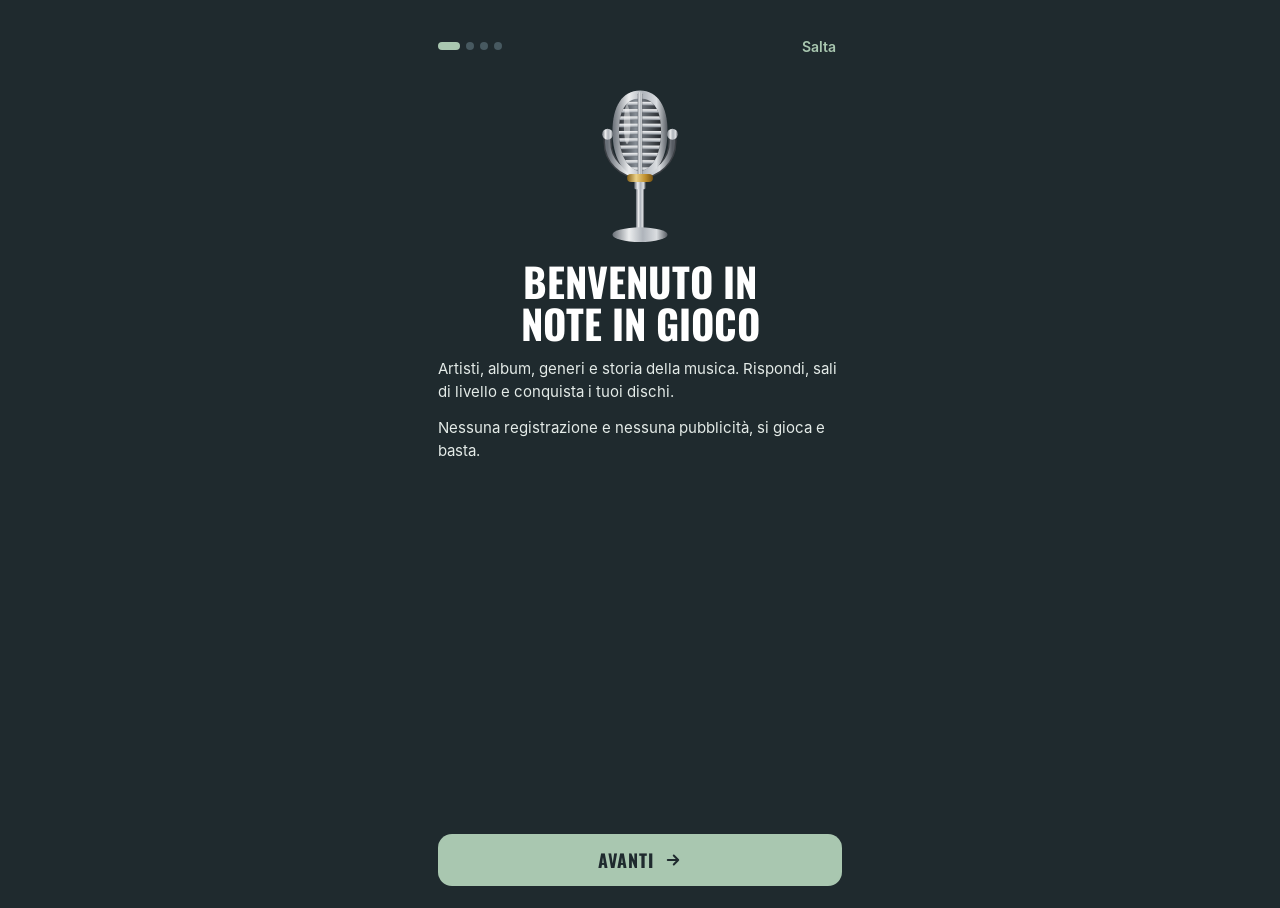
<file: index.html>
<!doctype html>
<html lang="it">
<head>
<meta charset="utf-8">
<title>Note in Gioco</title>
<meta name="viewport" content="width=device-width, initial-scale=1, viewport-fit=cover">
<meta name="description" content="Il quiz di musica gratis, senza pubblicità e senza registrazione.">
<meta name="theme-color" content="#1F2A2E">
<link rel="manifest" href="manifest.webmanifest">
<link rel="icon" href="icons/icon.svg" type="image/svg+xml">
<link rel="apple-touch-icon" href="icons/icon-192.png">
<link rel="stylesheet" href="fonts/fonts.css">
<style>
/* Layout: una colonna da telefono (max 440px) centrata, una schermata per volta */
:root {
  --bg: #1F2A2E; --card: #2A373C; --line: #3A494F; --line2: #475960; --line3: #56686F;
  --fg: #FFFFFF; --muted: #C5D0CF; --track: #33434A; --deep: #151D20;
  --accent: #A9C7B0; --accent-d: #6E8F78; --cool: #8FB8B0; --hot: #D9967E; --err: #E3A58C; --gold: #E8C874;
  --ink: #1F2A2E;
  --display: "Oswald", "Arial Narrow", sans-serif;
  --body: "Inter", system-ui, -apple-system, "Segoe UI", sans-serif;
  color-scheme: dark;
}
html, body { height: 100%; }
body { background: var(--bg); color: var(--fg); font-family: var(--body); font-size: 15px; -webkit-tap-highlight-color: transparent; }
* { box-sizing: border-box; }
button { font: inherit; color: inherit; cursor: pointer; }
button:disabled { cursor: default; }
:focus-visible { outline: 2px solid var(--accent); outline-offset: 2px; }
#app { max-width: 440px; margin: 0 auto; min-height: 100%; display: flex; flex-direction: column; gap: 14px;
  padding-block: 18px 22px; padding-left: max(18px, env(safe-area-inset-left, 0px)); padding-right: max(18px, env(safe-area-inset-right, 0px)); }
.row { display: flex; align-items: center; gap: 12px; }
.between { justify-content: space-between; }
.grow { flex: 1; min-width: 0; }
.eyebrow { font-size: 11px; font-weight: 600; letter-spacing: 2px; text-transform: uppercase; color: var(--accent); }
.disp { font-family: var(--display); font-weight: 700; text-transform: uppercase; line-height: 1.05; text-wrap: balance; }
.muted { color: var(--muted); }
.small { font-size: 12px; }
.card { background: var(--card); border: 1px solid var(--line); border-radius: 18px; }
.iconbtn { width: 44px; height: 44px; flex: none; border-radius: 12px; background: var(--card); border: 1px solid var(--line); display: flex; align-items: center; justify-content: center; }
.btn { height: 52px; border-radius: 14px; border: none; background: var(--accent); color: var(--ink); font-family: var(--display); font-weight: 700; font-size: 18px; letter-spacing: 1px; text-transform: uppercase; display: flex; align-items: center; justify-content: center; gap: 10px; width: 100%; }
.btn.ghost { background: transparent; border: 1px solid var(--line3); color: var(--fg); font-family: var(--body); font-size: 15px; font-weight: 600; letter-spacing: 0; text-transform: none; }
.btn.link { background: transparent; color: var(--accent); height: 44px; font-family: var(--body); font-size: 14px; font-weight: 600; text-transform: none; letter-spacing: 0; }
.btn:active { transform: translateY(1px); }
.grid2 { display: grid; grid-template-columns: repeat(2, minmax(0, 1fr)); gap: 12px; }
.grid3 { display: grid; grid-template-columns: repeat(3, minmax(0, 1fr)); gap: 10px; }
.bar { height: 6px; background: var(--track); border-radius: 999px; overflow: hidden; }
.bar > i { display: block; height: 100%; background: var(--accent); border-radius: 999px; transition: width .5s ease; }
.bar.gold > i { background: linear-gradient(to right, #B8913A, var(--gold)); }
.tab { font-variant-numeric: tabular-nums; }

/* Home */
.hero { position: relative; min-height: 104px; }
.hero .mic { position: absolute; right: -16px; top: -46px; width: 132px; height: 178px; opacity: .85;
  -webkit-mask-image: linear-gradient(to bottom, #000 45%, transparent 92%); mask-image: linear-gradient(to bottom, #000 45%, transparent 92%); pointer-events: none; }
.hero h1 { position: relative; margin: 0; font-size: 38px; padding-top: 8px; text-shadow: 0 2px 12px var(--bg); max-width: 260px; }
.hero p { position: relative; margin: 8px 0 0; font-size: 14px; color: var(--muted); }
.scalata { position: relative; overflow: hidden; padding: 20px 22px 62px; display: flex; flex-direction: column; gap: 11px; }
.scalata .vinyl { position: absolute; top: -44px; right: -74px; width: 190px; height: 190px; }
.scalata .keys { position: absolute; left: 0; bottom: 0; width: 100%; height: 46px; }
.scalata .btn { height: 50px; margin-top: 2px; }
.scalata > *:not(svg) { position: relative; }
.mode { position: relative; overflow: hidden; height: 150px; border-radius: 16px; background: var(--card); border: 1px solid var(--line); padding: 0 12px 14px; text-align: left; display: flex; flex-direction: column; justify-content: flex-end; gap: 4px; }
.mode svg.inst { position: absolute; top: -6px; right: -44px; width: 190px; height: 131px;
  -webkit-mask-image: linear-gradient(to right, transparent 8%, #000 55%); mask-image: linear-gradient(to right, transparent 8%, #000 55%); }
.mode .fade { position: absolute; left: 0; right: 0; bottom: 0; height: 104px; background: linear-gradient(to top, var(--card) 45%, rgba(42,55,60,0)); }
.mode > span:not(.fade) { position: relative; }
.mode .t { font-family: var(--display); font-weight: 600; font-size: min(19px, 4.7vw); letter-spacing: .3px; text-transform: uppercase; white-space: nowrap; }

/* Gioco */
.qcard { position: relative; overflow: hidden; padding: 18px 18px 20px; display: flex; flex-direction: column; gap: 12px; min-height: 124px; }
.qcard .vin { position: absolute; right: -104px; top: 50%; margin-top: -105px; width: 210px; height: 210px; opacity: .85;
  -webkit-mask-image: linear-gradient(to left, #000 45%, transparent 100%); mask-image: linear-gradient(to left, #000 45%, transparent 100%); }
.qcard > *:not(svg) { position: relative; }
.chip { align-self: flex-start; font-size: 10px; font-weight: 600; letter-spacing: 1.5px; text-transform: uppercase; color: var(--ink); background: var(--accent); border-radius: 999px; padding: 5px 10px; }
.qtext { font-size: 20px; font-weight: 700; line-height: 1.3; max-width: 268px; text-wrap: pretty; }
.answers { display: flex; flex-direction: column; gap: 9px; }
.ans { min-height: 52px; border-radius: 14px; border: 1px solid var(--line); background: var(--card); font-size: 16px; font-weight: 600; display: flex; align-items: center; gap: 14px; padding: 8px 14px; text-align: left; transition: background .15s, border-color .15s, opacity .2s; }
.ans .l { width: 30px; height: 30px; border-radius: 999px; flex: none; display: flex; align-items: center; justify-content: center; font-family: var(--display); font-size: 15px; background: var(--track); }
.ans .tag { margin-left: auto; font-size: 11px; font-weight: 600; letter-spacing: 1px; text-transform: uppercase; }
.ans.off { opacity: .3; text-decoration: line-through; }
.ans.dim { opacity: .45; }
.ans.ok { border: 2px solid var(--accent); background: rgba(169,199,176,.16); box-shadow: 0 0 18px rgba(169,199,176,.3); }
.ans.ok .l { background: var(--accent); color: var(--ink); }
.ans.ok .tag { color: var(--accent); }
.ans.ko { border: 2px solid var(--err); background: rgba(217,150,126,.15); }
.ans.ko .l { background: var(--err); color: var(--ink); }
.ans.ko .tag { color: var(--err); }
.hint { display: flex; gap: 12px; align-items: flex-start; background: rgba(169,199,176,.12); border: 1px solid var(--accent-d); border-radius: 14px; padding: 12px 14px; font-size: 14px; line-height: 1.4; color: #E4EBE8; }
.aids { margin-top: auto; display: grid; grid-template-columns: repeat(3, minmax(0, 1fr)); gap: 8px; padding-top: 4px; }
.aid { background: transparent; border: none; display: flex; flex-direction: column; align-items: center; gap: 6px; }
.aid .c { width: 64px; height: 64px; border-radius: 999px; background: radial-gradient(circle at 35% 30%, #3E5158, var(--card) 70%); border: 1px solid var(--line3); box-shadow: 0 6px 16px rgba(0,0,0,.35); display: flex; align-items: center; justify-content: center; overflow: hidden; }
.aid span.n { font-size: 12px; font-weight: 600; line-height: 1.25; text-align: center; }
.aid:disabled { opacity: .35; }
.panel { margin-top: auto; padding: 18px; display: flex; flex-direction: column; gap: 14px; border-radius: 20px; background: var(--card); border: 1px solid var(--line2); box-shadow: 0 -10px 30px rgba(0,0,0,.3); animation: up .3s ease; }
.panel.good { border-top: 3px solid var(--accent); }
.panel.bad { border-top: 3px solid var(--err); }
.fact { display: flex; gap: 10px; background: var(--bg); border-radius: 12px; padding: 12px; font-size: 13px; line-height: 1.45; color: #E4EBE8; }
.pts { display: flex; flex-direction: column; align-items: flex-end; }
.pts b { font-family: var(--display); font-size: 22px; color: var(--accent); }
.pts small { font-size: 11px; color: var(--muted); text-transform: uppercase; letter-spacing: 1px; }
.staff { width: 100%; height: auto; display: block; }
.dots { display: flex; justify-content: space-between; gap: 4px; }
.dots i { width: 26px; height: 26px; border-radius: 999px; display: flex; align-items: center; justify-content: center; }
.dots i b { width: 6px; height: 6px; border-radius: 999px; }
.exitbar { display: flex; align-items: center; gap: 10px; background: var(--card); border: 1px solid var(--line2); border-radius: 14px; padding: 10px 12px; font-size: 13px; }
.exitbar button { height: 40px; padding: 0 14px; border-radius: 10px; border: 1px solid var(--line3); background: transparent; font-size: 13px; font-weight: 600; }
.exitbar button.yes { background: var(--err); color: var(--ink); border: none; }
.timer { width: 44px; height: 44px; flex: none; position: relative; display: flex; align-items: center; justify-content: center; }
.timer svg { position: absolute; inset: 0; transform: rotate(-90deg); }
.timer b { position: relative; font-family: var(--display); font-weight: 700; font-size: 16px; font-variant-numeric: tabular-nums; }
.timer.low b { color: var(--err); }
.timer.low { animation: pulse 1s ease-in-out infinite; }
@keyframes pulse { 50% { transform: scale(1.08); } }
.btn.shine { position: relative; overflow: hidden; border-color: var(--gold); color: var(--gold); font-weight: 700; }
.btn.shine::after, .shinecard::after { content: ""; position: absolute; top: 0; bottom: 0; width: 45%; left: -60%; background: linear-gradient(100deg, transparent, rgba(232,200,116,.35), transparent); animation: sweep 2.6s ease-in-out infinite; pointer-events: none; }
.shinecard { position: relative; overflow: hidden; }
@keyframes sweep { 0% { left: -60%; } 60%, 100% { left: 130%; } }
button.medal { color: var(--fg); font: inherit; }
.medal.fresh { position: relative; border-color: var(--gold); background: linear-gradient(160deg, rgba(232,200,116,.14), var(--card) 60%); }
.medal.fresh b { color: var(--gold); }
.medal .newtag { position: absolute; top: 6px; right: 6px; font-size: 9px; font-weight: 700; letter-spacing: 1px; text-transform: uppercase; color: var(--ink); background: var(--gold); border-radius: 999px; padding: 2px 6px; }
.reveal .rbox { display: flex; flex-direction: column; align-items: center; gap: 18px; text-align: center; animation: up .25s ease; }
.reveal .stage { position: relative; width: 240px; height: 210px; display: flex; align-items: center; justify-content: center; }
.reveal .bigmedal { position: relative; z-index: 2; filter: drop-shadow(0 10px 22px rgba(0,0,0,.5)); }
.reveal.fresh .bigmedal { animation: medalout 1.5s cubic-bezier(.2,.8,.2,1) both; animation-delay: .35s; z-index: 1; }
.reveal .sleeve { position: absolute; z-index: 2; animation: sleeveaway 1.3s ease both; animation-delay: .35s; }
.reveal .rtext { display: flex; flex-direction: column; align-items: center; gap: 6px; max-width: 300px; }
.reveal.fresh .rtext { animation: fade .5s ease both; animation-delay: 1.5s; }
.fnote { position: absolute; bottom: 30px; margin-left: -10px; z-index: 3; font-weight: 700; opacity: 0; animation: noteup 1.7s ease-out both; pointer-events: none; text-shadow: 0 0 10px rgba(232,200,116,.4); }
.reveal.closing { animation: fadeout .3s ease both; }
.reveal.closing .bigmedal { animation: shrink .3s ease both; }
@keyframes medalout { 0% { transform: translateY(10px) scale(.5); opacity: 0; } 25% { transform: translateY(-40px) scale(.55); opacity: 1; } 65% { transform: translateY(-6px) scale(1.12); } 100% { transform: none; opacity: 1; } }
@keyframes sleeveaway { 0%, 25% { transform: none; opacity: 1; } 70% { transform: translateY(70px) rotate(-6deg); opacity: 0; } 100% { transform: translateY(80px); opacity: 0; } }
@keyframes noteup { 0% { transform: translateY(0) scale(.6); opacity: 0; } 20% { opacity: 1; } 100% { transform: translateY(-170px) scale(1.1) rotate(12deg); opacity: 0; } }
@keyframes fadeout { to { opacity: 0; } }
@keyframes shrink { to { transform: scale(.3); opacity: 0; } }
.sfida { position: relative; overflow: hidden; padding: 16px 16px 14px; display: flex; flex-direction: column; gap: 8px; border-color: rgba(232,200,116,.55); background: linear-gradient(160deg, rgba(232,200,116,.10), var(--card) 55%); }
.sfida .btn { height: 46px; }
.btn.gold { background: var(--gold); color: var(--ink); }
.mnote.on { animation: bump .45s ease; }
@keyframes bump { 40% { transform: scale(1.45); } }
.switch { width: 46px; height: 28px; border-radius: 999px; background: var(--track); border: 1px solid var(--line2); position: relative; flex: none; transition: background .2s; }
.switch i { position: absolute; top: 3px; left: 3px; width: 20px; height: 20px; border-radius: 999px; background: var(--muted); transition: transform .2s, background .2s; }
.switch.on { background: var(--accent-d); border-color: var(--accent); }
.switch.on i { transform: translateX(18px); background: #FFFFFF; }
.ibtn { width: 32px; height: 32px; flex: none; border-radius: 999px; background: rgba(21,29,32,.8); border: 1px solid var(--line3); color: var(--fg); font-family: Georgia, "Times New Roman", serif; font-style: italic; font-weight: 700; font-size: 16px; display: inline-flex; align-items: center; justify-content: center; padding: 0; }
.ibtn.sm { width: 26px; height: 26px; font-size: 14px; }
.ibtn.abs { position: absolute; top: 10px; right: 10px; z-index: 3; }
.ibtn.abs.left { left: 10px; right: auto; }
.mwrap { position: relative; min-width: 0; }
.nbadge { min-width: 22px; height: 22px; padding: 0 6px; border-radius: 999px; background: var(--gold); color: var(--ink); font-size: 12px; font-weight: 800; display: inline-flex; align-items: center; justify-content: center; }
.mwrap .mode { width: 100%; }
.rules { margin: 4px 0 0; padding-left: 18px; display: flex; flex-direction: column; gap: 8px; font-size: 14px; line-height: 1.45; color: #E4EBE8; }
.introp { margin: 0; font-size: 15px; line-height: 1.5; color: #E4EBE8; }
.ilist { display: flex; flex-direction: column; gap: 10px; }
.ilist > div { background: var(--card); border: 1px solid var(--line); border-radius: 14px; padding: 12px 14px; display: flex; flex-direction: column; gap: 3px; }
.ilist b { font-family: var(--display); font-size: 17px; text-transform: uppercase; letter-spacing: .5px; }
.ilist span { font-size: 13px; color: var(--muted); line-height: 1.4; }
.duelcard { width: 100%; min-height: 96px; border-radius: 16px; background: var(--card); border: 1px solid var(--line); padding: 14px 14px 14px 16px; display: flex; align-items: center; gap: 12px; color: var(--fg); }
.duelcard .t { font-family: var(--display); font-weight: 600; font-size: 21px; letter-spacing: .5px; text-transform: uppercase; }
.vsart { position: relative; display: flex; align-items: center; flex: none; margin-right: 30px; }
.vsart b { position: absolute; left: 50%; top: 50%; transform: translate(-50%, -50%); font-family: var(--display); font-size: 18px; color: var(--fg); background: var(--bg); border: 1px solid var(--line3); border-radius: 999px; width: 34px; height: 34px; display: flex; align-items: center; justify-content: center; }
.avatar { width: 44px; height: 44px; flex: none; border-radius: 999px; background: var(--bg); border: 2px solid var(--accent); color: var(--accent); display: inline-flex; align-items: center; justify-content: center; font-family: var(--display); font-weight: 700; font-size: 18px; }
.vsline { display: flex; align-items: center; gap: 10px; color: var(--muted); font-family: var(--display); font-size: 14px; letter-spacing: 2px; }
.vsline::before, .vsline::after { content: ""; flex: 1; height: 1px; background: var(--line2); }
.pill { height: 38px; padding: 0 14px; border-radius: 999px; background: var(--bg); border: 1px solid var(--line3); color: var(--fg); font-size: 14px; font-weight: 600; }
.namelink { background: none; border: none; padding: 0; color: var(--fg); font-weight: 700; text-decoration: underline; text-decoration-color: var(--line3); text-underline-offset: 3px; font-size: inherit; }
.still, .still * { animation: none !important; }
.pstag { align-self: flex-start; display: inline-flex; align-items: center; height: 24px; padding: 0 10px; border-radius: 999px; background: var(--gold); color: var(--ink); font-size: 11px; font-weight: 800; letter-spacing: .3px; }
.pstag.abs { position: absolute; top: 12px; right: 12px; z-index: 2; height: 22px; padding: 0 8px; }
.mode > .pstag.abs { position: absolute; }
.radio { width: 18px; height: 18px; flex: none; border-radius: 999px; border: 2px solid var(--line3); }
.radio.on { border-color: var(--accent); box-shadow: inset 0 0 0 4px var(--card); background: var(--accent); }
.modal { position: fixed; inset: 0; z-index: 50; display: flex; align-items: center; justify-content: center; padding: 24px max(20px, env(safe-area-inset-right, 0px)) 24px max(20px, env(safe-area-inset-left, 0px)); background: rgba(12,17,19,.72); backdrop-filter: blur(3px); animation: fade .2s ease; }
.modal .box { width: 100%; max-width: 360px; background: var(--card); border: 1px solid var(--line2); border-radius: 22px; padding: 24px 20px 20px; display: flex; flex-direction: column; align-items: center; gap: 12px; text-align: center; box-shadow: 0 20px 50px rgba(0,0,0,.5); animation: up .25s ease; }
.modal .box p { margin: 0; font-size: 15px; line-height: 1.45; color: var(--muted); }
@keyframes fade { from { opacity: 0; } to { opacity: 1; } }
@keyframes up { from { transform: translateY(16px); opacity: 0; } to { transform: none; opacity: 1; } }
@media (prefers-reduced-motion: reduce) { .panel, .modal, .modal .box, .timer.low, .btn.shine::after, .shinecard::after, .reveal .rbox, .reveal.fresh .bigmedal, .reveal .sleeve, .reveal.fresh .rtext, .reveal.closing, .reveal.closing .bigmedal, .mnote.on { animation: none; } .reveal .sleeve, .fnote { display: none; } .bar > i { transition: none; } }

/* Tema, bacheca, classifica */
.genre { position: relative; overflow: hidden; height: 112px; border-radius: 16px; background: var(--card); border: 1px solid var(--line); text-align: left; padding: 12px 12px 12px 14px; display: flex; flex-direction: column; justify-content: flex-end; gap: 4px; }
.genre.sel { background: rgba(169,199,176,.16); border: 2px solid var(--accent); }
.genre .rec { position: absolute; top: -18px; right: -18px; width: 76px; height: 76px; border-radius: 999px; background: var(--deep); box-shadow: inset 0 0 0 6px #1B2528, inset 0 0 0 12px var(--deep), inset 0 0 0 13px #2E3C41, inset 0 0 0 20px var(--deep), inset 0 0 0 21px #2E3C41; }
.genre .lab { position: absolute; top: 4px; right: 4px; width: 32px; height: 32px; border-radius: 999px; display: flex; align-items: center; justify-content: center; font-family: var(--display); font-weight: 700; font-size: 12px; color: var(--ink); }
.genre .nm { position: relative; font-family: var(--display); font-weight: 600; font-size: 17px; text-transform: uppercase; line-height: 1.1; padding-right: 30px; }
.genre > span.s { position: relative; }
.medal { background: var(--card); border: 1px solid var(--line); border-radius: 14px; padding: 10px 6px; display: flex; flex-direction: column; align-items: center; gap: 4px; text-align: center; }
.medal.lock { opacity: .55; }
.medal b { font-size: 12px; line-height: 1.2; }
.medal small { font-size: 10px; color: var(--muted); line-height: 1.3; }
.seg { display: grid; grid-template-columns: repeat(4, minmax(0, 1fr)); gap: 6px; background: var(--card); border: 1px solid var(--line); border-radius: 14px; padding: 4px; }
.seg button { height: 40px; border: none; border-radius: 10px; background: transparent; color: var(--muted); font-size: 13px; font-weight: 700; }
.seg button.on { background: var(--accent); color: var(--ink); }
.lrow { min-height: 52px; border-radius: 14px; background: var(--card); border: 1px solid var(--line); display: flex; align-items: center; gap: 12px; padding: 6px 14px; }
.lrow.me { background: rgba(169,199,176,.14); border-color: var(--accent); }
.lrow .p { width: 22px; font-family: var(--display); font-weight: 700; font-size: 16px; color: var(--muted); }
.lrow .v { font-family: var(--display); font-weight: 600; font-size: 16px; }
.podium { display: flex; align-items: flex-end; justify-content: center; gap: 10px; min-height: 170px; }
.podium > div { flex: 1; display: flex; flex-direction: column; align-items: center; gap: 6px; min-width: 0; }
.podium .av { border-radius: 999px; background: var(--card); border: 2px solid; display: flex; align-items: center; justify-content: center; font-family: var(--display); font-weight: 700; font-size: 18px; }
.podium .st { width: 100%; border-radius: 10px 10px 0 0; display: flex; justify-content: center; padding-top: 6px; font-family: var(--display); font-weight: 700; font-size: 20px; color: var(--ink); }
.podium .nm { font-size: 13px; font-weight: 700; max-width: 100%; overflow: hidden; text-overflow: ellipsis; white-space: nowrap; }
.field { display: flex; flex-direction: column; gap: 6px; }
.field input { height: 50px; border-radius: 12px; border: 1px solid var(--line2); background: var(--card); color: var(--fg); padding: 0 14px; font: inherit; font-size: 16px; }
.empty { padding: 22px 16px; text-align: center; color: var(--muted); font-size: 14px; line-height: 1.5; border: 1px dashed var(--line2); border-radius: 14px; }
.info p { margin: 0; font-size: 14px; line-height: 1.55; color: #E4EBE8; }
.info h2 { margin: 6px 0 0; font-family: var(--display); font-size: 18px; text-transform: uppercase; letter-spacing: .5px; }
.center { align-items: center; text-align: center; }
.toast { position: fixed; left: 50%; bottom: calc(18px + env(safe-area-inset-bottom, 0px)); transform: translateX(-50%); background: var(--accent); color: var(--ink); font-weight: 700; font-size: 14px; padding: 10px 16px; border-radius: 999px; box-shadow: 0 8px 20px rgba(0,0,0,.4); }
</style>
</head>
<body>

<svg width="0" height="0" style="position:absolute" aria-hidden="true">
  <defs>
    <linearGradient id="gChrome" x1="0" y1="0" x2="1" y2="0"><stop offset="0" stop-color="#6E747C"/><stop offset=".3" stop-color="#F7F8F9"/><stop offset=".55" stop-color="#B7BCC3"/><stop offset=".8" stop-color="#E4E7EA"/><stop offset="1" stop-color="#5A5F66"/></linearGradient>
    <linearGradient id="gMesh" x1="0" y1="0" x2="1" y2="0"><stop offset="0" stop-color="#2C3035"/><stop offset=".4" stop-color="#8C939B"/><stop offset="1" stop-color="#25282C"/></linearGradient>
    <linearGradient id="gRib" x1="0" y1="0" x2="0" y2="1"><stop offset="0" stop-color="#FFFFFF"/><stop offset=".6" stop-color="#C9CDD2"/><stop offset="1" stop-color="#7C828A"/></linearGradient>
    <linearGradient id="gGold" x1="0" y1="0" x2="1" y2="0"><stop offset="0" stop-color="#8A6214"/><stop offset=".35" stop-color="#F6DA8C"/><stop offset=".7" stop-color="#C9962E"/><stop offset="1" stop-color="#7A5410"/></linearGradient>
    <clipPath id="micClip"><path d="M37 9 C46 9 50 17 50 29 C50 42 46 52 37 54 C28 52 24 42 24 29 C24 17 28 9 37 9 Z"/></clipPath>
    <radialGradient id="gHead" cx=".4" cy=".4" r=".7"><stop offset="0" stop-color="#FFFFFF"/><stop offset="1" stop-color="#DDD6C8"/></radialGradient>
    <linearGradient id="gLacquer" x1="0" y1="0" x2="1" y2="0"><stop offset="0" stop-color="#3A0F05"/><stop offset=".22" stop-color="#9C3B17"/><stop offset=".38" stop-color="#E08A4C"/><stop offset=".55" stop-color="#A8441B"/><stop offset=".85" stop-color="#6E2510"/><stop offset="1" stop-color="#2E0C04"/></linearGradient>
    <radialGradient id="gBurst" cx=".5" cy=".62" r=".62"><stop offset="0" stop-color="#F8D899"/><stop offset=".42" stop-color="#E2A24F"/><stop offset=".78" stop-color="#99501B"/><stop offset="1" stop-color="#3A1806"/></radialGradient>
    <linearGradient id="gNeck" x1="0" y1="0" x2="1" y2="0"><stop offset="0" stop-color="#22130A"/><stop offset=".5" stop-color="#4E2D17"/><stop offset="1" stop-color="#22130A"/></linearGradient>
    <linearGradient id="gStick" x1="0" y1="0" x2="0" y2="1"><stop offset="0" stop-color="#F7DFB4"/><stop offset=".5" stop-color="#D9A866"/><stop offset="1" stop-color="#9C6A33"/></linearGradient>
    <linearGradient id="gKey" x1="0" y1="0" x2="0" y2="1"><stop offset="0" stop-color="#CFCAC0"/><stop offset=".15" stop-color="#FBFAF6"/><stop offset=".85" stop-color="#EEEAE2"/><stop offset="1" stop-color="#C8C2B6"/></linearGradient>
    <linearGradient id="gBlack" x1="0" y1="0" x2="1" y2="0"><stop offset="0" stop-color="#050505"/><stop offset=".5" stop-color="#3A3A3C"/><stop offset="1" stop-color="#0A0A0A"/></linearGradient>
    <linearGradient id="gBlackTop" x1="0" y1="0" x2="0" y2="1"><stop offset="0" stop-color="#1C1C1E"/><stop offset=".7" stop-color="#3C3C40"/><stop offset="1" stop-color="#55555A"/></linearGradient>
    <linearGradient id="gWood" x1="0" y1="0" x2="0" y2="1"><stop offset="0" stop-color="#4A2C18"/><stop offset="1" stop-color="#1A0E07"/></linearGradient>
    <linearGradient id="gSheen" x1="0" y1="0" x2="1" y2="1"><stop offset="0" stop-color="#FFFFFF" stop-opacity="0"/><stop offset=".5" stop-color="#FFFFFF" stop-opacity=".18"/><stop offset="1" stop-color="#FFFFFF" stop-opacity="0"/></linearGradient>
    <radialGradient id="gDisc" cx=".5" cy=".5" r=".5"><stop offset=".3" stop-color="#101618"/><stop offset=".96" stop-color="#182226"/><stop offset="1" stop-color="#2C3A3F"/></radialGradient>
    <radialGradient id="gLabel" cx=".4" cy=".35" r=".7"><stop offset="0" stop-color="#C6DDD0"/><stop offset="1" stop-color="#8FB09A"/></radialGradient>
    <linearGradient id="gFrame" x1="0" y1="0" x2="1" y2="1"><stop offset="0" stop-color="#5A3820"/><stop offset=".5" stop-color="#2E1B0E"/><stop offset="1" stop-color="#4A2D18"/></linearGradient>
    <linearGradient id="gOro" x1="0" y1="0" x2="1" y2="1"><stop offset="0" stop-color="#8A6214"/><stop offset=".25" stop-color="#F6DA8C"/><stop offset=".45" stop-color="#C9962E"/><stop offset=".6" stop-color="#FFF1C2"/><stop offset=".8" stop-color="#B8862A"/><stop offset="1" stop-color="#7A5410"/></linearGradient>
    <linearGradient id="gPlatino" x1="0" y1="0" x2="1" y2="1"><stop offset="0" stop-color="#6E747C"/><stop offset=".25" stop-color="#F7F8F9"/><stop offset=".45" stop-color="#B7BCC3"/><stop offset=".6" stop-color="#FFFFFF"/><stop offset=".8" stop-color="#A9AFB6"/><stop offset="1" stop-color="#5A5F66"/></linearGradient>
    <linearGradient id="gDiamante" x1="0" y1="0" x2="1" y2="1"><stop offset="0" stop-color="#4E6F79"/><stop offset=".25" stop-color="#E6F7FA"/><stop offset=".45" stop-color="#9CC9D3"/><stop offset=".6" stop-color="#FFFFFF"/><stop offset=".8" stop-color="#8DB8C2"/><stop offset="1" stop-color="#4E6F79"/></linearGradient>
    <linearGradient id="gPlaque" x1="0" y1="0" x2="0" y2="1"><stop offset="0" stop-color="#F3DC9A"/><stop offset=".5" stop-color="#D2AC52"/><stop offset="1" stop-color="#A9802C"/></linearGradient>
    <radialGradient id="gCoin" cx=".35" cy=".3" r=".8"><stop offset="0" stop-color="#FFF1C2"/><stop offset=".45" stop-color="#E8C874"/><stop offset="1" stop-color="#B8913A"/></radialGradient>
    <linearGradient id="gSleeve" x1="0" y1="0" x2="1" y2="1"><stop offset="0" stop-color="#C6DDD0"/><stop offset=".55" stop-color="#A9C7B0"/><stop offset="1" stop-color="#6E8F78"/></linearGradient>
    <linearGradient id="gShine" x1="0" y1="0" x2="1" y2="1"><stop offset="0" stop-color="#FFFFFF" stop-opacity="0"/><stop offset=".5" stop-color="#FFFFFF" stop-opacity=".45"/><stop offset="1" stop-color="#FFFFFF" stop-opacity="0"/></linearGradient>
  </defs>
</svg>

<div id="app" aria-live="polite"></div>

<script>
const BUILTIN_QUESTIONS = [{"id": 1, "q": "In che anno è uscito l'album Abbey Road dei Beatles?", "ok": "1969", "w": ["1967", "1968", "1970"], "g": "Rock", "a": "Album", "d": 3, "h": "È l'ultimo album che i Beatles hanno registrato insieme.", "s": "La foto di copertina fu scattata sulle strisce pedonali davanti agli studi di Abbey Road, a Londra."}, {"id": 2, "q": "Quale strumento suonava principalmente Jimi Hendrix?", "ok": "Chitarra elettrica", "w": ["Tastiere", "Batteria", "Basso"], "g": "Rock", "a": "Strumenti", "d": 1, "h": "La sua esibizione a Woodstock nel 1969 è rimasta nella storia.", "s": "Era mancino e suonava spesso una chitarra per destri girata al contrario."}, {"id": 3, "q": "Chi ha cantato Nel blu dipinto di blu al Festival di Sanremo del 1958?", "ok": "Domenico Modugno", "w": ["Gino Paoli", "Claudio Villa", "Adriano Celentano"], "g": "Musica italiana", "a": "Festival e premi", "d": 2, "h": "Era anche attore, e il brano lo ha scritto lui con Franco Migliacci.", "s": "Nel mondo il brano è conosciuto anche come Volare."}, {"id": 4, "q": "Quale membro dei Queen ha scritto il brano Another One Bites the Dust?", "ok": "John Deacon", "w": ["Roger Taylor", "Brian May", "Freddie Mercury"], "g": "Rock", "a": "Brani", "d": 3, "h": "Era il bassista della band e ha composto anche altri grandi successi dei Queen.", "s": "Il brano è caratterizzato da una linea di basso particolarmente riconoscibile, diventata uno dei suoi elementi distintivi."}, {"id": 5, "q": "Chi vinse la prima edizione del Festival di Sanremo, nel 1951?", "ok": "Nilla Pizzi", "w": ["Mina", "Claudio Villa", "Domenico Modugno"], "g": "Musica italiana", "a": "Festival e premi", "d": 2, "h": "Vinse con una canzone il cui titolo contiene un riferimento ai fiori", "s": "La canzone vincitrice si intitolava Grazie dei fiori. La prima edizione si svolse al Casinò di Sanremo."}, {"id": 6, "q": "Quale artista dei Daft Punk si nascondeva dietro il casco argentato?", "ok": "Thomas Bangalter", "w": ["David Guetta", "Guy-Manuel de Homem-Christo", "Jean-Michel Jarre"], "g": "Elettronica e dance", "a": "Artisti e band", "d": 4, "h": "Il duo francese era composto da due musicisti, uno con casco argentato e uno con casco dorato.", "s": "I Daft Punk hanno utilizzato i caschi robotici per costruire un'identità visiva misteriosa, evitando di mostrare frequentemente i propri volti."}, {"id": 7, "q": "Quale album dei Pink Floyd presenta sulla copertina un prisma attraversato da un fascio di luce che si scompone nei colori dell'arcobaleno?", "ok": "The Dark Side of the Moon", "w": ["Animals", "Wish You Were Here", "The Wall"], "g": "Anni '60 e '70", "a": "Album", "d": 1, "h": "È uno degli album più venduti e conosciuti della storia del rock, pubblicato nel 1973.", "s": "La copertina fu progettata dallo studio Hipgnosis, con il contributo grafico di George Hardie."}, {"id": 8, "q": "In quale anno è stato pubblicato l'album Master of Puppets dei Metallica?", "ok": "1986", "w": ["1995", "1984", "1988"], "g": "Metal", "a": "Album", "d": 2, "h": "È il terzo album in studio della band e contiene anche il brano Orion.", "s": "Fu l'ultimo album dei Metallica registrato con Cliff Burton al basso, prima della sua morte nel settembre 1986."}, {"id": 9, "q": "Chi produsse l'album Like a Virgin di Madonna?", "ok": "Nile Rodgers", "w": ["Giorgio Moroder", "Quincy Jones", "Trevor Horn"], "g": "Pop", "a": "Album", "d": 4, "h": "È anche il fondatore e chitarrista di una celebre band disco-funk chiamata Chic.", "s": "L'album, pubblicato nel novembre 1984, contiene anche successi come Material Girl e Dress You Up."}, {"id": 10, "q": "In quali città è stato registrato l'album Random Access Memories?", "ok": "Los Angeles, New York e Parigi", "w": ["Londra, Berlino e Tokyo", "Parigi, Roma e Madrid", "New York, Londra e Amsterdam"], "g": "Elettronica e dance", "a": "Album", "d": 5, "h": "Due città si trovano negli Stati Uniti, mentre la terza è la capitale francese.", "s": "L'album fu registrato tra il 2008 e il 2012."}, {"id": 11, "q": "Quale canzone dei Daft Punk, contenuta nell'album Random Access Memories, vede la partecipazione di Pharrell Williams e Nile Rodgers?", "ok": "Get Lucky", "w": ["One More Time", "Lose Yourself to Dance", "Instant Crush"], "g": "Elettronica e dance", "a": "Brani", "d": 2, "h": "Il titolo contiene una parola inglese che significa fortuna.", "s": "Il brano vinse il Grammy Award per la registrazione dell'anno nel 2014."}, {"id": 12, "q": "Con quale canzone i Måneskin hanno vinto l'Eurovision Song Contest nel 2021?", "ok": "Zitti e buoni", "w": ["Torna a casa", "Coraline", "Morirò da re"], "g": "Anni 2000 e oggi", "a": "Festival e premi", "d": 1, "h": "È la canzone che aveva permesso alla band di vincere il Festival di Sanremo nello stesso anno.", "s": "Con questa vittoria, l'Italia tornò a vincere l'Eurovision dopo 31 anni. L'ultima vittoria precedente era stata quella di Toto Cutugno nel 1990."}, {"id": 13, "q": "Quale brano apre l'album Nevermind dei Nirvana?", "ok": "Smells Like Teen Spirit", "w": ["Polly", "Come As You Are", "In Bloom"], "g": "Anni '90", "a": "Brani", "d": 2, "h": "È uno dei riff di chitarra più riconoscibili della storia del rock.", "s": "Il brano uscì come singolo prima dell'album e contribuì in maniera decisiva alla diffusione mondiale del grunge."}, {"id": 14, "q": "In quale momento della giornata Jimi Hendrix si esibì al Festival di Woodstock nel 1969?", "ok": "Lunedì mattina, intorno alle 9", "w": ["Venerdì sera a mezzanotte", "Domenica pomeriggio alle 15", "Sabato sera alle 22"], "g": "Rock", "a": "Festival e premi", "d": 4, "h": "La sua esibizione era prevista per la domenica, ma i ritardi accumulati cambiarono il programma.", "s": "Durante il concerto eseguì una celebre versione strumentale dell'inno nazionale statunitense, The Star-Spangled Banner."}, {"id": 15, "q": "Da quale lingua deriva il nome Måneskin e che cosa significa?", "ok": "Dal danese, significa chiaro di luna", "w": ["Dallo svedese, significa stella cadente", "Dal norvegese, significa notte senza fine", "Dall'islandese, significa luce del sole"], "g": "Anni 2000 e oggi", "a": "Curiosità", "d": 3, "h": "Il nome è un omaggio alle origini familiari della bassista Victoria De Angelis.", "s": "Victoria De Angelis ha origini danesi e fu proprio lei a proporre il nome alla band."}, {"id": 16, "q": "In quale giorno fu pubblicato ufficialmente l'album Nevermind dei Nirvana?", "ok": "24 settembre 1991", "w": ["14 febbraio 1992", "10 ottobre 1991", "21 settembre 1993"], "g": "Anni '90", "a": "Album", "d": 4, "h": "Fu pubblicato pochi giorni prima della fine di settembre del 1991.", "s": "Nel gennaio 1992 Nevermind raggiunse il primo posto della classifica Billboard 200, superando Dangerous di Michael Jackson."}, {"id": 17, "q": "In quale città si trovavano gli Sweet Silence Studios, dove i Metallica registrarono Master of Puppets?", "ok": "Copenaghen", "w": ["Los Angeles", "Londra", "Stoccolma"], "g": "Metal", "a": "Curiosità", "d": 5, "h": "Lo studio si trovava nella capitale di un Paese scandinavo famoso per la sua bandiera rossa con una croce bianca.", "s": "L'album fu registrato tra settembre e dicembre 1985 e prodotto dai Metallica insieme a Flemming Rasmussen."}, {"id": 18, "q": "Chi ha scritto la canzone We Are the Champions dei Queen?", "ok": "Freddie Mercury", "w": ["John Deacon", "Brian May", "Roger Taylor"], "g": "Rock", "a": "Brani", "d": 2, "h": "Il brano è diventato un vero inno sportivo ed è spesso cantato durante le celebrazioni delle vittorie.", "s": "La canzone fu pubblicata nel 1977 nell'album News of the World, insieme a un altro famosissimo brano della band: We Will Rock You."}, {"id": 19, "q": "Con quale canzone gli ABBA vinsero l'Eurovision Song Contest nel 1974?", "ok": "Waterloo", "w": ["Dancing Queen", "Mamma Mia", "Fernando"], "g": "Anni '60 e '70", "a": "Festival e premi", "d": 1, "h": "Il titolo richiama una famosa battaglia napoleonica.", "s": "La vittoria avvenne a Brighton, nel Regno Unito, e rappresentò il primo successo della Svezia nella storia dell'Eurovision."}, {"id": 20, "q": "Quale fu il primo grande successo di Stevie Wonder nelle classifiche americane, quando aveva appena 13 anni?", "ok": "Fingertips", "w": ["Isn't She Lovely", "Superstition", "My Cherie Amour"], "g": "Soul, funk e R&B", "a": "Brani", "d": 4, "h": "Il titolo inglese richiama le dita delle mani.", "s": "Quando iniziò a ottenere successo, Stevie Wonder veniva presentato con il soprannome di Little Stevie Wonder. Firmò con la Motown quando aveva appena 11 anni."}];
let QUESTIONS = BUILTIN_QUESTIONS;
const APP_NAME = "Note in Gioco";
const KEY = "quizmusicale.v1";
const TEST_MODE = false; /* false nella versione pubblicata */
const APP_LINK = "https://noteingioco.github.io/"; /* il link pubblico dell'app, quando ci sarà */
/* Come le certificazioni FIMI: oro, platino, multiplatino fino a 9, diamante = 10 platini. Più la demo iniziale. */
const BAR_ORO = "linear-gradient(to right,#B8913A,#E8C874)", BAR_PLAT = "linear-gradient(to right,#9EA7AD,#E9EEF0)", BAR_DIA = "linear-gradient(to right,#7FAAB4,#E6F7FA)";
const DISCS = [
  { id: "demo", nome: "Prima demo", verso: "Verso la prima demo", soglia: 1000, kind: "demo", bar: "linear-gradient(to right,#C9675B,#E3A58C)" },
  { id: "oro", nome: "Disco d'oro", verso: "Verso il disco d'oro", soglia: 15000, grad: "gOro", bar: BAR_ORO },
  { id: "platino", nome: "Disco di platino", verso: "Verso il disco di platino", soglia: 30000, grad: "gPlatino", bar: BAR_PLAT }
];
[2, 3, 4, 5, 6, 7, 8, 9].forEach(n => {
  const nome = n === 2 ? "Doppio platino" : n === 3 ? "Triplo platino" : n + " dischi di platino";
  DISCS.push({ id: "platino" + n, nome, verso: n <= 3 ? "Verso il " + nome.toLowerCase() : "Verso i " + nome, soglia: 30000 * n, grad: "gPlatino", bar: BAR_PLAT, x: n });
});
DISCS.push({ id: "diamante", nome: "Disco di diamante", verso: "Verso il disco di diamante", soglia: 300000, grad: "gDiamante", bar: BAR_DIA });
/* Dopo il diamante non c'è un tetto: un disco di diamante in più ogni 300.000 ascolti */
for (let n = 2; n <= 50; n++) {
  const nome = n === 2 ? "Doppio diamante" : n === 3 ? "Triplo diamante" : n + " dischi di diamante";
  DISCS.push({ id: "diamante" + n, nome, verso: n <= 3 ? "Verso il " + nome.toLowerCase() : "Verso i " + nome, soglia: 300000 * n, grad: "gDiamante", bar: BAR_DIA, x: n });
}
const MEDALS = [
  { id: "prima", nome: "Prima nota", desc: "La prima risposta giusta", sym: "♪" },
  { id: "cima", nome: "In cima", desc: "Completa una scalata", sym: "15" },
  { id: "senza", nome: "Senza maestro", desc: "Scalata completa senza aiuti", sym: "M" },
  { id: "pieno", nome: "Pieno", desc: "Tutte giuste in partita veloce", sym: "10" },
  { id: "special", nome: "Specialista", desc: "Tutte giuste in un quiz a tema", sym: "S" },
  { id: "eclettico", nome: "Eclettico", desc: "Gioca 3 generi diversi", sym: "3" },
  { id: "dieci", nome: "Dieci partite", desc: "Gioca 10 partite", sym: "x10" },
  { id: "tour7", nome: "Tour di 7 giorni", desc: "7 giorni di fila", sym: "7" },
  { id: "tour30", nome: "Tour mondiale", desc: "30 giorni di fila", sym: "30" },
  { id: "sfida1", nome: "Prima sfida", desc: "Gioca la sfida del giorno", sym: "S1" },
  { id: "cinque", nome: "Cinque su cinque", desc: "Sfida del giorno perfetta", sym: "5" },
  { id: "settimana", nome: "Settimana di sfide", desc: "7 sfide del giorno di fila", sym: "7S" },
  { id: "obiettivo1", nome: "Primo obiettivo", desc: "Completa un obiettivo della settimana", sym: "1" },
  { id: "piena", nome: "Settimana piena", desc: "Tutti e 3 gli obiettivi in una settimana", sym: "3/3" },
  { id: "mese", nome: "Mese perfetto", desc: "Settimana piena per 4 settimane di fila", sym: "4" },
  { id: "collez", nome: "Collezionista", desc: "25 obiettivi completati in tutto", sym: "25" },
  { id: "duello1", nome: "Primo duello", desc: "Gioca un duello con un amico", sym: "VS" },
  { id: "imbatt", nome: "Imbattibile", desc: "Vinci 5 duelli", sym: "5V" },
  { id: "orecchio", nome: "Orecchio assoluto", desc: "20 risposte giuste di fila", sym: "20" },
  { id: "ultimo", nome: "All'ultimo secondo", desc: "Risposta giusta con 1 secondo rimasto", sym: "1s" },
  { id: "tuttologo", nome: "Tuttologo", desc: "Almeno il 70% di giuste in 5 generi", sym: "70" },
  { id: "serata", nome: "Pieno di doppi", desc: "Tutte e 5 le partite doppie in un giorno", sym: "×2" },
  { id: "studioso", nome: "Studioso", desc: "Recupera 20 stonate", sym: "S" },
  { id: "fedele", nome: "Fedelissimo", desc: "Gioca in 100 giorni diversi", sym: "100" }
];
const GENRE_COLORS = ["#D9967E", "#A9C7B0", "#D4B98C", "#C6DDD8", "#DDAEA7", "#8FB8B0", "#E3C9A0", "#B7C4D6", "#E3A58C"];
const LEVELS = [
  ["Ascoltatore", 0], ["Appassionato", 300], ["Canticchiatore", 1000], ["Strimpellatore", 3000], ["Musicista di strada", 6000], ["Turnista", 12000],
  ["Solista", 24000], ["Band emergente", 42000], ["Gruppo spalla", 66000], ["Headliner", 102000], ["Star", 156000], ["Leggenda", 240000]
];

/* ---------- Salvataggio sul telefono ---------- */
function blankPlayer(name) {
  return { name, ascolti: 0, bestNote: 0, bestVeloce: 0, games: 0, medals: [], genres: [], lastDay: null, streak: 0, discs: [] };
}
function load() {
  try {
    const raw = localStorage.getItem(KEY);
    if (raw) { const d = JSON.parse(raw); if (d && d.players) return d; }
  } catch (e) {}
  return { current: "Giocatore 1", players: { "Giocatore 1": blankPlayer("Giocatore 1") }, history: [] };
}
function save() {
  try {
    if (typeof S !== "undefined" && S.game) {
      if (S.game.done) DB.saved = null;
      else if (S.view === "game" || S.view === "handoff") DB.saved = { player: DB.current, view: S.view, g: Object.assign({}, S.game, { used: Array.from(S.game.used || []) }) };
    }
    localStorage.setItem(KEY, JSON.stringify(DB));
  } catch (e) {}
}
let DB = load();
function P() { if (!DB.players[DB.current]) DB.players[DB.current] = blankPlayer(DB.current); return DB.players[DB.current]; }

/* ---------- Suoni e vibrazione ---------- */
function settings() { DB.settings = DB.settings || { sound: true, vibe: true }; return DB.settings; }
let AC = null;
function ac() {
  if (!settings().sound) return null;
  try { if (!AC) AC = new (window.AudioContext || window.webkitAudioContext)(); if (AC.state === "suspended") AC.resume(); } catch (e) { AC = null; }
  return AC;
}
function tone(freq, at, dur, opt) {
  const c = ac(); if (!c) return;
  opt = opt || {};
  const t0 = c.currentTime + (at || 0), vol = opt.vol || 0.22;
  const g = c.createGain(); g.connect(c.destination);
  g.gain.setValueAtTime(0.0001, t0); g.gain.exponentialRampToValueAtTime(vol, t0 + 0.012); g.gain.exponentialRampToValueAtTime(0.0001, t0 + dur);
  (opt.waves || ["triangle", "sine"]).forEach((w, i) => {
    const o = c.createOscillator(); o.type = w; o.frequency.setValueAtTime(freq * (i === 1 ? 2 : 1), t0);
    if (opt.detune) o.detune.setValueAtTime(opt.detune * (i ? -1 : 1), t0);
    const og = c.createGain(); og.gain.value = i ? 0.25 : 1; o.connect(og); og.connect(g);
    o.start(t0); o.stop(t0 + dur + 0.05);
  });
}
const NOTE = { C4: 261.63, D4: 293.66, E4: 329.63, G4: 392.0, A4: 440.0, C5: 523.25, D5: 587.33, E5: 659.25, G5: 783.99, A5: 880.0, C6: 1046.5 };
function vibe(p) { if (!settings().vibe) return; try { navigator.vibrate && navigator.vibrate(p); } catch (e) {} }
const SFX = {
  ok() { tone(NOTE.C5, 0, .35); tone(NOTE.E5, .07, .35); tone(NOTE.G5, .14, .5); vibe(30); },
  ko() { tone(196, 0, .35, { waves: ["sawtooth"], vol: .08, detune: 30 }); tone(185, .16, .5, { waves: ["sawtooth"], vol: .08, detune: 30 }); vibe([80, 60, 80]); },
  tick() { tone(1318, 0, .06, { waves: ["sine"], vol: .12 }); },
  timeout() { tone(220, 0, .25, { waves: ["square"], vol: .06 }); tone(165, .18, .6, { waves: ["square"], vol: .06 }); vibe(220); },
  medal() { [NOTE.G5, NOTE.C6, NOTE.E5, NOTE.G5, NOTE.C6].forEach((f, i) => tone(f, i * .09, .5, { vol: .14 })); vibe([40, 40, 40]); },
  disc() { [NOTE.C5, NOTE.E5, NOTE.G5].forEach((f, i) => tone(f, i * .14, .3)); tone(NOTE.C6, .42, 1.1); tone(NOTE.G5, .42, 1.1, { vol: .1 }); tone(NOTE.E5, .42, 1.1, { vol: .1 }); vibe([60, 40, 120]); }
};

/* ---------- Sfida del giorno ---------- */
const DAILY_TIME = 15;
const WEEKDAYS = ["domenica", "lunedì", "martedì", "mercoledì", "giovedì", "venerdì", "sabato"];
const MONTHS = ["gennaio", "febbraio", "marzo", "aprile", "maggio", "giugno", "luglio", "agosto", "settembre", "ottobre", "novembre", "dicembre"];
function dayNum(s) { const [Y, M, D] = s.split("-").map(Number); return Math.floor(Date.UTC(Y, M - 1, D) / 86400000); }
function prettyDay(s, withWeekday) { const [Y, M, D] = s.split("-").map(Number); const w = WEEKDAYS[new Date(Y, M - 1, D).getDay()]; return (withWeekday ? w.charAt(0).toUpperCase() + w.slice(1) + " " : "") + D + " " + MONTHS[M - 1]; }
function seeded(n) { let a = (n * 2654435761) >>> 0; return () => { a |= 0; a = a + 0x6D2B79F5 | 0; let t = Math.imul(a ^ a >>> 15, 1 | a); t = t + Math.imul(t ^ t >>> 7, 61 | t) ^ t; return ((t ^ t >>> 14) >>> 0) / 4294967296; }; }
function dailyQuestions(s) {
  const planned = QUESTIONS.filter(q => q.sd === s).sort((a, b) => a.d - b.d);
  if (planned.length >= 5) return planned.slice(0, 5);
  const n = dayNum(s), chosen = planned.slice(), used = new Set(chosen.map(q => q.id));
  const pool = QUESTIONS.filter(q => !q.sd);
  const want = [1, 2, 3, 4, 5].slice(chosen.length);
  want.forEach((d, k) => {
    for (const dd of [d, d - 1, d + 1, d - 2, d + 2, d - 3, d + 3, d - 4, d + 4]) {
      const list = pool.filter(q => q.d === dd && !used.has(q.id)).sort((a, b) => a.id - b.id);
      if (list.length) { const q = list[(n + k * 3) % list.length]; chosen.push(q); used.add(q.id); return; }
    }
  });
  return chosen.sort((a, b) => a.d - b.d);
}
function dailyMelody(s) {
  const r = seeded(dayNum(s) + 7), scale = [NOTE.C4, NOTE.D4, NOTE.E4, NOTE.G4, NOTE.A4, NOTE.C5, NOTE.D5, NOTE.E5];
  let i = 2 + Math.floor(r() * 3); const out = [];
  for (let k = 0; k < 4; k++) { out.push(i); i = Math.max(0, Math.min(scale.length - 1, i + [-2, -1, 1, 2, 3][Math.floor(r() * 5)])); }
  out.push(r() < .5 ? 0 : 5);
  return out.map(x => ({ f: scale[x], step: x }));
}
function playMelody(s, res) {
  const mel = dailyMelody(s), beat = .42;
  mel.forEach((n, k) => { if (res[k]) tone(n.f, k * beat, k === 4 ? 1.1 : .55, { vol: .24 }); });
  return mel.length * beat + .8;
}
function dailyTitle(r) { return ["Domani si riprova", "Qualche pausa di troppo", "Qualche pausa di troppo", "Bella melodia", "Quasi perfetta", "Melodia perfetta"][r]; }
function melodySymbols(res) { const g = ["♪", "♫", "♩", "♬", "♪"]; return res.map((x, k) => x ? g[k] : "–").join(" "); }
function melodyStaff(s, res, opt) {
  opt = opt || {};
  const mel = dailyMelody(s), W = 300, H = 92; let out = "";
  for (let y = 26; y <= 58; y += 8) out += `<line x1="8" x2="${W - 8}" y1="${y}" y2="${y}" stroke="#475960" stroke-width="1"/>`;
  mel.forEach((n, k) => {
    const x = 40 + k * 56, y = 74 - n.step * 4, state = res[k];
    const playing = opt.playing === k;
    if (state === false) { out += `<rect x="${x - 7}" y="38" width="14" height="5" rx="1" fill="#E3A58C"/><line x1="${x - 11}" x2="${x + 11}" y1="38" y2="38" stroke="#E3A58C" stroke-width="1.4"/>`; return; }
    const col = state ? (k === 4 ? "#E8C874" : "#A9C7B0") : "#56686F";
    if (y >= 66) out += `<line x1="${x - 11}" x2="${x + 11}" y1="66" y2="66" stroke="#475960"/>`;
    if (y >= 74) out += `<line x1="${x - 11}" x2="${x + 11}" y1="74" y2="74" stroke="#475960"/>`;
    out += `<g class="mnote${playing ? " on" : ""}" data-k="${k}" style="transform-origin:${x}px ${y}px"><line x1="${x + 6}" x2="${x + 6}" y1="${y}" y2="${y - 26}" stroke="${col}" stroke-width="2"/><ellipse cx="${x}" cy="${y}" rx="7.2" ry="5.2" transform="rotate(-20 ${x} ${y})" fill="${state ? col : "none"}" stroke="${col}" stroke-width="2"/></g>`;
  });
  return `<svg viewBox="0 14 ${W} 70" style="width:100%;max-width:${opt.max || 320}px;height:auto;display:block;margin:0 auto" role="img" aria-label="Melodia del giorno, ${res.filter(Boolean).length} note su 5">${out}</svg>`;
}
function animateMelody(res) {
  const beat = 420;
  res.forEach((ok, k) => { if (!ok) return; setTimeout(() => { document.querySelectorAll(`.mnote[data-k="${k}"]`).forEach(el => { el.classList.remove("on"); void el.getBBox(); el.classList.add("on"); }); }, k * beat); });
}
function untilTomorrow() { const n = new Date(), m = new Date(n); m.setHours(24, 0, 0, 0); const min = Math.max(1, Math.round((m - n) / 60000)); const h = Math.floor(min / 60), mm = min % 60; return h ? `${h} ${h === 1 ? "ora" : "ore"} e ${mm} min` : `${mm} min`; }
function shareText(s, res) {
  const r = res.filter(Boolean).length;
  const link = APP_LINK ? `${APP_LINK}#m-${s.replace(/-/g, "")}-${res.map(x => x ? 1 : 0).join("")}` : "";
  return `${APP_NAME}, sfida del ${prettyDay(s)}\n${melodySymbols(res)}   ${r} su 5\nAscolta la mia melodia e prova anche tu${link ? ", " + link : "!"}`;
}
function parseShared(h) { const m = /^#m-(\d{8})-([01]{5})$/.exec(h || ""); if (!m) return null; const s = m[1].slice(0, 4) + "-" + m[1].slice(4, 6) + "-" + m[1].slice(6); return { date: s, res: m[2].split("").map(x => x === "1") }; }
function copyText(txt) {
  const done = () => toast("Copiato, ora incollalo dove vuoi");
  try { navigator.clipboard.writeText(txt).then(done, () => { S.copyFallback = txt; render(); }); }
  catch (e) { S.copyFallback = txt; render(); }
}

/* ---------- Regole delle modalità ---------- */
const RULES = {
  sfida: { t: "Sfida del giorno", items: [
    "5 domande uguali per tutti, dalla più facile alla più difficile.",
    "Si gioca una volta al giorno. Hai 15 secondi per ogni domanda e nessun aiuto.",
    "Ogni risposta giusta vale 50 ascolti, con 100 in più se le indovini tutte e 5. Non conta tra le 5 partite doppie del giorno.",
    "Ogni risposta giusta suona una nota della melodia di oggi, ogni errore è una pausa. Alla fine puoi mandare la tua melodia agli amici."] },
  scalata: { t: "La Scalata", items: [
    "15 domande, una per nota, sempre più difficili.",
    "Hai 15 secondi per le prime 5 note, 20 per le note da 6 a 10 e 30 per le ultime 5.",
    "Nelle prime 5 partite del giorno la prima nota vale 5 ascolti e ogni nota 5 in più della precedente, fino a 75. Se arrivi in cima ricevi 300 ascolti di premio. Dopo le prime 5 partite i valori sono la metà.",
    "Un errore o il tempo scaduto chiudono la partita, ma gli ascolti guadagnati restano tuoi.",
    "Hai tre aiuti, uno per tipo. Togli una stonata elimina una risposta sbagliata, il Suggerimento del maestro dà un indizio e 10 secondi in più, il Bis cambia domanda."] },
  veloce: { t: "Partita veloce", items: [
    "10 domande a caso, di tutti i generi e di tutte le difficoltà.",
    "Non c'è tempo e arrivi sempre alla fine, anche se sbagli.",
    "Ogni risposta giusta vale 20 ascolti nelle prime 5 partite del giorno, 10 dopo.",
    "Hai gli stessi tre aiuti della scalata, uno per tipo."] },
  duello: { t: "Duello", items: [
    "Due giocatori sullo stesso telefono rispondono alle stesse 10 domande.",
    "Prima gioca chi ha l'app, poi si passa il telefono allo sfidante. Le risposte dell'altro restano nascoste fino alla fine.",
    "Non ci sono tempo né aiuti, così è una sfida alla pari.",
    "Vince chi indovina più risposte. Nelle prime 5 partite del giorno guadagni 20 ascolti per ogni risposta giusta e 50 in più se vinci, dopo la metà."] },
  tema: { t: "Quiz a tema", items: [
    "Scegli un genere e rispondi a un massimo di 10 domande su quel genere.",
    "Non c'è tempo e arrivi sempre alla fine, anche se sbagli.",
    "Ogni risposta giusta vale 20 ascolti nelle prime 5 partite del giorno, 10 dopo. Hai gli stessi tre aiuti della scalata."] }
};
const RULES_FOOT = "Le prime 5 partite di ogni giorno valgono il doppio degli ascolti. Gli ascolti ti fanno salire di livello e conquistare i dischi, dalla prima demo al diamante. Se giochi tre giorni di fila guadagni il 10% in più, e una volta a settimana puoi saltare un giorno senza perdere la serie.";
function ibtn(m, extra) { return `<button class="ibtn ${extra || ""}" data-act="rules" data-m="${m}" aria-label="Come si gioca, ${esc(RULES[m].t)}">i</button>`; }
function rulesModal() {
  if (!S.rules) return "";
  const r = RULES[S.rules];
  return `<div class="modal" data-act="closerules" role="dialog" aria-modal="true" aria-labelledby="rulesTitle"><div class="box" data-stop="1" style="text-align:left;align-items:stretch">
    <span class="eyebrow">Come si gioca</span><span id="rulesTitle" class="disp" style="font-size:26px">${esc(r.t)}</span>
    <ul class="rules">${r.items.map(x => `<li>${esc(x)}</li>`).join("")}</ul>
    <p class="small" style="font-size:13px">${esc(RULES_FOOT)}</p>
    <button class="btn" data-act="closerules" style="margin-top:4px">Ho capito</button></div></div>`;
}

/* ---------- Primo avvio ---------- */
function vIntro() {
  const k = S.introStep || 0, total = S.introReplay ? 3 : 4;
  const dots = Array.from({ length: total }, (_, i) => `<i style="width:${i === k ? 22 : 8}px;height:8px;border-radius:999px;background:${i === k ? "var(--accent)" : "var(--line2)"};display:block;transition:width .2s"></i>`).join("");
  let body;
  if (k === 0) body = `<div style="width:120px;height:162px;margin:4px auto 0;opacity:.95">${micSvg().replace('class="mic"', 'style="width:100%;height:100%"')}</div><h1 class="disp" style="font-size:40px;margin:0;text-align:center">Benvenuto in Note in Gioco</h1>
    <p class="introp">Artisti, album, generi e storia della musica. Rispondi, sali di livello e conquista i tuoi dischi.</p>
    <p class="introp">Nessuna registrazione e nessuna pubblicità, si gioca e basta.</p>`;
  else if (k === 1) body = `<span class="eyebrow">Quattro modi di giocare</span><span class="disp" style="font-size:32px">Scegli come sfidarti</span>
    <div class="ilist">
      <div><b style="color:var(--gold)">Sfida del giorno</b><span>5 domande uguali per tutti, una volta al giorno. Ogni risposta giusta suona una nota della melodia di oggi.</span></div>
      <div><b>La Scalata</b><span>15 note sempre più difficili, con il tempo che corre. Al primo errore la partita finisce.</span></div>
      <div><b>Partita veloce</b><span>10 domande a caso, senza tempo.</span></div>
      <div><b>Quiz a tema</b><span>Un genere alla volta, dal rock ai cantautori.</span></div>
    </div>
    <p class="introp">Nella scalata e nelle partite libere hai tre aiuti, togli una stonata, il suggerimento del maestro e il bis.</p>`;
  else if (k === 2) body = `<span class="eyebrow">Ascolti, dischi e medaglie</span><span class="disp" style="font-size:32px">Diventa una star</span>
    <div style="display:flex;justify-content:center;gap:10px;padding:6px 0">${["demo", "oro", "platino", "diamante"].map(id => { const d = DISCS.find(x => x.id === id); return `<svg viewBox="0 0 60 60" width="62" height="62" aria-hidden="true">${d.kind === "demo" ? cassetteSvg(2, 11, 56) : `<circle cx="30" cy="30" r="29" fill="url(#${d.grad})"/><circle cx="30" cy="30" r="20" fill="none" stroke="#000" stroke-opacity=".2"/><circle cx="30" cy="30" r="9" fill="#1F2A2E"/>`}</svg>`; }).join("")}</div>
    <p class="introp">Ogni risposta giusta ti fa guadagnare ascolti. Le prime 5 partite di ogni giorno valgono il doppio. Con gli ascolti sali di livello e conquisti i dischi, proprio come gli artisti veri, dalla prima demo al disco di diamante.</p>
    <p class="introp">Lungo la strada sblocchi medaglie da scartare nella tua bacheca. Torna ogni giorno, dal terzo giorno di fila guadagni il 10% in più.</p>
    <p class="introp small muted">Se hai un dubbio, tocca la <span class="ibtn" style="display:inline-flex;width:22px;height:22px;font-size:13px;vertical-align:middle">i</span> su ogni modalità.</p>`;
  else body = `<span class="eyebrow">Ultima cosa</span><span class="disp" style="font-size:32px">Come ti chiami?</span>
    <p class="introp">Il nome compare nella classifica e sui tuoi dischi. Resta solo su questo telefono.</p>
    <form class="field" data-form="intro"><label for="introName" class="small muted" style="font-weight:600">Il tuo nome</label><input id="introName" name="introName" maxlength="18" autocomplete="given-name" placeholder="Il tuo nome"></form>`;
  const last = k === total - 1;
  return `<div class="row between"><div class="row" style="gap:6px">${dots}</div>${last ? "" : S.introReplay ? `<button class="btn link" style="width:auto;height:40px" data-act="introclose">Chiudi</button>` : `<button class="btn link" style="width:auto;height:40px" data-act="introskip">Salta</button>`}</div>
  <div style="display:flex;flex-direction:column;gap:14px;flex:1">${body}</div>
  <div class="grid2" style="${k ? "" : "grid-template-columns:1fr"}">${k ? `<button class="btn ghost" data-act="introback">Indietro</button>` : ""}${last ? (S.introReplay ? `<button class="btn" data-act="introclose">Ho capito</button>` : `<button class="btn" data-act="introdone">Inizia a giocare</button>`) : `<button class="btn" data-act="intronext">Avanti${ICON.arrow}</button>`}</div>`;
}
function finishIntro(name) {
  name = (name || "").trim();
  if (name && name !== DB.current && !DB.players[name]) {
    const old = DB.current, p = DB.players[old];
    if (p && !p.ascolti && !p.games) { p.name = name; DB.players[name] = p; delete DB.players[old]; DB.history.forEach(h => { if (h.player === old) h.player = name; }); }
    else DB.players[name] = blankPlayer(name);
    DB.current = name;
  } else if (name && DB.players[name]) DB.current = name;
  DB.onboarded = true; save(); S.view = "home"; S.introStep = 0; render(); window.scrollTo(0, 0);
}

/* ---------- Le tue stonate ---------- */
function addWrong(id) { const p = P(); p.wrong = (p.wrong || []).filter(w => w.id !== id); p.wrong.unshift({ id, date: dayStr(new Date()) }); p.wrong = p.wrong.slice(0, 60); }
function removeWrong(id) {
  const p = P(); const before = (p.wrong || []).length; p.wrong = (p.wrong || []).filter(w => w.id !== id);
  const ok = p.wrong.length < before; if (ok) { p.recovered = (p.recovered || 0) + 1; if (p.recovered >= 20) giveMedal("studioso"); }
  return ok;
}
function wrongList() { return (P().wrong || []).map(w => ({ q: QUESTIONS.find(q => q.id === w.id), date: w.date })).filter(x => x.q); }
function noteBrokenIcon(sz) { return AID_ICON.stonata.replace('width="38" height="38"', `width="${sz}" height="${sz}"`); }
function vStonate() {
  const list = wrongList();
  const cards = list.map(x => `<div class="card" style="padding:14px 16px;display:flex;flex-direction:column;gap:8px;border-radius:16px">
      <div class="row between"><span class="chip" style="font-size:9px;padding:4px 8px">${esc(x.q.g)}</span><span class="small muted">sbagliata il ${esc(prettyDay(x.date))}</span></div>
      <div style="font-size:15px;font-weight:700;line-height:1.35">${esc(x.q.q)}</div>
      <div class="row" style="gap:8px;font-size:14px"><span style="width:22px;height:22px;border-radius:999px;background:var(--accent);display:flex;align-items:center;justify-content:center;flex:none">${ICON.check("#1F2A2E")}</span><span style="font-weight:600;color:var(--accent)">${esc(x.q.ok)}</span></div>
      ${x.q.s ? `<div class="small muted" style="line-height:1.45"><strong style="color:var(--cool)">Lo sapevi?</strong> ${esc(x.q.s)}</div>` : ""}
    </div>`).join("");
  return `${head(list.length ? `${list.length} ${list.length === 1 ? "domanda" : "domande"} da ripassare` : "Niente da ripassare", "Le tue stonate")}
  <div class="muted" style="font-size:14px;line-height:1.45">Qui finiscono le domande che hai sbagliato. Quando le indovini, anche giocando normalmente, spariscono dalla lista.</div>
  ${list.length ? `<button class="btn" data-act="start" data-mode="ripasso">${ICON.play}Ripassale giocando</button>${cards}` : `<div class="empty">Per ora nessuna stonata. Quando sbagli una risposta la ritrovi qui, con la risposta giusta e la curiosità.</div>`}`;
}

/* ---------- Obiettivi della settimana ---------- */
const GOALS = [
  { k: "nota", t: "Arriva alla nota 8 della scalata", goal: 8, max: true },
  { k: "sfide", t: "Gioca 3 sfide del giorno", goal: 3 },
  { k: "generi", t: "Gioca quiz a tema di 2 generi diversi", goal: 2, set: true },
  { k: "stonate", t: "Recupera 5 stonate", goal: 5 },
  { k: "giuste", t: "Indovina 40 risposte", goal: 40 },
  { k: "veloce8", t: "Fai almeno 8 su 10 in una partita veloce", goal: 1 },
  { k: "giorni", t: "Gioca in 4 giorni diversi", goal: 4 },
  { k: "sfida5", t: "Fai 5 su 5 in una sfida del giorno", goal: 1 }
];
const GOAL_PRIZE = 300;
function weekGoals() {
  const w = weekId(dayStr(new Date())), r = seeded(w * 31 + 5);
  const idx = GOALS.map((_, i) => i).sort(() => r() - .5);
  let pick = idx.slice(0, 3);
  if (pick.includes(1) && pick.includes(7)) pick = pick.filter(i => i !== 7).concat(idx.find(i => !pick.includes(i) && i !== 7));
  return pick.map(i => GOALS[i]);
}
function weekState() {
  const p = P(), w = weekId(dayStr(new Date()));
  if (!p.week || p.week.id !== w) p.week = { id: w, prog: {}, sets: {}, done: [] };
  return p.week;
}
function track(k, v) {
  const ws = weekState(), goals = weekGoals(), g = goals.find(x => x.k === k);
  if (!g || ws.done.includes(k)) return;
  if (g.set) { ws.sets[k] = ws.sets[k] || []; if (!ws.sets[k].includes(v)) ws.sets[k].push(v); ws.prog[k] = ws.sets[k].length; }
  else if (g.max) ws.prog[k] = Math.max(ws.prog[k] || 0, v);
  else ws.prog[k] = (ws.prog[k] || 0) + v;
  if (ws.prog[k] >= g.goal) {
    ws.done.push(k); addAscolti(GOAL_PRIZE);
    const p = P(); p.goalsTotal = (p.goalsTotal || 0) + 1;
    giveMedal("obiettivo1"); if (p.goalsTotal >= 25) giveMedal("collez");
    if (ws.done.length >= 3) {
      giveMedal("piena"); p.fullWeeks = (p.fullWeeks || []).filter(w => w !== ws.id).concat(ws.id);
      if ([0, 1, 2, 3].every(i => p.fullWeeks.includes(ws.id - i))) giveMedal("mese");
    }
    S.goalToast = `Obiettivo completato, +${GOAL_PRIZE} ascolti`;
  }
}
function daysLeftWeek() { const d = new Date().getDay(); return d === 0 ? 1 : 8 - d; }
function goalsRow() {
  const ws = weekState(), n = ws.done.length;
  return `<button class="btn ghost" data-act="go" data-view="obiettivi" style="justify-content:flex-start;padding:0 14px"><svg width="26" height="26" viewBox="0 0 24 24" aria-hidden="true"><circle cx="12" cy="12" r="10" fill="none" stroke="#475960" stroke-width="2"/><circle cx="12" cy="12" r="6" fill="none" stroke="#A9C7B0" stroke-width="2"/><circle cx="12" cy="12" r="2.2" fill="#E8C874"/></svg><span class="grow" style="text-align:left">Obiettivi della settimana</span><span class="small ${n === 3 ? "" : "muted"}" style="${n === 3 ? "color:var(--accent);font-weight:700" : ""}">${n} su 3</span></button>`;
}
function vObiettivi() {
  const ws = weekState(), goals = weekGoals(), left = daysLeftWeek();
  const rows = goals.map(g => {
    const v = Math.min(g.goal, ws.prog[g.k] || 0), ok = ws.done.includes(g.k);
    return `<div class="card" style="padding:14px 16px;border-radius:16px;display:flex;flex-direction:column;gap:10px;${ok ? "border-color:var(--accent);background:rgba(169,199,176,.10)" : ""}">
      <div class="row" style="align-items:flex-start"><span style="width:30px;height:30px;border-radius:999px;flex:none;display:flex;align-items:center;justify-content:center;background:${ok ? "var(--accent)" : "var(--track)"}">${ok ? ICON.check("#1F2A2E") : ""}</span><span class="grow" style="font-size:15px;font-weight:700;line-height:1.35;padding-top:4px">${esc(g.t)}</span><span class="small" style="color:var(--gold);font-weight:700;padding-top:6px;white-space:nowrap">+${GOAL_PRIZE}</span></div>
      <div style="display:flex;flex-direction:column;gap:6px"><div class="bar"><i style="width:${v / g.goal * 100}%"></i></div><div class="small muted tab">${ok ? "Completato" : `${v} su ${g.goal}`}</div></div>
    </div>`;
  }).join("");
  return `${head(left === 1 ? "Ultimo giorno" : `Ancora ${left} giorni`, "Obiettivi della settimana")}
  <div class="muted" style="font-size:14px;line-height:1.45">Tre missioni che cambiano ogni lunedì. Ognuna vale ${GOAL_PRIZE} ascolti, che arrivano appena la completi.</div>
  ${rows}`;
}

/* ---------- Nuovo livello ---------- */
function levelModal() {
  if (!S.levelShow) return "";
  const l = S.levelShow, nx = LEVELS[l];
  const notes = Array.from({ length: 10 }, (_, k) => { const x = Math.round((k / 9 - .5) * 220); const glyph = ["♪", "♫", "♩", "♬"][k % 4]; const col = ["#A9C7B0", "#E8C874", "#8FB8B0", "#D9967E"][k % 4]; return `<span class="fnote" style="left:calc(50% + ${x}px);color:${col};animation-delay:${(0.1 + (k % 5) * 0.12).toFixed(2)}s;font-size:${18 + (k % 3) * 6}px">${glyph}</span>`; }).join("");
  return `<div class="modal reveal ${S.levelAnimated ? "still" : ""}" data-act="closelevel" role="dialog" aria-modal="true" aria-label="Nuovo livello"><div class="rbox">
    <div class="stage" style="height:200px">${notes}<div class="bigmedal" style="animation:medalout 1s cubic-bezier(.2,.8,.2,1) both">${vinylSvg("", "url(#gLabel)").replace('<svg class=""', '<svg style="width:170px;height:170px"')}<span class="disp" style="position:absolute;inset:0;display:flex;align-items:center;justify-content:center;font-size:30px;color:var(--ink)">${l}</span></div></div>
    <div class="rtext"><span class="eyebrow" style="color:var(--gold);letter-spacing:3px">Nuovo livello</span><span class="disp" style="font-size:32px">${esc(levelName(l))}</span><span class="muted" style="font-size:15px">${nx ? `Il prossimo è ${esc(nx[0])}, a ${fmt(nx[1])} ascolti` : "Sei arrivato in cima, sei una leggenda della musica"}</span><span class="small" style="color:var(--accent);margin-top:10px">Tocca per continuare</span></div>
  </div></div>`;
}

/* ---------- Duello ---------- */
function vDuelloSetup() {
  const p = P(), rivals = (p.rivals || []).filter(n => n !== DB.current).slice(0, 6);
  return `${head("Con un amico, sullo stesso telefono", "Duello")}
  <div class="card" style="padding:16px;border-radius:18px;display:flex;flex-direction:column;gap:14px">
    <div class="row"><span class="avatar">${esc(DB.current.charAt(0).toUpperCase())}</span><span class="grow" style="display:flex;flex-direction:column"><span class="small muted">Gioca per primo</span><span style="font-size:17px;font-weight:700">${esc(DB.current)}</span></span></div>
    <div class="vsline"><span>VS</span></div>
    <form class="field" data-form="duel"><label for="rivalName" class="small muted">Come si chiama lo sfidante?</label><input id="rivalName" name="rivalName" maxlength="18" autocomplete="off" placeholder="Nome dell'amico" value="${esc(S.rival || "")}"></form>
    ${rivals.length ? `<div style="display:flex;flex-direction:column;gap:8px"><span class="small muted">Sfidanti recenti</span><div style="display:flex;flex-wrap:wrap;gap:8px">${rivals.map(n => `<button class="pill" data-act="rival" data-n="${esc(n)}">${esc(n)}</button>`).join("")}</div></div>` : ""}
  </div>
  <div class="muted" style="font-size:14px;line-height:1.45">Rispondete alle stesse 10 domande, prima tu e poi lo sfidante. Niente tempo e niente aiuti. Alla fine vedete chi ha vinto.</div>
  <button class="btn" style="margin-top:auto" data-act="duelstart">${ICON.play}Inizia il duello</button>`;
}
function startDuel(rival) {
  rival = (rival || "").trim();
  if (!rival) { toast("Scrivi il nome dello sfidante"); return; }
  if (rival.toLowerCase() === DB.current.toLowerCase()) { toast("Lo sfidante deve avere un nome diverso dal tuo"); return; }
  const p = P(); p.rivals = [rival].concat((p.rivals || []).filter(n => n !== rival)).slice(0, 8); S.rival = rival;
  S.pendingDuel = { names: [DB.current, rival], res: [[], []], turn: 0 };
  start("duello");
}
function vHandoff() {
  const g = S.game, d = g.duel;
  return `<div style="flex:1;display:flex;flex-direction:column;align-items:center;justify-content:center;gap:16px;text-align:center">
    <svg width="96" height="96" viewBox="0 0 24 24" fill="none" stroke="#A9C7B0" stroke-width="1.4" stroke-linecap="round" stroke-linejoin="round" aria-hidden="true"><rect x="7" y="2.5" width="10" height="19" rx="2.2"/><path d="M11 18.5h2"/><path d="M2.5 9.5c1-1.2 2.3-1.8 3.5-1.8M2.5 14.5c1 1.2 2.3 1.8 3.5 1.8M21.5 9.5c-1-1.2-2.3-1.8-3.5-1.8M21.5 14.5c-1 1.2-2.3 1.8-3.5 1.8" stroke="#E8C874"/></svg>
    <span class="eyebrow">${esc(d.names[0])} ha finito il suo turno</span>
    <span class="disp" style="font-size:36px">Passa il telefono a ${esc(d.names[1])}</span>
    <span class="muted" style="font-size:15px;line-height:1.45;max-width:300px">${esc(d.names[1])}, ora tocca a te. Rispondi alle stesse 10 domande. Il risultato di ${esc(d.names[0])} resta nascosto fino alla fine.</span>
  </div>
  <button class="btn gold" data-act="duelturn">Sono ${esc(d.names[1])}, inizia</button>`;
}
function vDuelRes() {
  const g = S.game, d = g.duel, a = d.res[0].filter(Boolean).length, b = d.res[1].filter(Boolean).length;
  const title = a === b ? "Pareggio!" : `Vince ${a > b ? d.names[0] : d.names[1]}!`;
  const col = i => { const s = d.res[i].filter(Boolean).length, win = (i === 0 ? a > b : b > a); return `<div class="card" style="padding:16px 10px;border-radius:18px;display:flex;flex-direction:column;align-items:center;gap:6px;${win ? "border-color:var(--gold);background:linear-gradient(160deg,rgba(232,200,116,.14),var(--card) 60%)" : ""}"><span class="avatar" style="${win ? "border-color:var(--gold);color:var(--gold)" : ""}">${esc(d.names[i].charAt(0).toUpperCase())}</span><span style="font-size:15px;font-weight:700;max-width:100%;overflow:hidden;text-overflow:ellipsis;white-space:nowrap">${esc(d.names[i])}</span><span class="disp tab" style="font-size:40px;${win ? "color:var(--gold)" : ""}">${s}<span style="font-size:18px;color:var(--muted)">/${g.total}</span></span>${win ? '<span class="small" style="color:var(--gold);font-weight:700">Vincitore</span>' : ""}</div>`; };
  const dotsRow = i => `<div class="row" style="gap:10px"><span class="small" style="width:70px;overflow:hidden;text-overflow:ellipsis;white-space:nowrap;font-weight:600">${esc(d.names[i])}</span><div class="dots grow" style="gap:3px">${d.res[i].map(x => `<i style="width:18px;height:18px;background:${x ? "var(--accent)" : "var(--err)"}"><b style="width:4px;height:4px;background:var(--ink)"></b></i>`).join("")}</div></div>`;
  return `
  <div class="row center" style="flex-direction:column;gap:4px;padding-top:6px"><span class="eyebrow" style="letter-spacing:3px">Duello</span><span class="disp" style="font-size:38px">${esc(title)}</span></div>
  <div class="grid2">${col(0)}${col(1)}</div>
  <div class="card" style="padding:14px;border-radius:16px;display:flex;flex-direction:column;gap:10px"><span class="small muted">Domanda per domanda</span>${dotsRow(0)}${dotsRow(1)}</div>
  ${psBox()}
  <div class="card row" style="padding:12px 14px;border-radius:14px"><span class="disp tab" style="font-size:22px;color:var(--accent)">+${fmt(g.gained)}</span><span class="small muted">ascolti per ${esc(d.names[0])}${a > b ? ", compreso il premio per la vittoria" : ""}</span></div>
  ${newMedalsBox()}
  <div class="grid2" style="margin-top:auto"><button class="btn ghost" data-act="home">Torna al menu</button><button class="btn" data-act="rematch">${ICON.retry}Rivincita</button></div>`;
}

/* ---------- Il tuo profilo ---------- */
function statAdd(q, ok) {
  const p = P(); p.stats = p.stats || { ans: 0, right: 0, byG: {} };
  p.stats.ans++; if (ok) p.stats.right++;
  const g = p.stats.byG[q.g] = p.stats.byG[q.g] || [0, 0]; g[0]++; if (ok) g[1]++;
  p.run = ok ? (p.run || 0) + 1 : 0; if (p.run >= 20) giveMedal("orecchio");
  if (Object.values(p.stats.byG).filter(v => v[0] >= 5 && v[1] / v[0] >= 0.7).length >= 5) giveMedal("tuttologo");
}
function vProfilo() {
  const p = P(), st = p.stats || { ans: 0, right: 0, byG: {} }, lv = level(p.ascolti);
  const pct = (r, a) => a ? Math.round(r / a * 100) : 0;
  const gs = Object.entries(st.byG).map(([g, v]) => ({ g, a: v[0], r: v[1], p: pct(v[1], v[0]) })).sort((x, y) => y.p - x.p || y.a - x.a);
  const solid = gs.filter(x => x.a >= 3);
  const best = solid[0], worst = solid.length > 1 ? solid[solid.length - 1] : null;
  const temaBest = {}; DB.history.filter(h => h.mode === "tema" && h.player === DB.current).forEach(h => { temaBest[h.genre] = Math.max(temaBest[h.genre] || 0, h.v); });
  const sfide = DB.history.filter(h => h.mode === "sfida" && h.player === DB.current);
  const tile = (v, l) => `<div class="card" style="padding:12px 8px;display:flex;flex-direction:column;align-items:center;gap:2px;border-radius:14px"><span class="disp tab" style="font-size:24px">${v}</span><span class="small muted" style="text-transform:uppercase;letter-spacing:1px;font-size:10px;text-align:center">${l}</span></div>`;
  const rec = (l, v) => `<div class="row between" style="padding:10px 0;border-bottom:1px solid var(--line)"><span style="font-size:14px">${l}</span><span class="disp tab" style="font-size:17px;text-transform:none">${v}</span></div>`;
  const lab = s => `<span class="small muted" style="font-weight:600;letter-spacing:1.5px;text-transform:uppercase;margin-top:6px">${s}</span>`;
  return `${head(`Liv. ${lv}, ${esc(levelName(lv))}`, esc(p.name))}
  <div class="grid3">${tile(p.games || 0, "partite")}${tile(st.ans, "risposte")}${tile(pct(st.right, st.ans) + "%", "giuste")}</div>
  <div class="grid3">${tile(fmt(p.ascolti), "ascolti")}${tile(p.discs.length, "dischi")}${tile(p.medals.length, "medaglie")}</div>
  ${best || worst ? `<div class="grid2">${best ? `<div class="card" style="padding:12px 14px;border-radius:14px;border-color:var(--accent)"><span class="small muted">Il tuo genere più forte</span><div style="font-size:15px;font-weight:700;margin-top:2px">${esc(best.g)}</div><span class="small" style="color:var(--accent)">${best.p}% di risposte giuste</span></div>` : ""}${worst ? `<div class="card" style="padding:12px 14px;border-radius:14px;border-color:var(--err)"><span class="small muted">Da ripassare</span><div style="font-size:15px;font-weight:700;margin-top:2px">${esc(worst.g)}</div><span class="small" style="color:var(--err)">${worst.p}% di risposte giuste</span></div>` : ""}</div>` : ""}
  ${lab("Risposte giuste per genere")}
  ${gs.length ? `<div style="display:flex;flex-direction:column;gap:10px">${gs.map(x => `<div style="display:flex;flex-direction:column;gap:5px"><div class="row between small"><span style="font-weight:600">${esc(x.g)}</span><span class="muted tab">${x.p}%, ${x.r} su ${x.a}</span></div><div class="bar"><i style="width:${x.p}%"></i></div></div>`).join("")}</div>` : `<div class="empty">Gioca qualche partita e qui vedrai come vai in ogni genere.</div>`}
  ${lab("I tuoi record")}
  <div>${rec("Nota più alta nella scalata", `${p.bestNote || 0}/15`)}${rec("Miglior partita veloce", `${p.bestVeloce || 0}/10`)}${rec("Sfide del giorno giocate", sfide.length)}${rec("Sfide perfette, 5 su 5", sfide.filter(h => h.v === 5).length)}${rec("Duelli vinti", `${p.duelWins || 0} su ${p.duels || 0}`)}${rec("Serie più lunga di giorni", p.maxStreak || p.streak || 0)}${rec("Obiettivi completati", p.goalsTotal || 0)}</div>
  ${(p.wrong || []).length ? `<button class="btn ghost" data-act="go" data-view="stonate">${noteBrokenIcon(24)}Le tue stonate, ${p.wrong.length} da ripassare</button>` : ""}`;
}

/* ---------- Domande dal foglio Google pubblicato ---------- */
const SHEET_URL = "https://docs.google.com/spreadsheets/d/e/2PACX-1vSVls4diXtmoNxpkaeskLQMQK6LlO0xKPae-Anbnz3ufr63fQDJacEjUjBTPrRjWu9ST_jiIEpynjRp/pub?gid=971741918&single=true&output=csv";
const QKEY = "noteingioco.domande";
const MIN_SHEET_Q = 10;
function parseCSV(text) {
  const rows = []; let row = [], cell = "", q = false;
  for (let i = 0; i < text.length; i++) {
    const c = text[i];
    if (q) { if (c === '"') { if (text[i + 1] === '"') { cell += '"'; i++; } else q = false; } else cell += c; }
    else if (c === '"') q = true;
    else if (c === ",") { row.push(cell); cell = ""; }
    else if (c === "\n" || c === "\r") { if (c === "\r" && text[i + 1] === "\n") i++; row.push(cell); rows.push(row); row = []; cell = ""; }
    else cell += c;
  }
  if (cell !== "" || row.length) { row.push(cell); rows.push(row); }
  return rows;
}
function sheetToQuestions(text) {
  const rows = parseCSV(text.replace(/^﻿/, ""));
  if (rows.length < 2) return [];
  const norm = s => String(s || "").trim().toLowerCase().normalize("NFD").replace(/[̀-ͯ]/g, "");
  const head = rows[0].map(norm), col = name => head.indexOf(norm(name));
  const C = { id: col("ID"), q: col("Domanda"), ok: col("Risposta giusta"), w1: col("Sbagliata 1"), w2: col("Sbagliata 2"), w3: col("Sbagliata 3"), g: col("Genere"), a: col("Argomento"), d: col("Difficoltà"), h: col("Suggerimento del maestro"), s: col("Lo sapevi?"), v: col("Verificata"), sd: col("Sfida del giorno") };
  if ([C.q, C.ok, C.w1, C.w2, C.w3, C.g, C.d].some(x => x < 0)) return [];
  const cleanAns = v => { const s = String(v || "").trim(); return s.endsWith(".") ? s.slice(0, -1) : s; };
  const day = v => {
    const s = String(v || "").trim(); let m;
    if ((m = s.match(/^(\d{4})-(\d{1,2})-(\d{1,2})/))) return `${m[1]}-${m[2].padStart(2, "0")}-${m[3].padStart(2, "0")}`;
    if ((m = s.match(/^(\d{1,2})[\/.-](\d{1,2})[\/.-](\d{4})/))) return `${m[3]}-${m[2].padStart(2, "0")}-${m[1].padStart(2, "0")}`;
    return "";
  };
  const out = [], seen = new Set(); let n = 0;
  for (const r of rows.slice(1)) {
    const get = i => i >= 0 ? String(r[i] || "").trim() : "";
    if (!get(C.q)) continue;
    n++;
    if (C.v >= 0 && !/^s/i.test(get(C.v))) continue;
    const ok = cleanAns(get(C.ok)), w = [cleanAns(get(C.w1)), cleanAns(get(C.w2)), cleanAns(get(C.w3))];
    const d = parseInt(get(C.d), 10);
    if (!ok || w.some(x => !x) || !(d >= 1 && d <= 5)) continue;
    if (new Set([ok, ...w].map(x => x.toLowerCase())).size < 4) continue;
    let id = parseInt(get(C.id), 10); if (!(id > 0) || seen.has(id)) id = n; if (seen.has(id)) continue; seen.add(id);
    const item = { id, q: get(C.q), ok, w, g: get(C.g) || "Varie", a: get(C.a), d, h: get(C.h), s: get(C.s) };
    const sd = day(get(C.sd)); if (sd) item.sd = sd;
    out.push(item);
  }
  return out;
}
function useQuestions(list) { if (Array.isArray(list) && list.length >= MIN_SHEET_Q) { QUESTIONS = list; return true; } return false; }
function loadSheetQuestions() {
  try { const c = JSON.parse(localStorage.getItem(QKEY) || "null"); if (c) useQuestions(c.list); } catch (e) {}
  if (!SHEET_URL || typeof fetch !== "function") return;
  const ctl = typeof AbortController === "function" ? new AbortController() : null;
  const timer = setTimeout(() => ctl && ctl.abort(), 10000);
  fetch(SHEET_URL + "&t=" + Date.now(), { cache: "no-store", signal: ctl ? ctl.signal : undefined })
    .then(r => { if (!r.ok) throw new Error(r.status); return r.text(); })
    .then(text => {
      const list = sheetToQuestions(text);
      if (useQuestions(list)) {
        try { localStorage.setItem(QKEY, JSON.stringify({ at: Date.now(), list })); } catch (e) {}
        if (!S.game && (S.view === "home" || S.view === "info")) render();
      }
    })
    .catch(() => {})
    .finally(() => clearTimeout(timer));
}

/* ---------- Partita in sospeso ---------- */
const MODE_NAMES = { scalata: "La Scalata", veloce: "Partita veloce", tema: "Quiz a tema", sfida: "Sfida del giorno", ripasso: "Ripasso delle stonate", duello: "Duello" };
function checkSaved() {
  const s = DB.saved; if (!s) return;
  if (!s.g || !DB.players[s.player] || (s.g.mode === "sfida" && s.g.day !== dayStr(new Date()))) { dropSaved(); }
}
function dropSaved() {
  const s = DB.saved; DB.saved = null;
  if (s && s.g && s.g.mode === "sfida" && DB.players[s.player]) { const p = DB.players[s.player]; p.daily = p.daily || {}; p.daily[s.g.day] = { res: s.g.results.concat(Array(Math.max(0, 5 - s.g.results.length)).fill(false)).slice(0, 5), done: true }; }
  save();
}
function resumeGame() {
  const s = DB.saved; if (!s) return;
  DB.current = s.player; S.game = Object.assign({}, s.g, { used: new Set(s.g.used || []) }); S.view = s.view; S.exitAsk = false;
  lastTick = performance.now(); render(); window.scrollTo(0, 0);
}
function resumeModal() {
  const s = DB.saved;
  if (!s || S.game || S.view !== "home" || S.whoMenu) return "";
  const g = s.g, label = g.mode === "scalata" ? `nota ${g.idx + 1} di 15` : `domanda ${Math.min(g.idx + 1, g.total)} di ${g.total}`;
  const who = s.player !== DB.current ? ` di ${esc(s.player)}` : "";
  return `<div class="modal" role="dialog" aria-modal="true" aria-labelledby="resTitle"><div class="box">
    <span style="width:64px;height:64px;border-radius:999px;background:var(--bg);border:1px solid var(--line3);display:flex;align-items:center;justify-content:center"><svg width="30" height="30" viewBox="0 0 24 24" aria-hidden="true"><rect x="6" y="5" width="4" height="14" rx="1.2" fill="#A9C7B0"/><rect x="14" y="5" width="4" height="14" rx="1.2" fill="#A9C7B0"/></svg></span>
    <span id="resTitle" class="disp" style="font-size:26px">Hai una partita in sospeso</span>
    <p>${esc(MODE_NAMES[g.mode] || "Partita")}${g.mode === "tema" ? ", " + esc(g.genre) : ""}${who}, eri alla ${label}.${g.tMax && g.phase === "ask" ? ` Il tempo riparte da ${Math.max(1, Math.ceil(g.tLeft / 1000))} secondi.` : ""}${g.mode === "sfida" ? " Se lasci perdere, la sfida di oggi finisce qui." : ""}</p>
    <div style="display:flex;flex-direction:column;gap:8px;width:100%;margin-top:6px"><button class="btn" data-act="resume">${ICON.play}Continua la partita</button><button class="btn ghost" data-act="dropsaved">Lascia perdere</button></div>
  </div></div>`;
}

/* ---------- Chi gioca ---------- */
function playerRow(n, act) {
  const p = DB.players[n], lv = level(p.ascolti);
  return `<button class="lrow ${n === DB.current ? "me" : ""}" data-act="${act}" data-n="${esc(n)}" style="color:var(--fg);text-align:left;width:100%;min-height:66px"><span class="avatar">${esc(n.charAt(0).toUpperCase())}</span><span class="grow" style="display:flex;flex-direction:column;min-width:0"><span style="font-size:16px;font-weight:700">${esc(n)}</span><span class="small muted">Liv. ${lv}, ${esc(levelName(lv))}${p.streak >= 2 && p.lastDay ? ` · ${p.streak} giorni di fila` : ""}</span></span>${n === DB.current ? `<span class="small" style="color:var(--accent);font-weight:700">${act === "chi" ? "Ultimo" : "In gioco"}</span>` : ""}</button>`;
}
function vChi() {
  const names = Object.keys(DB.players).sort((a, b) => (a === DB.current ? -1 : b === DB.current ? 1 : a.localeCompare(b)));
  return `<div class="row center" style="flex-direction:column;gap:6px;padding-top:24px"><span class="disp" style="font-size:20px;letter-spacing:1px">${esc(APP_NAME)}</span><span class="disp" style="font-size:40px;margin-top:18px">Chi gioca?</span><span class="muted" style="font-size:14px">Tocca il tuo nome per entrare</span></div>
  <div style="display:flex;flex-direction:column;gap:10px;margin-top:10px">${names.map(n => playerRow(n, "chi")).join("")}</div>
  <button class="btn ghost" style="margin-top:auto" data-act="go" data-view="giocatori">${ICON.people}Aggiungi giocatore</button>`;
}
function whoMenu() {
  if (!S.whoMenu) return "";
  const names = Object.keys(DB.players);
  return `<div class="modal" data-act="closewho" role="dialog" aria-modal="true" aria-labelledby="whoTitle"><div class="box" data-stop="1" style="align-items:stretch;text-align:left">
    <span id="whoTitle" class="disp" style="font-size:24px">Chi gioca adesso?</span>
    <div style="display:flex;flex-direction:column;gap:8px">${names.map(n => playerRow(n, "pickwho")).join("")}</div>
    <button class="btn ghost" data-act="go" data-view="giocatori">${ICON.people}Aggiungi o gestisci giocatori</button>
    <button class="btn link" data-act="closewho">Chiudi</button>
  </div></div>`;
}

/* ---------- Partite doppie (prime 5 del giorno) ---------- */
const PS_GAMES = 5;
function psUsed() { const p = P(), d = dayStr(new Date()); if (!p.ps || p.ps.day !== d) p.ps = { day: d, n: 0 }; return p.ps.n; }
function psLeft() { return Math.max(0, PS_GAMES - psUsed()); }
function psTag(short) { const l = psLeft(); if (!l) return ""; return short ? `<span class="pstag abs">×2</span>` : `<span class="pstag">Ascolti ×2, ancora ${l} ${l === 1 ? "partita" : "partite"} oggi</span>`; }
function val(full) { const g = S.game; return g && g.ps === false ? Math.round(full / 2) : full; }

/* ---------- Segnala un errore ---------- */
const CONTACT_EMAIL = "noteingioco@hotmail.com";
function reportMailto(rep) {
  const subject = `Segnalazione domanda n. ${rep.id}`;
  const body = `Ciao, segnalo un problema in ${APP_NAME}.\n\nDomanda n. ${rep.id}\n${rep.q}\n\nMotivo, ${rep.reason}${rep.note ? "\nNota, " + rep.note : ""}\n`;
  return `mailto:${CONTACT_EMAIL}?subject=${encodeURIComponent(subject)}&body=${encodeURIComponent(body)}`;
}
const REPORT_REASONS = ["La risposta giusta è sbagliata", "La domanda non è chiara", "C'è un errore di battitura", "Altro"];
function reportLink() { return `<button class="btn link" data-act="report" style="height:36px;font-size:13px;color:var(--muted)">Segnala un errore in questa domanda</button>`; }
function reportModal() {
  const r = S.report; if (!r) return "";
  const q = QUESTIONS.find(x => x.id === r.id);
  if (r.sent) return `<div class="modal" data-act="closereport" role="dialog" aria-modal="true"><div class="box" data-stop="1"><span style="width:56px;height:56px;border-radius:999px;background:var(--accent);display:flex;align-items:center;justify-content:center">${ICON.check("#1F2A2E")}</span><span class="disp" style="font-size:24px">Ultimo passo</span><p>Si apre la tua app della posta con il messaggio già scritto. Ti basta premere invia. Grazie, ci aiuti a migliorare le domande.</p><a class="btn" href="${esc(r.href)}" target="_blank" rel="noopener" data-act="mailopened" style="text-decoration:none">Apri la posta e invia</a><button class="btn ghost" data-act="closereport">Lascia perdere</button></div></div>`;
  return `<div class="modal" data-act="closereport" role="dialog" aria-modal="true" aria-labelledby="repTitle"><div class="box" data-stop="1" style="text-align:left;align-items:stretch">
    <span class="eyebrow">Domanda n. ${q.id}</span><span id="repTitle" class="disp" style="font-size:24px">Cosa non va?</span>
    <p style="font-size:13px">${esc(q.q)}</p>
    <div style="display:flex;flex-direction:column;gap:8px">${REPORT_REASONS.map((x, i) => `<button class="lrow ${r.reason === i ? "me" : ""}" data-act="repreason" data-i="${i}" style="color:var(--fg);text-align:left;min-height:46px;font-size:14px;font-weight:600"><span class="radio ${r.reason === i ? "on" : ""}"></span>${esc(x)}</button>`).join("")}</div>
    <label for="repNote" class="small muted">Vuoi aggiungere qualcosa? (facoltativo)</label>
    <textarea id="repNote" maxlength="300" style="min-height:70px;border-radius:12px;border:1px solid var(--line2);background:var(--bg);color:var(--fg);padding:10px;font:inherit;font-size:14px" placeholder="Per esempio, la risposta giusta secondo te">${esc(r.note || "")}</textarea>
    <div class="grid2"><button class="btn ghost" data-act="closereport">Annulla</button><button class="btn" data-act="sendreport" ${r.reason === undefined ? "disabled style=\"opacity:.5\"" : ""}>Invia</button></div>
  </div></div>`;
}
function vSegnalazioni() {
  const list = (DB.reports || []).slice().reverse();
  const txt = list.map(r => `Domanda n. ${r.id} (${r.date}, ${r.player})\n${r.q}\nMotivo, ${r.reason}${r.note ? "\nNota, " + r.note : ""}`).join("\n\n");
  return `${head(list.length ? `${list.length} ${list.length === 1 ? "segnalazione" : "segnalazioni"}` : "Nessuna segnalazione", "Segnalazioni")}
  <div class="muted" style="font-size:14px;line-height:1.45">Chi segnala una domanda te la manda per email a ${CONTACT_EMAIL}. Qui trovi anche quelle fatte da questo telefono, utili per le prove.</div>
  ${list.length ? `<button class="btn" data-act="copyreports">Copia tutte le segnalazioni</button>${list.map(r => `<div class="card" style="padding:14px 16px;border-radius:16px;display:flex;flex-direction:column;gap:6px"><div class="row between"><span class="chip" style="font-size:9px;padding:4px 8px">Domanda n. ${r.id}</span><span class="small muted">${esc(prettyDay(r.date))}, ${esc(r.player)}</span></div><div style="font-size:14px;font-weight:700;line-height:1.35">${esc(r.q)}</div><div class="small" style="color:var(--err);font-weight:600">${esc(r.reason)}</div>${r.note ? `<div class="small muted" style="line-height:1.45">${esc(r.note)}</div>` : ""}</div>`).join("")}` : `<div class="empty">Quando un giocatore segnala un errore in una domanda, lo trovi qui.</div>`}
  <textarea id="reportsAll" hidden>${esc(txt)}</textarea>`;
}

/* ---------- Codice di salvataggio ---------- */
async function makeCode() {
  const json = JSON.stringify(Object.assign({}, DB, { saved: null }));
  try {
    const cs = new CompressionStream("deflate-raw");
    const buf = await new Response(new Blob([json]).stream().pipeThrough(cs)).arrayBuffer();
    let bin = ""; new Uint8Array(buf).forEach(b => bin += String.fromCharCode(b));
    return "QM1Z-" + btoa(bin).replace(/\+/g, "-").replace(/\//g, "_").replace(/=+$/, "");
  } catch (e) {
    return "QM1J-" + btoa(unescape(encodeURIComponent(json))).replace(/\+/g, "-").replace(/\//g, "_").replace(/=+$/, "");
  }
}
async function readCode(code) {
  code = (code || "").trim().replace(/\s+/g, "");
  const m = /^QM1([ZJ])-([A-Za-z0-9_-]+)$/.exec(code); if (!m) throw new Error("formato");
  const b64 = m[2].replace(/-/g, "+").replace(/_/g, "/") + "===".slice((m[2].length + 3) % 4);
  const bin = atob(b64);
  let json;
  if (m[1] === "Z") { const bytes = Uint8Array.from(bin, c => c.charCodeAt(0)); json = await new Response(new Blob([bytes]).stream().pipeThrough(new DecompressionStream("deflate-raw"))).text(); }
  else json = decodeURIComponent(escape(bin));
  const d = JSON.parse(json); if (!d || !d.players || !Object.keys(d.players).length) throw new Error("vuoto");
  return d;
}
function vSalvataggio() {
  const players = Object.keys(DB.players);
  return `${head("Per cambiare telefono", "Salva i progressi")}
  <div class="muted" style="font-size:14px;line-height:1.5">I progressi restano su questo telefono. Per portarli su un altro, crea il codice, copialo e conservalo, per esempio mandandolo a te stesso per messaggio. Sul telefono nuovo incollalo qui sotto in "Carica i progressi".</div>
  <span class="small muted" style="font-weight:600;letter-spacing:1.5px;text-transform:uppercase;margin-top:6px">Crea il codice</span>
  <div class="small muted">Contiene ${players.length === 1 ? "il giocatore " + esc(players[0]) : "tutti i " + players.length + " giocatori di questo telefono"}, con livelli, dischi, medaglie e classifiche.</div>
  ${S.saveCode ? `<textarea id="saveCode" readonly style="min-height:110px;border-radius:12px;border:1px solid var(--line2);background:var(--bg);color:var(--fg);padding:10px;font-family:ui-monospace,Menlo,monospace;font-size:11px;word-break:break-all">${esc(S.saveCode)}</textarea><button class="btn" data-act="copycode">Copia il codice</button>` : `<button class="btn" data-act="makecode">Crea il codice</button>`}
  <span class="small muted" style="font-weight:600;letter-spacing:1.5px;text-transform:uppercase;margin-top:10px">Carica i progressi</span>
  <label for="loadCode" class="small muted">Incolla qui il codice che hai salvato</label>
  <textarea id="loadCode" style="min-height:90px;border-radius:12px;border:1px solid var(--line2);background:var(--card);color:var(--fg);padding:10px;font-family:ui-monospace,Menlo,monospace;font-size:11px;word-break:break-all" placeholder="QM1Z-...">${esc(S.loadDraft || "")}</textarea>
  ${S.loadConfirm ? `<div class="card" style="padding:14px;border-radius:14px;border-color:var(--err);display:flex;flex-direction:column;gap:10px"><span style="font-size:14px;font-weight:700">Sostituire i progressi di questo telefono?</span><span class="small muted">Il codice contiene ${S.loadConfirm.n} ${S.loadConfirm.n === 1 ? "giocatore" : "giocatori"} (${esc(S.loadConfirm.names)}). I progressi attuali di questo telefono verranno sostituiti.</span><div class="grid2"><button class="btn ghost" data-act="loadno">Annulla</button><button class="btn" style="background:var(--err)" data-act="loadyes">Sostituisci</button></div></div>` : `<button class="btn ghost" data-act="loadcode">Carica i progressi</button>`}`;
}

/* ---------- Utilità ---------- */
const $app = document.getElementById("app");
const S = { view: "home", game: null, temaSel: null, clTab: 0, exitAsk: false, discQueue: [], after: "home", confirmReset: false, toast: "" };
function esc(s) { return String(s).replace(/[&<>"']/g, c => ({ "&": "&amp;", "<": "&lt;", ">": "&gt;", '"': "&quot;", "'": "&#39;" }[c])); }
function shuffle(a) { a = a.slice(); for (let i = a.length - 1; i > 0; i--) { const j = Math.floor(Math.random() * (i + 1)); [a[i], a[j]] = [a[j], a[i]]; } return a; }
function rnd(a) { return a[Math.floor(Math.random() * a.length)]; }
function fmt(n) { return String(Math.round(n)).replace(/\B(?=(\d{3})+(?!\d))/g, "."); }
function dayStr(d) { return d.getFullYear() + "-" + String(d.getMonth() + 1).padStart(2, "0") + "-" + String(d.getDate()).padStart(2, "0"); }
function level(a) { let l = 1; LEVELS.forEach((x, i) => { if (a >= x[1]) l = i + 1; }); return l; }
function levelName(l) { return LEVELS[l - 1][0]; }
function nextDisc(a) { return DISCS.find(d => a < d.soglia) || null; }
function genres() {
  const m = {};
  QUESTIONS.forEach(q => { m[q.g] = (m[q.g] || 0) + 1; });
  return Object.keys(m).filter(g => m[g] >= 2).sort((a, b) => m[b] - m[a]).map((g, i) => ({ nome: g, n: m[g], color: GENRE_COLORS[i % GENRE_COLORS.length] }));
}
function sigla(g) { const w = g.replace(/[^A-Za-zÀ-ú0-9' ]/g, " ").split(/\s+/).filter(x => x && !["e", "di", "'"].includes(x.toLowerCase())); if (/\d/.test(g)) return (g.match(/\d+/) || [""])[0]; return (w[0] ? w[0][0] : "?").toUpperCase() + (w[1] ? w[1][0].toUpperCase() : ""); }

/* ---------- Ascolti, dischi, medaglie ---------- */
function weekId(s) { return Math.floor((dayNum(s) + 3) / 7); }
function nextStreak(last, cur, field) {
  const p = P(), today = dayStr(new Date()), y = new Date(); y.setDate(y.getDate() - 1); const y2 = new Date(); y2.setDate(y2.getDate() - 2);
  if (last === dayStr(y)) return cur + 1;
  if (last === dayStr(y2) && cur >= 2) {
    p.rest = p.rest || {};
    if (p.rest[field] !== weekId(today)) { p.rest[field] = weekId(today); S.restUsed = true; return cur + 1; }
  }
  return 1;
}
function touchDay() {
  const p = P(), today = dayStr(new Date());
  if (p.lastDay === today) return;
  p.streak = nextStreak(p.lastDay, p.streak || 0, "streak");
  p.lastDay = today; track("giorni", 1); p.days = (p.days || 0) + 1; if (p.days >= 100) giveMedal("fedele"); p.maxStreak = Math.max(p.maxStreak || 0, p.streak);
  if (p.streak >= 7) giveMedal("tour7");
  if (p.streak >= 30) giveMedal("tour30");
}
function touchDaily(s) {
  const p = P(); p.daily = p.daily || {};
  const y = new Date(); y.setDate(y.getDate() - 1);
  p.dailyStreak = nextStreak(p.lastDaily, p.dailyStreak || 0, "daily"); p.lastDaily = s;
  giveMedal("sfida1"); if (p.dailyStreak >= 7) giveMedal("settimana");
}
function bonus(n) { return P().streak >= 3 ? Math.round(n * 1.1) : n; }
function addAscolti(n) {
  const p = P(), before = level(p.ascolti); p.ascolti += n;
  const after = level(p.ascolti); if (after > before) S.pendingLevel = after;
  DISCS.forEach(d => { if (p.ascolti >= d.soglia && !p.discs.includes(d.id)) { p.discs.push(d.id); S.discQueue.push(d.id); } });
}
function giveMedal(id) { const p = P(); if (!p.medals.includes(id)) { p.medals.push(id); S.medalSound = true; p.medalDates = p.medalDates || {}; p.medalDates[id] = dayStr(new Date()); S.newMedals = (S.newMedals || []).concat(id); } }
function unseenCount() { const p = P(); return p.medals.filter(id => !(p.seen || []).includes(id)).length; }
const MEDAL_COLS = [["#D9967E", "#8FB8B0"], ["#A9C7B0", "#D4B98C"], ["#8FB8B0", "#DDAEA7"]];
function medalSvg(i, ok, w) {
  const m = MEDALS[i], c = MEDAL_COLS[i % 3];
  return `<svg width="${w}" height="${Math.round(w * 52 / 44)}" viewBox="0 0 44 52" aria-hidden="true"><path d="M9 0h11l4 20H13z" fill="${ok ? c[0] : "#475960"}"/><path d="M35 0H24l-4 20h11z" fill="${ok ? c[1] : "#3A494F"}"/><circle cx="22" cy="32" r="18" fill="${ok ? "url(#gCoin)" : "#56686F"}"/><circle cx="22" cy="32" r="14.5" fill="none" stroke="${ok ? "#B8913A" : "#475960"}" stroke-width="1.4"/>${ok ? '<ellipse cx="16" cy="25" rx="5" ry="2.4" fill="#FFFFFF" opacity=".45" transform="rotate(-30 16 25)"/>' : ""}<text x="22" y="37" text-anchor="middle" font-family="Oswald, sans-serif" font-size="${m.sym.length > 2 ? 11 : 15}" font-weight="700" fill="#1F2A2E">${ok ? esc(m.sym) : "?"}</text></svg>`;
}
function sleeveSvg(w) {
  return `<svg width="${w}" height="${Math.round(w * 52 / 60)}" viewBox="0 0 60 52" aria-hidden="true"><circle cx="38" cy="26" r="21" fill="#0C1113"/><circle cx="38" cy="26" r="16" fill="none" stroke="#24302F"/><circle cx="38" cy="26" r="11" fill="none" stroke="#24302F"/><circle cx="38" cy="26" r="6" fill="#E8C874"/><rect x="2" y="3" width="44" height="46" rx="3" fill="url(#gSleeve)"/><circle cx="24" cy="24" r="12" fill="none" stroke="#1F2A2E" stroke-opacity=".35" stroke-width="1.2"/><circle cx="24" cy="24" r="7" fill="none" stroke="#1F2A2E" stroke-opacity=".35" stroke-width="1.2"/><path d="M26 18v10" stroke="#1F2A2E" stroke-width="1.6" stroke-linecap="round"/><ellipse cx="23.6" cy="28.4" rx="2.6" ry="2" fill="#1F2A2E"/><rect x="2" y="41" width="44" height="8" fill="#1F2A2E" fill-opacity=".18"/></svg>`;
}
function vReveal() {
  const r = S.reveal; if (!r) return "";
  const i = MEDALS.findIndex(m => m.id === r.id), m = MEDALS[i], p = P();
  const d = (p.medalDates || {})[m.id];
  const notes = r.fresh ? Array.from({ length: 12 }, (_, k) => { const x = Math.round((k / 11 - .5) * 220 + (k % 2 ? 14 : -14)); const glyph = ["\u266A", "\u266B", "\u2669", "\u266C"][k % 4]; const col = ["#A9C7B0", "#E8C874", "#8FB8B0", "#D9967E"][k % 4]; return `<span class="fnote" style="left:calc(50% + ${x}px);color:${col};animation-delay:${(0.15 + (k % 6) * 0.12).toFixed(2)}s;font-size:${18 + (k % 3) * 6}px">${glyph}</span>`; }).join("") : "";
  return `<div class="modal reveal ${r.closing ? "closing" : ""} ${r.fresh ? "fresh" : ""} ${r.animated && !r.closing ? "still" : ""}" data-act="closereveal" role="dialog" aria-modal="true" aria-label="Medaglia ${esc(m.nome)}">
    <div class="rbox">
      <div class="stage">${notes}${r.fresh ? `<div class="sleeve">${sleeveSvg(150)}</div>` : ""}<div class="bigmedal">${medalSvg(i, true, 150)}</div></div>
      <div class="rtext">${r.fresh ? '<span class="eyebrow" style="color:var(--gold);letter-spacing:3px">Nuova medaglia</span>' : ""}<span class="disp" style="font-size:30px">${esc(m.nome)}</span><span class="muted" style="font-size:15px">${esc(m.desc)}</span>${d ? `<span class="small muted">Conquistata il ${esc(longDate(d))}</span>` : ""}<span class="small" style="color:var(--accent);margin-top:10px">Tocca per chiudere</span></div>
    </div></div>`;
}
function longDate(s) { const [Y, M, D] = s.split("-").map(Number); return D + " " + ["gennaio", "febbraio", "marzo", "aprile", "maggio", "giugno", "luglio", "agosto", "settembre", "ottobre", "novembre", "dicembre"][M - 1] + " " + Y; }

/* ---------- Partita ---------- */
function pickScalata(levelN, used, exclude) {
  const order = [levelN, levelN - 1, levelN + 1, levelN - 2, levelN + 2, levelN - 3, levelN + 3, levelN - 4, levelN + 4];
  for (const d of order) {
    const pool = QUESTIONS.filter(q => q.d === d && !used.has(q.id) && q.id !== exclude);
    if (pool.length) return rnd(pool);
  }
  return null;
}
function prep(q) { return shuffle([{ t: q.ok, c: true }, { t: q.w[0], w1: true }, { t: q.w[1] }, { t: q.w[2] }]); }
function timeFor(idx) { return idx < 5 ? 15 : idx < 10 ? 20 : 30; }
function setQ(q) {
  const g = S.game; g.q = q; g.used.add(q.id); g.ans = prep(q); g.sel = null; g.removed = false; g.hint = false; g.phase = "ask"; g.timedOut = false;
  if (g.mode === "scalata" || g.mode === "sfida") { g.tMax = (g.mode === "sfida" ? DAILY_TIME : timeFor(g.idx)) * 1000; g.tLeft = g.tMax; }
}
function timerHtml() {
  const g = S.game, frac = Math.max(0, Math.min(1, g.tLeft / g.tMax)), sec = Math.ceil(g.tLeft / 1000), c = 2 * Math.PI * 19, low = sec <= 5;
  return `<div class="timer ${low ? "low" : ""}" id="timer" role="timer" aria-label="${sec} secondi rimasti"><svg viewBox="0 0 44 44" aria-hidden="true"><circle cx="22" cy="22" r="19" fill="var(--card)" stroke="var(--track)" stroke-width="4"/><circle id="tring" cx="22" cy="22" r="19" fill="none" stroke="${low ? "#E3A58C" : "#A9C7B0"}" stroke-width="4" stroke-linecap="round" stroke-dasharray="${(c * frac).toFixed(2)} ${c.toFixed(2)}"/></svg><b id="tnum">${sec}</b></div>`;
}
let lastTick = performance.now();
setInterval(() => {
  const now = performance.now(), dt = now - lastTick; lastTick = now;
  const g = S.game;
  if (S.view !== "game" || !g || !g.tMax || g.phase !== "ask" || S.exitAsk || document.hidden) return;
  g.tLeft -= dt;
  if (g.tLeft <= 0) { timeout(); return; }
  const el = document.getElementById("timer"); if (!el) return;
  const old = el.querySelector("b").textContent, sec = String(Math.ceil(g.tLeft / 1000));
  const c = 2 * Math.PI * 19, frac = Math.max(0, Math.min(1, g.tLeft / g.tMax));
  document.getElementById("tring").setAttribute("stroke-dasharray", (c * frac).toFixed(2) + " " + c.toFixed(2));
  if (old !== sec) { el.outerHTML = timerHtml(); if (+sec <= 5) SFX.tick(); save(); }
}, 100);
document.addEventListener("visibilitychange", () => { lastTick = performance.now(); if (document.hidden) save(); });
window.addEventListener("pagehide", () => save());
function timeout() {
  const g = S.game; g.tLeft = 0; g.sel = null; g.phase = "feedback"; g.lastOk = false; g.timedOut = true; g.lastPts = 0; g.results.push(false); g.streakRun = 0;
  SFX.timeout(); addWrong(g.q.id); statAdd(g.q, false);
  if (g.mode === "scalata") finish();
  if (g.mode === "sfida") saveDailyProgress();
  save(); render();
}
function start(mode, genre) {
  touchDay();
  S.newMedals = [];
  let ps = true;
  if (mode !== "sfida") { psUsed(); const p = P(); ps = p.ps.n < PS_GAMES; p.ps.n++; }
  const g = { ps, mode, genre, idx: 0, results: [], gained: 0, aids: { stonata: true, maestro: true, bis: true }, usedAids: false, used: new Set(), streakRun: 0, bestRun: 0 };
  if (mode === "sfida") {
    const s = dayStr(new Date()); g.day = s; g.list = dailyQuestions(s); g.total = g.list.length;
    g.aids = { stonata: false, maestro: false, bis: false };
    touchDaily(s); P().daily[s] = { res: [], done: false };
  } else if (mode === "duello") {
    g.list = shuffle(QUESTIONS).slice(0, 10); g.total = g.list.length; g.aids = { stonata: false, maestro: false, bis: false }; g.duel = S.pendingDuel;
  } else if (mode === "ripasso") {
    g.list = shuffle(wrongList().map(x => x.q)).slice(0, 10); g.total = g.list.length;
    if (!g.total) { toast("Non hai stonate da ripassare"); S.view = "home"; render(); return; }
  } else if (mode !== "scalata") {
    const pool = mode === "tema" ? QUESTIONS.filter(q => q.g === genre) : QUESTIONS;
    g.list = shuffle(pool).slice(0, 10);
    g.total = g.list.length;
  } else g.total = 15;
  S.game = g; S.exitAsk = false;
  nextQ(); S.view = "game"; save(); render(); window.scrollTo(0, 0);
}
function nextQ() {
  const g = S.game;
  let q = g.mode === "scalata" ? pickScalata(Math.ceil((g.idx + 1) / 3), g.used) : g.list[g.idx];
  if (!q) q = rnd(QUESTIONS);
  setQ(q);
}
function answer(i) {
  const g = S.game; if (g.phase !== "ask") return;
  const a = g.ans[i]; if (g.removed && a.w1) return;
  g.sel = i; g.phase = "feedback"; g.lastOk = !!a.c; g.results.push(!!a.c);
  if (a.c && g.tMax && g.tLeft <= 1000 && !(g.mode === "duello" && g.duel && g.duel.turn === 1)) giveMedal("ultimo");
  const guest = g.mode === "duello" && g.duel && g.duel.turn === 1;
  if (!guest) statAdd(g.q, !!a.c);
  if (guest) { g.lastPts = 0; if (a.c) SFX.ok(); else SFX.ko(); save(); render(); return; }
  if (a.c) {
    const pts = bonus(g.mode === "sfida" ? 50 : val(g.mode === "scalata" ? 5 * (g.idx + 1) : g.mode === "ripasso" ? 10 : 20));
    g.lastPts = pts; g.gained += pts; addAscolti(pts); giveMedal("prima");
    g.streakRun++; g.bestRun = Math.max(g.bestRun, g.streakRun);
  } else { g.lastPts = 0; g.streakRun = 0; }
  if (a.c) { track("giuste", 1); if (removeWrong(g.q.id)) { g.recovered = (g.recovered || 0) + 1; track("stonate", 1); } } else addWrong(g.q.id);
  if (g.mode === "sfida") { if (a.c) tone(dailyMelody(g.day)[g.idx].f, 0, .7, { vol: .26 }), vibe(30); else SFX.ko(); saveDailyProgress(); }
  else if (a.c) SFX.ok(); else SFX.ko();
  if (g.mode === "scalata" && !a.c) finish();
  save(); render();
}
function saveDailyProgress() { const g = S.game, p = P(); p.daily = p.daily || {}; p.daily[g.day] = { res: g.results.slice(), done: g.results.length >= g.total }; }
function next() {
  const g = S.game; g.idx++;
  if (g.mode === "duello" && g.duel.turn === 0 && g.idx >= g.total) { g.duel.res[0] = g.results.slice(); S.view = "handoff"; save(); render(); window.scrollTo(0, 0); return; }
  if (g.idx >= g.total) { if (g.mode === "duello") g.duel.res[1] = g.results.slice(); finish(); goAfterGame(g.mode === "sfida" ? "sfidares" : g.mode === "duello" ? "duelres" : "result"); return; }
  nextQ(); save(); render(); window.scrollTo(0, 0);
}
function finish() {
  const g = S.game; if (g.done) return; g.done = true;
  if (g.ps && g.mode !== "sfida" && P().ps && P().ps.n >= PS_GAMES) giveMedal("serata");
  const p = P(); p.games++;
  if (p.games >= 10) giveMedal("dieci");
  const right = g.results.filter(Boolean).length;
  const date = dayStr(new Date());
  if (g.mode === "scalata") {
    const notes = g.results[g.results.length - 1] ? g.results.length : g.results.length - 1;
    g.notes = notes;
    if (notes === 15) {
      g.bonus = bonus(val(300)); g.gained += g.bonus; addAscolti(g.bonus);
      giveMedal("cima"); if (!g.usedAids) giveMedal("senza");
    }
    g.record = notes > p.bestNote; p.bestNote = Math.max(p.bestNote, notes); track("nota", notes);
    DB.history.push({ player: p.name, mode: "scalata", v: notes, date });
  } else if (g.mode === "duello") {
    const a = g.duel.res[0].filter(Boolean).length, b = g.duel.res[1].filter(Boolean).length;
    p.duels = (p.duels || 0) + 1; giveMedal("duello1");
    if (a > b) { const w = bonus(val(50)); g.gained += w; addAscolti(w); p.duelWins = (p.duelWins || 0) + 1; if (p.duelWins >= 5) giveMedal("imbatt"); }
    DB.history.push({ player: p.name, mode: "duello", v: a, of: g.total, rival: g.duel.names[1], vs: b, date });
  } else if (g.mode === "ripasso") {
    g.right = right;
  } else if (g.mode === "sfida") {
    g.right = right;
    if (right === 5) { g.bonus = bonus(100); g.gained += g.bonus; addAscolti(g.bonus); giveMedal("cinque"); track("sfida5", 1); }
    track("sfide", 1);
    p.daily[g.day] = { res: g.results.slice(), done: true };
    DB.history.push({ player: p.name, mode: "sfida", v: right, of: 5, date });
  } else {
    g.right = right;
    if (g.mode === "veloce") { if (right >= 8) track("veloce8", 1); g.record = right > p.bestVeloce; p.bestVeloce = Math.max(p.bestVeloce, right); if (right === g.total && g.total >= 10) giveMedal("pieno"); }
    if (g.mode === "tema") { track("generi", g.genre); if (!p.genres.includes(g.genre)) p.genres.push(g.genre); if (p.genres.length >= 3) giveMedal("eclettico"); if (right === g.total) giveMedal("special"); }
    DB.history.push({ player: p.name, mode: g.mode, v: right, of: g.total, genre: g.genre, date });
  }
  DB.history = DB.history.slice(-200);
  save();
}
function goAfterGame(target) {
  S.after = target;
  S.view = S.discQueue.length ? "disco" : target;
  render(); window.scrollTo(0, 0);
  if (S.view === "disco") SFX.disc();
  else if (S.medalSound) setTimeout(SFX.medal, S.view === "sfidares" ? 2900 : 600);
  S.medalSound = false;
  if (S.view === "sfidares") setTimeout(() => { const g = S.game; if (g) { playMelody(g.day, g.results); animateMelody(g.results); } }, 450);
}
function useAid(k) {
  const g = S.game; if (g.phase !== "ask" || !g.aids[k]) return;
  g.aids[k] = false; g.usedAids = true;
  if (k === "stonata") { g.removed = true; }
  if (k === "maestro") { g.hint = true; if (g.mode === "scalata") { g.tLeft += 10000; g.tMax = Math.max(g.tMax, g.tLeft); } }
  if (k === "bis") {
    let q;
    if (g.mode === "scalata") q = pickScalata(g.q.d, g.used, g.q.id);
    else {
      const pool = (g.mode === "tema" ? QUESTIONS.filter(x => x.g === g.genre) : QUESTIONS).filter(x => !g.used.has(x.id) && !g.list.includes(x));
      q = pool.length ? rnd(pool) : null;
    }
    if (q) { if (g.list) g.list[g.idx] = q; setQ(q); }
    else { g.aids.bis = false; toast("Non ci sono altre domande disponibili"); }
  }
  save(); render();
}
function toast(t) {
  let el = document.getElementById("toastEl");
  if (!el) { el = document.createElement("div"); el.id = "toastEl"; el.className = "toast"; el.setAttribute("role", "status"); document.body.appendChild(el); }
  el.textContent = t; el.hidden = false; clearTimeout(toast.h); toast.h = setTimeout(() => { el.hidden = true; }, 2600);
}

/* ---------- Disegni ---------- */
const ICON = {
  x: '<svg width="18" height="18" viewBox="0 0 24 24" fill="none" stroke="#C5D0CF" stroke-width="2.2" stroke-linecap="round" aria-hidden="true"><path d="M6 6l12 12M18 6L6 18"/></svg>',
  back: '<svg width="20" height="20" viewBox="0 0 24 24" fill="none" stroke="#C5D0CF" stroke-width="2.2" stroke-linecap="round" stroke-linejoin="round" aria-hidden="true"><path d="M15 6l-6 6 6 6"/></svg>',
  play: '<svg width="18" height="18" viewBox="0 0 24 24" aria-hidden="true"><path d="M7 4l13 8-13 8z" fill="#1F2A2E"/></svg>',
  arrow: '<svg width="18" height="18" viewBox="0 0 24 24" fill="none" stroke="#1F2A2E" stroke-width="2.6" stroke-linecap="round" stroke-linejoin="round" aria-hidden="true"><path d="M5 12h14M13 6l6 6-6 6"/></svg>',
  retry: '<svg width="18" height="18" viewBox="0 0 24 24" fill="none" stroke="#1F2A2E" stroke-width="2.6" stroke-linecap="round" stroke-linejoin="round" aria-hidden="true"><path d="M4 12a8 8 0 1 0 2.4-5.7"/><path d="M4 4v4.5h4.5"/></svg>',
  check: c => `<svg width="16" height="16" viewBox="0 0 24 24" fill="none" stroke="${c}" stroke-width="3" stroke-linecap="round" stroke-linejoin="round" aria-hidden="true"><path d="M5 12.5l4.5 4.5L19 7.5"/></svg>`,
  cross: c => `<svg width="14" height="14" viewBox="0 0 24 24" fill="none" stroke="${c}" stroke-width="3.4" stroke-linecap="round" aria-hidden="true"><path d="M6 6l12 12M18 6L6 18"/></svg>`,
  bulb: '<svg width="20" height="20" viewBox="0 0 24 24" fill="none" stroke="#8FB8B0" stroke-width="2" stroke-linecap="round" aria-hidden="true" style="flex:none;margin-top:1px"><path d="M9 18h6M10 21h4"/><path d="M12 3a6 6 0 0 0-3.5 10.9c.6.4 1 1.1 1 1.8V16h5v-.3c0-.7.4-1.4 1-1.8A6 6 0 0 0 12 3z"/></svg>',
  star: '<svg width="20" height="20" viewBox="0 0 24 24" aria-hidden="true"><path d="M12 2l2.9 6.1 6.6.8-4.9 4.6 1.3 6.6L12 16.8 6.1 20.1l1.3-6.6L2.5 8.9l6.6-.8z" fill="#A9C7B0"/></svg>',
  medal: '<svg width="24" height="24" viewBox="0 0 24 24" aria-hidden="true"><path d="M7 2h4l2 6H9z" fill="#D9967E"/><path d="M13 2h4l-2 6h-4z" fill="#8FB8B0"/><circle cx="12" cy="15" r="6.5" fill="#A9C7B0"/><circle cx="12" cy="15" r="4.3" fill="none" stroke="#6E8F78" stroke-width="1.2"/></svg>',
  podium: '<svg width="24" height="24" viewBox="0 0 24 24" aria-hidden="true"><rect x="9" y="7" width="6" height="14" rx="1.5" fill="#A9C7B0"/><rect x="2.5" y="11" width="6" height="10" rx="1.5" fill="#C5D0CF"/><rect x="15.5" y="14" width="6" height="7" rx="1.5" fill="#D9967E"/></svg>',
  people: '<svg width="20" height="20" viewBox="0 0 24 24" fill="none" stroke="#A9C7B0" stroke-width="2" stroke-linecap="round" aria-hidden="true"><circle cx="9" cy="8" r="3.2"/><path d="M3 19c.6-3.2 3-5 6-5s5.4 1.8 6 5"/><circle cx="17" cy="9" r="2.5"/><path d="M16 14.2c2.6.2 4.5 1.9 5 4.8"/></svg>',
  flame: '<svg width="32" height="32" viewBox="0 0 24 24" aria-hidden="true" style="flex:none"><path d="M12 2c1 3.5 5 5.5 5 10a5 5 0 0 1-10 0c0-2 1-3.5 2-4.5 0 2 1 3 2 3-1-3 0-6 1-8.5z" fill="#D9967E"/><path d="M12 11c.6 1.6 2.4 2.6 2.4 4.6a2.4 2.4 0 0 1-4.8 0c0-1.3.8-2.1 1.4-2.6 0 .9.4 1.4 1 1.4-.4-1.2 0-2.4 0-3.4z" fill="#F2D3B8"/></svg>'
};
const AID_ICON = {
  stonata: '<svg width="38" height="38" viewBox="0 0 32 32" aria-hidden="true"><rect x="15.2" y="5.5" width="2.2" height="18" rx="1" fill="#E3A58C"/><path d="M17.4 5.5 C22 7.5 24.5 11 22.5 15.5 C22.4 12.4 20.2 10.6 17.4 10.2 Z" fill="#E3A58C"/><ellipse cx="11.8" cy="23.6" rx="5.6" ry="4.2" transform="rotate(-22 11.8 23.6)" fill="#D9967E"/><ellipse cx="10.4" cy="22.4" rx="2" ry="1.1" transform="rotate(-22 10.4 22.4)" fill="#FFFFFF" opacity=".45"/><path d="M8 20.5l3 2-1.5 1.6 3 2.2" fill="none" stroke="#2A373C" stroke-width="1.1" stroke-linejoin="round"/><circle cx="25" cy="7" r="5.6" fill="#C9675B" stroke="#2A373C" stroke-width="1.4"/><path d="M22.8 4.8l4.4 4.4M27.2 4.8l-4.4 4.4" stroke="#FFFFFF" stroke-width="1.6" stroke-linecap="round"/></svg>',
  maestro: '<svg width="58" height="58" viewBox="0 0 42 42" aria-hidden="true" style="margin-top:8px"><path d="M33 3.2l.7 1.6 1.6.7-1.6.7-.7 1.6-.7-1.6-1.6-.7 1.6-.7z" fill="#A9C7B0"/><path d="M38.5 9l.5 1.1 1.1.5-1.1.5-.5 1.1-.5-1.1-1.1-.5 1.1-.5z" fill="#C6DDD8"/><path d="M33.5 16.5 L39.5 6" stroke="#F5F5F2" stroke-width="1.2" stroke-linecap="round"/><path d="M28.5 30 C30 25 31.5 20 33 17" fill="none" stroke="#15191C" stroke-width="4.2" stroke-linecap="round"/><circle cx="33.4" cy="16.3" r="2.1" fill="#E8C3A0"/><path d="M12 30 C10 27 8 24.5 6.5 22.5" fill="none" stroke="#15191C" stroke-width="4.2" stroke-linecap="round"/><circle cx="6.2" cy="21.8" r="2" fill="#E8C3A0"/><path d="M8.5 42 C8.5 32 13.5 27.5 21 27.5 C28.5 27.5 33.5 32 33.5 42 Z" fill="#15191C"/><path d="M17.2 27.9 L21 36 L24.8 27.9 Z" fill="#F2F2F0"/><path d="M18 29 l3 1.5 -3 1.5 Z M24 29 l-3 1.5 3 1.5 Z" fill="#A9C7B0"/><circle cx="21" cy="30.5" r=".9" fill="#6E8F78"/><rect x="19.4" y="23.5" width="3.2" height="4.5" fill="#D9AE88"/><circle cx="21" cy="18" r="6.2" fill="#E8C3A0"/><path d="M14.3 17 C12.8 11.5 15.8 8.6 18.6 9.6 C19.6 7 23.2 7 24.2 9.4 C27.2 8.4 29.6 11.6 27.7 17 C27.2 14 25.8 13 24.2 13.4 C22.6 12 19.2 12 17.6 13.4 C16 13 14.8 14.4 14.3 17 Z" fill="#E9ECEE"/><circle cx="14.4" cy="18.2" r="2.1" fill="#E9ECEE"/><circle cx="27.6" cy="18.2" r="2.1" fill="#E9ECEE"/><path d="M18 18.6 q1 .8 2 0 M22 18.6 q1 .8 2 0" fill="none" stroke="#5A4030" stroke-width=".8" stroke-linecap="round"/><path d="M19.6 21.6 q1.4 .9 2.8 0" fill="none" stroke="#B5705A" stroke-width=".8" stroke-linecap="round"/></svg>',
  bis: '<svg width="40" height="40" viewBox="0 0 32 32" aria-hidden="true"><path d="M5.5 14 A10.5 10.5 0 0 1 24 8.5" fill="none" stroke="#8FB8B0" stroke-width="3.2" stroke-linecap="round"/><path d="M27.6 5.2 L27 12.6 L20.4 10.2 Z" fill="#8FB8B0"/><path d="M26.5 18 A10.5 10.5 0 0 1 8 23.5" fill="none" stroke="#C6DDD8" stroke-width="3.2" stroke-linecap="round"/><path d="M4.4 26.8 L5 19.4 L11.6 21.8 Z" fill="#C6DDD8"/><text x="16" y="19" text-anchor="middle" font-family="Oswald, sans-serif" font-size="8" font-weight="700" fill="#E4EBE8">BIS</text></svg>'
};
function micSvg() {
  let ribs = ""; for (let y = 11; y <= 52; y += 4.5) ribs += `<rect x="20" y="${y}" width="34" height="2.3" fill="url(#gRib)"/>`;
  return `<svg class="mic" viewBox="0 0 74 100" aria-hidden="true"><path d="M17 31v5a20 20 0 0 0 40 0v-5" fill="none" stroke="#3E4247" stroke-width="5" stroke-linecap="round"/><path d="M17 31v5a20 20 0 0 0 40 0v-5" fill="none" stroke="url(#gChrome)" stroke-width="3.2" stroke-linecap="round"/><rect x="34.5" y="64" width="5" height="27" fill="url(#gChrome)"/><ellipse cx="37" cy="93" rx="17" ry="4.5" fill="url(#gChrome)"/><rect x="33.5" y="58" width="7" height="7" rx="1" fill="url(#gChrome)"/><path d="M37 4 C48 4 54 14 54 29 C54 45 48 56 37 58 C26 56 20 45 20 29 C20 14 26 4 37 4 Z" fill="url(#gChrome)"/><path d="M37 9 C46 9 50 17 50 29 C50 42 46 52 37 54 C28 52 24 42 24 29 C24 17 28 9 37 9 Z" fill="url(#gMesh)"/><g clip-path="url(#micClip)">${ribs}</g><rect x="35.6" y="5" width="2.8" height="52" rx="1.4" fill="url(#gChrome)"/><ellipse cx="29" cy="25" rx="2" ry="12" fill="#FFFFFF" opacity=".5"/><rect x="29" y="55.5" width="16" height="5" rx="2.5" fill="url(#gGold)"/><circle cx="17" cy="31" r="3.4" fill="url(#gChrome)"/><circle cx="57" cy="31" r="3.4" fill="url(#gChrome)"/></svg>`;
}
function vinylSvg(cls, label) {
  let g = ""; [96, 88, 80, 72, 64, 56].forEach((r, i) => g += `<circle cx="105" cy="105" r="${r}" fill="none" stroke="${i % 3 === 2 ? "#2E3C41" : "#1E292C"}" stroke-width="${i % 3 === 2 ? 1.2 : .7}"/>`);
  return `<svg class="${cls}" viewBox="0 0 210 210" aria-hidden="true"><circle cx="105" cy="105" r="104" fill="url(#gDisc)"/>${g}<path d="M105 105 L15 52 A104 104 0 0 1 52 15 Z" fill="url(#gSheen)"/><path d="M105 105 L195 158 A104 104 0 0 1 158 195 Z" fill="url(#gSheen)"/><circle cx="105" cy="105" r="33" fill="#0C1113"/><circle cx="105" cy="105" r="26" fill="${label || "url(#gLabel)"}"/><circle cx="105" cy="105" r="22.5" fill="none" stroke="#5E7D68" stroke-width=".7"/><circle cx="105" cy="105" r="3.2" fill="#E4EBE8"/><circle cx="105" cy="105" r="1.6" fill="#0C1113"/></svg>`;
}
function keysSvg() {
  let w = "", b = "", s = "", tops = "";
  for (let i = 0; i < 14; i++) w += `<rect x="${1 + i * 25}" y="8.8" width="23.4" height="41.2" rx="1.5" fill="url(#gKey)"/>`;
  [17, 42, 92, 117, 142, 192, 217, 267, 292, 317].forEach(x => { s += `<rect x="${x + 2}" y="8.8" width="14" height="28" rx="2" fill="#000" opacity=".2"/>`; b += `<rect x="${x}" y="8.8" width="14" height="26" rx="1.8" fill="url(#gBlack)"/>`; tops += `<rect x="${x + 2}" y="8.8" width="10" height="22" rx="1.2" fill="url(#gBlackTop)"/>`; });
  return `<svg class="keys" viewBox="0 0 350 50" preserveAspectRatio="none" aria-hidden="true"><rect width="350" height="50" fill="#0E0E0E"/><rect width="350" height="7" fill="url(#gWood)"/><rect y="7" width="350" height="1.8" fill="#8E1F24"/>${w}<rect y="8.8" width="350" height="3" fill="#000" opacity=".3"/>${s}${b}${tops}</svg>`;
}
function drumSvg() {
  return `<svg class="inst" viewBox="0 0 110 76" aria-hidden="true"><ellipse cx="55" cy="60" rx="38" ry="10" fill="#4A4F55"/><rect x="17" y="34" width="76" height="26" fill="url(#gLacquer)"/><path d="M17 60 A38 10 0 0 0 93 60 Z" fill="url(#gLacquer)"/><path d="M17 59 A38 10 0 0 0 93 59 L93 62 A38 10 0 0 1 17 62 Z" fill="url(#gChrome)"/><rect x="29" y="35" width="4" height="27" fill="#FFF" opacity=".16"/><path d="M23 39.5v3M37 42.8v3.4M55 44v4M73 42.8v3.4M87 39.5v3M23 52.3v6.7M37 56.2v5.8M55 58v6M73 56.2v5.8M87 52.3v6.7" stroke="#C3C8CE" stroke-width="1.4"/><rect x="20.5" y="42.3" width="5" height="10" rx="2.2" fill="url(#gChrome)"/><rect x="34.5" y="46.2" width="5" height="10" rx="2.2" fill="url(#gChrome)"/><rect x="52.5" y="48" width="5" height="10" rx="2.2" fill="url(#gChrome)"/><rect x="70.5" y="46.2" width="5" height="10" rx="2.2" fill="url(#gChrome)"/><rect x="84.5" y="42.3" width="5" height="10" rx="2.2" fill="url(#gChrome)"/><ellipse cx="55" cy="34" rx="38" ry="10" fill="url(#gChrome)"/><ellipse cx="55" cy="33.6" rx="35" ry="8.4" fill="url(#gHead)"/><ellipse cx="47" cy="31.5" rx="15" ry="2.6" fill="#FFF" opacity=".7"/><rect x="28" y="8.2" width="52" height="3.6" rx="1.8" fill="url(#gStick)" transform="rotate(22.6 28 10)"/><ellipse cx="27" cy="10" rx="3.2" ry="2.3" fill="#F3E2C2" transform="rotate(22.6 27 10)"/><rect x="84" y="6.2" width="52" height="3.6" rx="1.8" fill="url(#gStick)" transform="rotate(155.4 84 8)"/><ellipse cx="85" cy="8" rx="3.2" ry="2.3" fill="#F3E2C2" transform="rotate(155.4 85 8)"/></svg>`;
}
function guitarSvg() {
  const body = "M50 58 C38 58 31 62 31 72 C31 79 35 82 35 86 C35 90 27 94 27 104 C27 114 37 120 50 120 C63 120 73 114 73 104 C73 94 65 90 65 86 C65 82 69 79 69 72 C69 62 62 58 50 58 Z";
  let pegs = ""; [2.5, 6.5, 10.5].forEach(y => pegs += `<rect x="40.5" y="${y}" width="4" height="2.2" rx="1.1" fill="url(#gChrome)"/><rect x="55.5" y="${y}" width="4" height="2.2" rx="1.1" fill="url(#gChrome)"/>`);
  return `<svg class="inst" viewBox="0 0 110 76" aria-hidden="true" style="top:-14px;right:-38px;width:200px;height:138px"><g transform="translate(55 38) rotate(-58) scale(.7) translate(-50 -60)"><path d="${body}" fill="#1E0E05" stroke="#1E0E05" stroke-width="3"/><path d="${body}" fill="url(#gBurst)" stroke="#F1E3C6" stroke-width="1.2"/><circle cx="50" cy="82" r="9" fill="none" stroke="#EBDDBF" stroke-width="1.4"/><circle cx="50" cy="82" r="6.6" fill="#120A05"/><path d="M57 89 C62 87 66 91 65 96 C64 100 59 100 57 97 Z" fill="#2A1208" opacity=".85"/><rect x="41" y="102.5" width="18" height="4.5" rx="2" fill="#24140A"/><rect x="46.5" y="14" width="7" height="46" fill="url(#gNeck)"/><path d="M46.5 18h7M46.5 22.5h7M46.5 26.8h7M46.5 30.8h7M46.5 34.6h7M46.5 38.2h7M46.5 41.6h7M46.5 44.8h7M46.5 47.8h7M46.5 50.6h7M46.5 53.2h7M46.5 55.6h7" stroke="#D8DCE0" stroke-width=".7"/><path d="M45.5 14 L44 2 Q44 0 46 0 L54 0 Q56 0 56 2 L54.5 14 Z" fill="#2A170C"/>${pegs}<path d="M47.8 13.5L44.5 104M48.68 13.5L46.7 104M49.56 13.5L48.9 104M50.44 13.5L51.1 104M51.32 13.5L53.3 104M52.2 13.5L55.5 104" stroke="#F4F1EA" stroke-width=".35"/></g></svg>`;
}
function staffSvg(cur, missed) {
  let out = "";
  for (let y = 20; y <= 48; y += 7) out += `<line x1="0" x2="350" y1="${y}" y2="${y}" stroke="#475960" stroke-width="1"/>`;
  for (let k = 1; k <= 15; k++) {
    const x = 18 + (k - 1) * 22.5, y = 62 - (k - 1) * 3.5;
    if (y >= 55) out += `<line x1="${x - 9}" x2="${x + 9}" y1="55" y2="55" stroke="#475960"/>`;
    if (y >= 62) out += `<line x1="${x - 9}" x2="${x + 9}" y1="62" y2="62" stroke="#475960"/>`;
    if (y <= 13) out += `<line x1="${x - 9}" x2="${x + 9}" y1="13" y2="13" stroke="#475960"/>`;
    const done = k < cur, now = k === cur, miss = now && missed;
    const col = miss ? "#E3A58C" : done ? "#6E8F78" : now ? "#A9C7B0" : "#56686F";
    const fill = done || now ? col : "none";
    if (now) out += `<circle cx="${x}" cy="${y}" r="9" fill="${miss ? "rgba(227,165,140,.25)" : "rgba(169,199,176,.25)"}"/>`;
    out += `<line x1="${x + 4.6}" x2="${x + 4.6}" y1="${y}" y2="${y - 19}" stroke="${col}" stroke-width="1.6"/><ellipse cx="${x}" cy="${y}" rx="5.4" ry="3.9" transform="rotate(-20 ${x} ${y})" fill="${fill}" stroke="${col}" stroke-width="1.6"/>`;
  }
  return `<svg class="staff" viewBox="0 0 350 72" role="img" aria-label="Nota ${cur} di 15">${out}</svg>`;
}
function cassetteSvg(x, y, w) {
  const s = w / 180;
  return `<g transform="translate(${x} ${y}) scale(${s})"><rect width="180" height="116" rx="8" fill="#2B2F33"/><rect x="4" y="4" width="172" height="108" rx="6" fill="none" stroke="#454B51"/><rect x="14" y="12" width="152" height="58" rx="4" fill="#F1E8DC"/><rect x="14" y="12" width="152" height="12" rx="4" fill="#D9967E"/><path d="M24 34h70M24 42h50" stroke="#8C7B6A" stroke-width="2" stroke-linecap="round"/><text x="150" y="21.5" text-anchor="end" font-family="Oswald, sans-serif" font-size="8" font-weight="700" fill="#2B2F33">DEMO</text><rect x="44" y="46" width="92" height="20" rx="10" fill="#1C1F22"/><circle cx="62" cy="56" r="7" fill="#F1E8DC"/><circle cx="118" cy="56" r="7" fill="#F1E8DC"/><circle cx="62" cy="56" r="3" fill="#1C1F22"/><circle cx="118" cy="56" r="3" fill="#1C1F22"/><rect x="78" y="51" width="24" height="10" rx="2" fill="#5A3A26"/><path d="M30 116 L44 88 H136 L150 116 Z" fill="#363B40"/><circle cx="66" cy="102" r="4" fill="#1C1F22"/><circle cx="114" cy="102" r="4" fill="#1C1F22"/><circle cx="16" cy="104" r="3" fill="#454B51"/><circle cx="164" cy="104" r="3" fill="#454B51"/></g>`;
}
function frameDiscSvg(d, who) {
  let art;
  if (d.kind === "demo") art = cassetteSvg(40, 70, 180);
  else {
    let rings = ""; [88, 80, 72, 64, 56, 48].forEach((r, i) => rings += `<circle cx="130" cy="122" r="${r}" fill="none" stroke="#000" stroke-opacity=".22" stroke-width="${i % 3 === 2 ? 1 : .6}"/>`);
    art = `<circle cx="130" cy="122" r="94" fill="url(#${d.grad})"/>${rings}<path d="M130 122 L48 76 A94 94 0 0 1 84 40 Z" fill="url(#gShine)"/><path d="M130 122 L212 168 A94 94 0 0 1 176 204 Z" fill="url(#gShine)"/><circle cx="130" cy="122" r="30" fill="#1F2A2E"/><circle cx="130" cy="122" r="26" fill="none" stroke="#A9C7B0" stroke-width=".8"/><text x="130" y="116" text-anchor="middle" font-family="Oswald, sans-serif" font-size="7" font-weight="600" fill="#A9C7B0" letter-spacing="1">${esc(APP_NAME.toUpperCase())}</text><circle cx="130" cy="122" r="3" fill="#E4EBE8"/>` +
      (d.x ? `<circle cx="212" cy="40" r="23" fill="#1F2A2E" stroke="#E9EEF0" stroke-width="2"/><text x="212" y="48" text-anchor="middle" font-family="Oswald, sans-serif" font-size="22" font-weight="700" fill="#E9EEF0">×${d.x}</text>` : "");
  }
  return `<svg width="232" height="286" viewBox="0 0 260 320" role="img" aria-label="${esc(d.nome)} incorniciato" style="flex:none;filter:drop-shadow(0 14px 24px rgba(0,0,0,.45))"><rect width="260" height="320" rx="6" fill="url(#gFrame)"/><rect x="9" y="9" width="242" height="302" rx="2" fill="none" stroke="#C9962E" stroke-width="1.5"/><rect x="13" y="13" width="234" height="294" fill="#111719"/>${art}<rect x="45" y="236" width="170" height="56" rx="3" fill="url(#gPlaque)"/><text x="130" y="257" text-anchor="middle" font-family="Oswald, sans-serif" font-size="13" font-weight="700" fill="#3A2A08" letter-spacing="2">${esc(d.nome.toUpperCase())}</text><text x="130" y="271" text-anchor="middle" font-family="Inter, sans-serif" font-size="9" font-weight="600" fill="#4A360C">${fmt(d.soglia)} ascolti</text><text x="130" y="283" text-anchor="middle" font-family="Inter, sans-serif" font-size="8" fill="#5A4410">assegnato a ${esc(who)}</text></svg>`;
}
function discProgress(a) {
  const d = nextDisc(a); if (!d) return `<div class="small muted">Hai conquistato tutti i dischi.</div>`;
  const prev = DISCS[DISCS.indexOf(d) - 1]; const from = prev ? prev.soglia : 0;
  const pct = Math.min(100, (a - from) / (d.soglia - from) * 100);
  return `<div style="display:flex;flex-direction:column;gap:6px"><div class="row between small muted tab"><span>${esc(d.verso)}</span><span>${fmt(a)} / ${fmt(d.soglia)}</span></div><div class="bar"><i style="width:${pct}%;background:${d.bar}"></i></div></div>`;
}

/* ---------- Schermate ---------- */
function sfidaCard() {
  const s = dayStr(new Date()), p = P(), d = (p.daily || {})[s];
  const res = d ? [0, 1, 2, 3, 4].map(k => d.res[k] === true ? true : (d.res[k] === false || d.done ? false : null)) : [null, null, null, null, null];
  const played = !!d;
  const right = res.filter(x => x === true).length;
  return `<div class="card sfida">
    <div class="row between" style="align-items:flex-start"><div style="display:flex;flex-direction:column;gap:2px"><span class="row" style="gap:8px"><span class="eyebrow" style="color:var(--gold)">Sfida del giorno</span>${ibtn("sfida", "sm")}</span><span class="disp" style="font-size:20px;white-space:nowrap">${esc(prettyDay(s, true))}</span></div>
    ${played ? `<span class="disp tab" style="font-size:26px;color:var(--gold)">${right}<span style="font-size:15px;color:var(--muted)"> su 5</span></span>` : `<span class="small muted" style="text-align:right;line-height:1.35">5 domande<br>15 secondi</span>`}</div>
    ${melodyStaff(s, res.map(x => x === null ? undefined : x), { max: 260 })}
    ${played
      ? `<div class="grid2"><button class="btn ghost" data-act="replaymel">▶ Riascolta</button><button class="btn ghost" data-act="share" style="border-color:var(--gold);color:var(--gold)">Condividi</button></div><div class="small muted" style="text-align:center">Nuova sfida tra ${untilTomorrow()}</div>`
      : `<button class="btn gold" data-act="start" data-mode="sfida">${ICON.play}Gioca la sfida</button>`}
  </div>`;
}
function vSfidaRes() {
  const g = S.game, s = g.day, res = g.results, r = res.filter(Boolean).length;
  return `
  <div class="row center" style="flex-direction:column;gap:4px;padding-top:6px"><span class="eyebrow" style="color:var(--gold);letter-spacing:3px">Sfida del ${esc(prettyDay(s))}</span><span class="disp" style="font-size:38px">${dailyTitle(r)}</span><span class="muted" style="font-size:14px">${r} risposte giuste su 5${r === 5 ? ", bonus di 100 ascolti" : ""}</span></div>
  <div class="card" style="padding:18px 12px 14px;border-radius:20px;display:flex;flex-direction:column;gap:10px">${melodyStaff(s, res, { max: 330 })}<button class="btn ghost" data-act="replaymel" style="height:46px">▶ Ascolta la tua melodia</button></div>
  <div class="grid3">
    <div class="card" style="padding:12px 8px;display:flex;flex-direction:column;align-items:center;gap:2px;border-radius:14px"><span class="disp tab" style="font-size:22px;color:var(--accent)">+${fmt(g.gained)}</span><span class="small muted" style="text-transform:uppercase;letter-spacing:1px;font-size:11px">ascolti</span></div>
    <div class="card" style="padding:12px 8px;display:flex;flex-direction:column;align-items:center;gap:2px;border-radius:14px"><span class="disp tab" style="font-size:22px">${P().dailyStreak || 1}</span><span class="small muted" style="text-transform:uppercase;letter-spacing:1px;font-size:11px">sfide di fila</span></div>
    <div class="card" style="padding:12px 8px;display:flex;flex-direction:column;align-items:center;gap:2px;border-radius:14px"><span class="disp tab" style="font-size:22px">${untilTomorrow().split(" e ")[0]}</span><span class="small muted" style="text-transform:uppercase;letter-spacing:1px;font-size:11px">alla prossima</span></div>
  </div>
  ${newMedalsBox()}
  <div style="margin-top:auto;display:flex;flex-direction:column;gap:8px">
    <button class="btn gold" data-act="share">Manda la tua melodia</button>
    <button class="btn link" data-act="preview">Guarda come la riceve un amico</button>
    <button class="btn ghost" data-act="home">Torna al menu</button>
  </div>`;
}
function vRicevuta() {
  const r = S.recv, n = r.res.filter(Boolean).length, today = dayStr(new Date());
  const played = !!((P().daily || {})[today]);
  return `
  ${S.recvPreview ? `<div class="row"><button class="iconbtn" data-act="backres" aria-label="Indietro">${ICON.back}</button><span class="small muted">Anteprima, così la vede chi riceve il tuo link</span></div>` : ""}
  <div class="row center" style="flex-direction:column;gap:6px;padding-top:10px"><span class="disp" style="font-size:22px;letter-spacing:1px">${esc(APP_NAME)}</span><span class="eyebrow" style="color:var(--gold);letter-spacing:3px;margin-top:12px">Ti hanno mandato una melodia</span><span class="disp" style="font-size:34px">${dailyTitle(n)}</span><span class="muted" style="font-size:14px">Sfida del ${esc(prettyDay(r.date))}, ${n} risposte giuste su 5</span></div>
  <div class="card" style="padding:18px 12px 14px;border-radius:20px;display:flex;flex-direction:column;gap:10px">${melodyStaff(r.date, r.res, { max: 330 })}<button class="btn" data-act="playrecv" style="height:50px">▶ Ascolta la melodia</button></div>
  <div class="muted" style="font-size:14px;line-height:1.5;text-align:center">Ogni nota è una risposta giusta, ogni pausa una risposta sbagliata. Rispondi anche tu alle 5 domande di oggi e componi la tua melodia.</div>
  <div style="margin-top:auto;display:flex;flex-direction:column;gap:8px">
    ${played ? `<button class="btn gold" data-act="home">Vai al menu</button>` : `<button class="btn gold" data-act="start" data-mode="sfida">${ICON.play}Gioca la sfida di oggi</button>`}
    <button class="btn link" data-act="home">Scopri il gioco</button>
  </div>`;
}
function copyModal() {
  if (!S.copyFallback) return "";
  return `<div class="modal" role="dialog" aria-modal="true" aria-label="Copia il messaggio"><div class="box"><span class="disp" style="font-size:22px">Copia il messaggio</span><p>Tieni premuto sul testo, seleziona tutto e copialo.</p><textarea id="copyArea" readonly style="width:100%;min-height:120px;border-radius:12px;border:1px solid var(--line2);background:var(--bg);color:var(--fg);padding:10px;font:inherit;font-size:14px">${esc(S.copyFallback)}</textarea><button class="btn" data-act="closecopy">Fatto</button></div></div>`;
}
function vHome() {
  const p = P(), lv = level(p.ascolti), nx = LEVELS[lv], from = LEVELS[lv - 1][1];
  return `
  <div class="row between" style="position:relative;z-index:2">
    <div class="disp" style="font-size:20px;letter-spacing:1px;white-space:nowrap;min-width:0;overflow:hidden;text-overflow:ellipsis">${esc(APP_NAME)}</div>
    <div class="row" style="gap:8px;flex:none"><button class="row" data-act="go" data-view="profilo" aria-label="Il tuo profilo" style="gap:6px;border:2px solid var(--accent);color:var(--accent);background:var(--bg);border-radius:999px;padding:4px 12px 4px 6px;font-size:13px;font-weight:600;white-space:nowrap;height:36px">${ICON.star}Liv. ${lv}</button><button class="iconbtn" data-act="go" data-view="impostazioni" aria-label="Impostazioni" style="width:40px;height:40px;border-radius:999px;background:var(--bg)"><svg width="20" height="20" viewBox="0 0 24 24" fill="none" stroke="#C5D0CF" stroke-width="2" stroke-linecap="round" stroke-linejoin="round" aria-hidden="true"><circle cx="12" cy="12" r="3"/><path d="M19.4 15a1.65 1.65 0 0 0 .33 1.82l.06.06a2 2 0 1 1-2.83 2.83l-.06-.06a1.65 1.65 0 0 0-1.82-.33 1.65 1.65 0 0 0-1 1.51V21a2 2 0 1 1-4 0v-.09A1.65 1.65 0 0 0 9 19.4a1.65 1.65 0 0 0-1.82.33l-.06.06a2 2 0 1 1-2.83-2.83l.06-.06A1.65 1.65 0 0 0 4.68 15a1.65 1.65 0 0 0-1.51-1H3a2 2 0 1 1 0-4h.09A1.65 1.65 0 0 0 4.6 9a1.65 1.65 0 0 0-.33-1.82l-.06-.06a2 2 0 1 1 2.83-2.83l.06.06A1.65 1.65 0 0 0 9 4.68a1.65 1.65 0 0 0 1-1.51V3a2 2 0 1 1 4 0v.09a1.65 1.65 0 0 0 1 1.51 1.65 1.65 0 0 0 1.82-.33l.06-.06a2 2 0 1 1 2.83 2.83l-.06.06A1.65 1.65 0 0 0 19.4 9a1.65 1.65 0 0 0 1.51 1H21a2 2 0 1 1 0 4h-.09a1.65 1.65 0 0 0-1.51 1z"/></svg></button></div>
  </div>
  <div class="hero">${micSvg()}<h1 class="disp">Quanto ne sai di musica?</h1><p>Ciao <button class="namelink" data-act="whomenu" aria-label="Cambia giocatore, ora gioca ${esc(p.name)}">${esc(p.name)} <svg width="12" height="12" viewBox="0 0 24 24" fill="none" stroke="#C5D0CF" stroke-width="2.6" stroke-linecap="round" stroke-linejoin="round" aria-hidden="true" style="vertical-align:middle"><path d="M6 9l6 6 6-6"/></svg></button>, mettiti alla prova una domanda alla volta.</p></div>
  <div style="display:flex;flex-direction:column;gap:6px">
    <div class="row between small tab"><span><b style="color:var(--fg)">${esc(levelName(lv))}</b><span class="muted">${nx ? ", verso " + esc(nx[0]) : ""}</span></span><span class="muted">${nx ? fmt(p.ascolti) + " / " + fmt(nx[1]) : fmt(p.ascolti) + " ascolti"}</span></div>
    <div class="bar"><i style="width:${nx ? Math.min(100, (p.ascolti - from) / (nx[1] - from) * 100) : 100}%"></i></div>
  </div>
  ${sfidaCard()}
  <div class="card scalata">
    ${vinylSvg("vinyl", "url(#gLabel)")}${ibtn("scalata", "abs")}
    ${psTag()}
    <div class="eyebrow">15 note, fino a ${psLeft() ? "900" : "450"} ascolti</div>
    <div class="disp" style="font-size:34px">La<br>Scalata</div>
    <div class="muted" style="font-size:14px;line-height:1.4;max-width:200px">Una nota più in alto a ogni risposta giusta.</div>
    <button class="btn" data-act="start" data-mode="scalata">${ICON.play}Gioca ora</button>
    ${keysSvg()}
  </div>
  <div class="grid2">
    <div class="mwrap"><button class="mode" data-act="start" data-mode="veloce">${drumSvg()}<span class="fade"></span><span class="eyebrow" style="font-size:10px">10 domande</span><span class="t">Partita veloce</span><span class="small muted">Domande a caso, tutti i generi</span>${psTag(true)}</button>${ibtn("veloce", "abs left")}</div>
    <div class="mwrap"><button class="mode" data-act="go" data-view="tema">${guitarSvg()}<span class="fade"></span><span class="eyebrow" style="font-size:10px">Scegli il genere</span><span class="t">Quiz a tema</span><span class="small muted">Un genere alla volta</span>${psTag(true)}</button>${ibtn("tema", "abs left")}</div>
  </div>
  <div class="mwrap"><button class="duelcard" data-act="go" data-view="duello"><span class="grow" style="display:flex;flex-direction:column;gap:3px;text-align:left"><span class="eyebrow" style="font-size:10px">Con un amico</span><span class="t">Duello</span><span class="small muted">Stesse 10 domande, vince chi ne sa di più</span>${psLeft() ? '<span class="pstag" style="align-self:flex-start;margin-top:4px">×2</span>' : ""}</span><span class="vsart" aria-hidden="true">${vinylSvg("", "#D9967E").replace('<svg class=""', '<svg style="width:62px;height:62px"')}${vinylSvg("", "#8FB8B0").replace('<svg class=""', '<svg style="width:62px;height:62px;margin-left:-22px"')}<b>VS</b></span></button>${ibtn("duello", "abs")}</div>
  ${goalsRow()}
  ${(P().wrong || []).length ? `<button class="btn ghost" data-act="go" data-view="stonate" style="justify-content:flex-start;padding:0 14px">${noteBrokenIcon(26)}<span class="grow" style="text-align:left">Le tue stonate</span><span class="small muted">${P().wrong.length} da ripassare</span></button>` : ""}
  <div class="grid2">
    ${unseenCount() ? `<button class="btn ghost shine" data-act="go" data-view="bacheca" aria-label="Medaglie, ${unseenCount()} da aprire">${ICON.medal}Medaglie<span class="nbadge">${unseenCount()}</span></button>` : `<button class="btn ghost" data-act="go" data-view="bacheca">${ICON.medal}Medaglie ${p.medals.length}/${MEDALS.length}</button>`}
    <button class="btn ghost" data-act="go" data-view="classifica">${ICON.podium}Classifica</button>
  </div>
  <button class="btn link" data-act="go" data-view="info">Informazioni e privacy</button>`;
}
function vGame() {
  const g = S.game, letters = ["A", "B", "C", "D"], q = g.q;
  const title = g.mode === "scalata" ? "La Scalata" : g.mode === "veloce" ? "Partita veloce" : g.mode === "sfida" ? "Sfida del giorno" : g.mode === "ripasso" ? "Ripasso" : g.mode === "duello" ? "Duello" : g.genre;
  let prog;
  if (g.mode === "scalata") {
    const missed = g.phase !== "ask" && !g.lastOk;
    const label = g.phase === "ask" ? `Nota ${g.idx + 1} di 15` : g.lastOk ? `Nota ${g.idx + 1} superata` : g.timedOut ? `Tempo scaduto alla nota ${g.idx + 1}` : `Stonata alla nota ${g.idx + 1}`;
    prog = `<div style="display:flex;flex-direction:column;gap:4px"><div class="row between"><span class="eyebrow" style="color:${missed ? "var(--err)" : "var(--accent)"}">${label}</span><span class="small muted">Il tuo record, nota ${P().bestNote}</span></div>${staffSvg(g.idx + 1, missed)}</div>`;
  } else {
    let dots = "";
    for (let i = 0; i < g.total; i++) {
      const r = g.results[i], cur = i === g.idx && g.phase === "ask";
      const bg = r === true ? "var(--accent)" : r === false ? "var(--err)" : cur ? "var(--deep)" : "var(--card)";
      const bd = cur ? "2px solid var(--accent)" : r === undefined ? "1px solid var(--line2)" : "none";
      const hole = r !== undefined ? "var(--ink)" : cur ? "var(--accent)" : "var(--line)";
      dots += `<i style="background:${bg};border:${bd};${cur ? "box-shadow:0 0 10px rgba(169,199,176,.7)" : ""}"><b style="background:${hole}"></b></i>`;
    }
    const right = g.results.filter(Boolean).length;
    prog = `<div style="display:flex;flex-direction:column;gap:10px;padding:4px 0 6px"><div class="row between"><span class="eyebrow">Domanda ${Math.min(g.idx + 1, g.total)} di ${g.total}</span><span class="small muted">${right} ${right === 1 ? "giusta" : "giuste"} finora</span></div><div class="dots">${dots}</div></div>`;
  }
  const ans = g.ans.map((a, i) => {
    let cls = "ans", tag = "", badge = letters[i];
    if (g.phase === "ask") { if (g.removed && a.w1) cls += " off"; }
    else {
      if (a.c) { cls += " ok"; badge = ICON.check("#1F2A2E"); if (!g.lastOk) tag = "Giusta"; }
      else if (i === g.sel) { cls += " ko"; badge = ICON.cross("#1F2A2E"); tag = "La tua"; }
      else cls += " dim";
    }
    const dis = g.phase !== "ask" || (g.removed && a.w1);
    return `<button class="${cls}" data-act="answer" data-i="${i}" ${dis ? "disabled" : ""}><span class="l">${badge}</span><span>${esc(a.t)}</span>${tag ? `<span class="tag">${tag}</span>` : ""}</button>`;
  }).join("");
  const hint = g.hint && g.phase === "ask" ? `<div class="hint"><svg width="22" height="22" viewBox="0 0 24 24" fill="none" stroke="#A9C7B0" stroke-width="2" stroke-linecap="round" aria-hidden="true" style="flex:none;margin-top:1px"><path d="M4 20L17 7M17 7l2.5-2.5"/><circle cx="5" cy="19" r="2" fill="#A9C7B0"/></svg><span><strong style="color:var(--accent)">Il maestro dice</strong>, ${esc(q.h)}</span></div>` : "";
  let bottom;
  if (g.phase === "ask") {
    const aid = (k, name) => `<button class="aid" data-act="aid" data-k="${k}" ${g.aids[k] ? "" : "disabled"} aria-label="${name.replace("<br>", " ")}"><span class="c">${AID_ICON[k]}</span><span class="n">${name}</span></button>`;
    bottom = g.mode === "duello"
      ? `<div class="small muted" style="margin-top:auto;text-align:center;padding:10px 0">Nel duello non ci sono aiuti, così è una sfida alla pari.</div>`
      : g.mode === "sfida"
      ? `<div class="small muted" style="margin-top:auto;text-align:center;padding:10px 0">Nella sfida del giorno non ci sono aiuti. Ogni risposta giusta suona una nota della melodia di oggi.</div>`
      : `<div class="aids">${aid("stonata", "Togli una<br>stonata")}${aid("maestro", "Suggerimento<br>del maestro")}${aid("bis", "Bis<br>(cambia domanda)")}</div>`;
  } else bottom = feedbackPanel();
  const exit = S.exitAsk ? `<div class="modal" data-act="exitno" role="dialog" aria-modal="true" aria-labelledby="exitTitle"><div class="box" data-stop="1">
    <span style="width:64px;height:64px;border-radius:999px;background:var(--bg);border:1px solid var(--line3);display:flex;align-items:center;justify-content:center"><svg width="30" height="30" viewBox="0 0 24 24" fill="none" stroke="#E3A58C" stroke-width="2" stroke-linecap="round" stroke-linejoin="round" aria-hidden="true"><path d="M10 4H6a2 2 0 0 0-2 2v12a2 2 0 0 0 2 2h4"/><path d="M15 16l4-4-4-4M19 12H9"/></svg></span>
    <span id="exitTitle" class="disp" style="font-size:26px">Vuoi uscire dalla partita?</span>
    <p>${S.game && S.game.gained ? `Gli ascolti che hai guadagnato finora, +${fmt(S.game.gained)}, restano tuoi.` : "Se esci ora, la partita finisce qui."}</p>
    <div style="display:flex;flex-direction:column;gap:8px;width:100%;margin-top:6px"><button class="btn" data-act="exitno" id="stayBtn">Continua a giocare</button><button class="btn ghost" data-act="exityes" style="border-color:var(--err);color:var(--err)">Esci dalla partita</button></div>
  </div></div>` : "";
  return `
  <div class="row between"><button class="iconbtn" data-act="exit" aria-label="Esci dalla partita">${ICON.x}</button><div class="disp" style="font-size:20px;letter-spacing:2px;text-align:center">${esc(title)}</div>${g.tMax && g.phase === "ask" ? timerHtml() : `<span style="width:44px"></span>`}</div>
  ${g.mode === "duello" ? `<div class="row" style="gap:10px;background:var(--card);border:1px solid var(--line2);border-radius:999px;padding:6px 14px 6px 6px;align-self:flex-start"><span class="avatar" style="width:30px;height:30px;font-size:14px">${esc(g.duel.names[g.duel.turn].charAt(0).toUpperCase())}</span><span style="font-size:14px;font-weight:700">Tocca a ${esc(g.duel.names[g.duel.turn])}</span></div>` : ""}
  ${prog}
  <div class="card qcard">${vinylSvg("vin")}<span class="chip">${esc(q.g)} · ${esc(q.a)}</span><div class="qtext">${esc(q.q)}</div></div>
  ${hint}<div class="answers">${ans}</div>${bottom}${exit}`;
}
function feedbackPanel() {
  const g = S.game, q = g.q, last = g.idx + 1 >= g.total;
  const fact = q.s ? `<div class="fact">${ICON.bulb}<span><strong style="color:var(--cool)">Lo sapevi?</strong> ${esc(q.s)}</span></div>` : "";
  if (g.mode === "scalata" && !g.lastOk) {
    const hasDisc = S.discQueue.length > 0;
    return `<div class="panel bad">
      <div class="row"><div class="grow" style="display:flex;flex-direction:column;gap:2px"><span class="disp" style="font-size:28px">${g.timedOut ? "Tempo scaduto" : "Scalata finita"}</span><span class="small muted">${g.notes ? `Hai superato ${g.notes} ${g.notes === 1 ? "nota" : "note"}` : "Ti sei fermato alla prima nota"}${g.record && g.notes ? ", nuovo record!" : ""}</span></div><div class="pts"><b>+${fmt(g.gained)}</b><small>ascolti</small></div></div>
      ${fact}${psBox()}${discProgress(P().ascolti)}${reportLink()}
      ${hasDisc ? `<button class="btn" data-act="todisc">Continua${ICON.arrow}</button>` : `<div class="grid2"><button class="btn ghost" data-act="home">Torna al menu</button><button class="btn" data-act="restart">${ICON.retry}Riprova</button></div>`}
    </div>`;
  }
  const head = g.lastOk
    ? `<div class="row"><span style="width:44px;height:44px;border-radius:999px;background:var(--accent);display:flex;align-items:center;justify-content:center;box-shadow:0 0 0 6px rgba(169,199,176,.18);flex:none">${ICON.check("#1F2A2E")}</span><span class="disp grow" style="font-size:30px">Giusto!</span>${g.lastPts ? `<div class="pts"><b>+${g.lastPts}</b><small>ascolti</small></div>` : ""}</div>`
    : `<div class="row"><span style="width:44px;height:44px;border-radius:999px;background:var(--err);display:flex;align-items:center;justify-content:center;flex:none">${ICON.cross("#1F2A2E")}</span><div class="grow" style="display:flex;flex-direction:column"><span class="disp" style="font-size:28px">${g.timedOut ? "Tempo scaduto" : "Sbagliato"}</span><span class="small muted">La risposta giusta era ${esc(q.ok)}</span></div></div>`;
  const label = last ? (g.mode === "sfida" ? "Ascolta la tua melodia" : g.mode === "duello" && g.duel.turn === 0 ? "Fine del tuo turno" : "Vedi il risultato") : g.mode === "scalata" ? "Prossima nota" : "Prossima domanda";
  return `<div class="panel ${g.lastOk ? "good" : "bad"}">${head}${fact}<button class="btn" data-act="next">${label}${ICON.arrow}</button>${reportLink()}</div>`;
}
function vResult() {
  const g = S.game, p = P();
  const isSc = g.mode === "scalata";
  const right = isSc ? 15 : g.right, total = isSc ? 15 : g.total;
  const frac = total ? right / total : 0;
  const circ = 2 * Math.PI * 98;
  const title = isSc ? "In cima!" : frac >= .8 ? "Bel concerto!" : frac >= .5 ? "Buona esibizione" : "Le prove servono";
  const eyebrow = isSc ? "La Scalata" : g.mode === "veloce" ? "Partita veloce" : g.mode === "ripasso" ? "Ripasso delle stonate" : "Quiz a tema · " + g.genre;
  const recordBox = isSc ? `${p.bestNote}/15` : g.mode === "veloce" ? `${p.bestVeloce}/10` : g.mode === "ripasso" ? `${(p.wrong || []).length}` : `${right}/${total}`;
  return `
  <div class="row center" style="flex-direction:column;gap:4px"><span class="eyebrow" style="letter-spacing:3px">${esc(eyebrow)}</span><span class="disp" style="font-size:38px">${title}</span>${isSc ? `<span class="small muted">Hai completato tutte le 15 note, premio di ${fmt(g.bonus || 0)} ascolti</span>` : ""}</div>
  <div style="position:relative;width:210px;height:210px;margin:0 auto;flex:none">
    ${vinylSvg("", "#A9C7B0").replace('<svg class=""', '<svg style="position:absolute;inset:0;width:210px;height:210px"')}
    <svg viewBox="0 0 210 210" style="position:absolute;inset:0;width:210px;height:210px" aria-hidden="true"><circle cx="105" cy="105" r="98" fill="none" stroke="#33434A" stroke-width="5"/><circle cx="105" cy="105" r="98" fill="none" stroke="#A9C7B0" stroke-width="5" stroke-linecap="round" stroke-dasharray="${(circ * frac).toFixed(1)} ${circ.toFixed(1)}" transform="rotate(-90 105 105)"/><circle cx="105" cy="105" r="52" fill="#A9C7B0"/><circle cx="105" cy="105" r="47" fill="none" stroke="#6E8F78" stroke-width=".8"/></svg>
    <div style="position:absolute;inset:0;display:flex;flex-direction:column;align-items:center;justify-content:center"><span class="disp tab" style="font-size:44px;color:var(--ink)">${right}<span style="font-size:24px">/${total}</span></span><span style="font-size:11px;font-weight:700;letter-spacing:1.5px;text-transform:uppercase;color:#2E4A38">${isSc ? "note" : "risposte giuste"}</span></div>
  </div>
  <div class="grid3">
    <div class="card" style="padding:12px 8px;display:flex;flex-direction:column;align-items:center;gap:2px;border-radius:14px"><span class="disp tab" style="font-size:22px;color:var(--accent)">+${fmt(g.gained)}</span><span class="small muted" style="text-transform:uppercase;letter-spacing:1px;font-size:11px">ascolti</span></div>
    <div class="card" style="padding:12px 8px;display:flex;flex-direction:column;align-items:center;gap:2px;border-radius:14px"><span class="disp tab" style="font-size:22px">${g.bestRun}</span><span class="small muted" style="text-transform:uppercase;letter-spacing:1px;font-size:11px">di fila</span></div>
    <div class="card" style="padding:12px 8px;display:flex;flex-direction:column;align-items:center;gap:2px;border-radius:14px"><span class="disp tab" style="font-size:22px">${recordBox}</span><span class="small muted" style="text-transform:uppercase;letter-spacing:1px;font-size:11px">${g.mode === "ripasso" ? "da ripassare" : g.record ? "nuovo record" : "record"}</span></div>
  </div>
  ${p.streak >= 2 ? `<div class="card row" style="padding:12px 14px;border-color:var(--line2);border-radius:14px">${ICON.flame}<span style="display:flex;flex-direction:column;gap:2px"><span style="font-size:14px;font-weight:700">Tour di ${p.streak} giorni</span><span class="small muted">${p.streak >= 3 ? "Giochi da più giorni di fila, +10% di ascolti oggi" : "Torna domani, dal terzo giorno di fila guadagni il 10% in più"}. Puoi saltare un giorno a settimana senza perdere la serie.</span></span></div>` : ""}
  ${psBox()}
  ${newMedalsBox()}
  ${discProgress(p.ascolti)}
  <div class="grid2" style="margin-top:auto"><button class="btn ghost" data-act="home">Torna al menu</button><button class="btn" data-act="restart">${ICON.retry}Rigioca</button></div>`;
}
function psBox() {
  const g = S.game; if (!g || !g.ps || g.mode === "sfida" || psLeft() > 0) return "";
  return `<div class="card row" style="padding:12px 14px;border-radius:14px;border-color:var(--gold)"><svg width="28" height="28" viewBox="0 0 24 24" aria-hidden="true" style="flex:none"><path d="M20 14.5A8 8 0 1 1 9.5 4a6.5 6.5 0 0 0 10.5 10.5z" fill="#E8C874"/></svg><span style="display:flex;flex-direction:column;gap:2px"><span style="font-size:14px;font-weight:700;color:var(--gold)">Le partite doppie di oggi sono finite</span><span class="small muted">Puoi continuare a giocare, con gli ascolti normali. Domani le prime 5 partite valgono di nuovo il doppio.</span></span></div>`;
}
function newMedalsBox() {
  const ids = S.newMedals || []; if (!ids.length) return "";
  const names = ids.map(id => MEDALS.find(m => m.id === id)).filter(Boolean).map(m => m.nome);
  if (!names.length) return "";
  return `<button class="card row shinecard" data-act="go" data-view="bacheca" style="padding:12px 14px;border-color:var(--gold);border-radius:14px;text-align:left;color:var(--fg);width:100%">${sleeveSvg(40)}<span class="grow" style="display:flex;flex-direction:column;gap:2px"><span style="font-size:14px;font-weight:700;color:var(--gold)">${names.length === 1 ? "Hai conquistato una medaglia" : "Hai conquistato " + names.length + " medaglie"}</span><span class="small muted">Tocca per ${names.length === 1 ? "aprirla" : "aprirle"} nella bacheca</span></span><svg width="18" height="18" viewBox="0 0 24 24" fill="none" stroke="#E8C874" stroke-width="2.4" stroke-linecap="round" stroke-linejoin="round" aria-hidden="true"><path d="M9 6l6 6-6 6"/></svg></button>`;
}
function vDisco() {
  const d = DISCS.find(x => x.id === S.discQueue[0]), p = P(), nd = nextDisc(p.ascolti);
  return `
  <div class="row center" style="flex-direction:column;gap:4px;padding-top:6px"><span class="eyebrow" style="letter-spacing:3px">Nuovo traguardo</span><span class="disp" style="font-size:42px;color:var(--gold);text-shadow:0 0 24px rgba(232,200,116,.4)">${esc(d.nome)}!</span><span class="muted" style="font-size:14px;line-height:1.4">${d.kind === "demo" ? `Hai raggiunto ${fmt(d.soglia)} ascolti.<br>Ogni risposta giusta fa girare la tua musica, il prossimo traguardo è il disco d'oro.` : `Hai raggiunto ${fmt(d.soglia)} ascolti.<br>La tua musica sta girando davvero.`}</span></div>
  <div style="display:flex;justify-content:center">${frameDiscSvg(d, p.name)}</div>
  ${nd ? discProgress(p.ascolti) : ""}
  <div style="margin-top:auto;display:flex;flex-direction:column;gap:6px"><button class="btn" data-act="discnext">Continua</button><button class="btn link" data-act="go" data-view="bacheca">Vedi la bacheca</button></div>`;
}
function head(eyebrow, title) {
  return `<div class="row"><button class="iconbtn" data-act="home" aria-label="Indietro">${ICON.back}</button><div class="grow" style="display:flex;flex-direction:column"><span class="eyebrow">${eyebrow}</span><span class="disp" style="font-size:26px">${title}</span></div></div>`;
}
function vTema() {
  const gs = genres(); if (!S.temaSel && gs.length) S.temaSel = gs[0].nome;
  const best = {}; DB.history.filter(h => h.mode === "tema" && h.player === DB.current).forEach(h => { best[h.genre] = Math.max(best[h.genre] || 0, h.v); });
  const cards = gs.map(g => `<button class="genre ${S.temaSel === g.nome ? "sel" : ""}" data-act="genre" data-g="${esc(g.nome)}"><span class="rec"></span><span class="lab" style="background:${g.color}">${esc(sigla(g.nome))}</span><span class="nm">${esc(g.nome)}</span><span class="s small muted">${best[g.nome] !== undefined ? `Record ${best[g.nome]}/${Math.min(10, g.n)}` : `${Math.min(10, g.n)} domande`}</span><span class="s bar" style="height:4px"><i style="width:${best[g.nome] ? best[g.nome] / Math.min(10, g.n) * 100 : 0}%;background:${g.color}"></i></span></button>`).join("");
  return `${head("Scegli il genere", "Quiz a tema")}
  <div class="muted" style="font-size:14px;line-height:1.4">Fino a 10 domande sul genere che preferisci, 20 ascolti per ogni risposta giusta.</div>
  ${gs.length ? `<div class="grid2">${cards}</div>` : `<div class="empty">Per il quiz a tema servono almeno 2 domande dello stesso genere.</div>`}
  ${gs.length ? `<div style="margin-top:auto;display:flex;flex-direction:column;gap:8px"><div class="small muted" style="text-align:center">Genere scelto, <strong style="color:var(--fg)">${esc(S.temaSel)}</strong></div><button class="btn" data-act="start" data-mode="tema">${ICON.play}Inizia il quiz</button></div>` : ""}`;
}
function vBacheca() {
  const p = P();
  const nextIdx = DISCS.findIndex(d => !p.discs.includes(d.id));
  const shown = DISCS.filter((d, i) => i <= DISCS.findIndex(x => x.id === "diamante") || i <= nextIdx);
  const discs = shown.map(d => {
    const ok = p.discs.includes(d.id);
    const art = d.kind === "demo"
      ? `<svg viewBox="0 0 60 60" style="width:70%;height:auto" aria-hidden="true">${cassetteSvg(2, 11, 56)}</svg>`
      : `<svg viewBox="0 0 60 60" style="width:62%;height:auto;overflow:visible" aria-hidden="true"><circle cx="30" cy="30" r="29" fill="url(#${d.grad})"/><circle cx="30" cy="30" r="21" fill="none" stroke="#000" stroke-opacity=".2"/><circle cx="30" cy="30" r="14" fill="none" stroke="#000" stroke-opacity=".2"/><circle cx="30" cy="30" r="9" fill="#1F2A2E"/><circle cx="30" cy="30" r="1.6" fill="#E4EBE8"/>${d.x ? `<circle cx="54" cy="6" r="10" fill="#1F2A2E" stroke="#E9EEF0" stroke-width="1.2"/><text x="54" y="10" text-anchor="middle" font-family="Oswald, sans-serif" font-size="10" font-weight="700" fill="#E9EEF0">×${d.x}</text>` : ""}</svg>`;
    return `<div style="display:flex;flex-direction:column;align-items:center;gap:6px;flex:none;width:96px"><div style="width:100%;aspect-ratio:.82;max-width:100%;border-radius:6px;background:linear-gradient(135deg,#5A3820,#2E1B0E 50%,#4A2D18);padding:6px;box-shadow:0 8px 16px rgba(0,0,0,.4);opacity:${ok ? 1 : .45}"><div style="width:100%;height:100%;background:#111719;border:1px solid #C9962E;display:flex;flex-direction:column;align-items:center;justify-content:center;gap:6px">${art}<div style="width:70%;height:9px;border-radius:2px;background:linear-gradient(#F3DC9A,#D2AC52 50%,#A9802C)"></div></div></div><span style="font-size:12px;font-weight:700;text-align:center">${esc(d.nome)}</span><span class="tab" style="font-size:11px;color:var(--muted);text-align:center">${ok ? "Conquistato" : fmt(Math.min(p.ascolti, d.soglia)) + " / " + fmt(d.soglia)}</span></div>`;
  }).join("");
  const unseen = p.medals.filter(id => !(p.seen || []).includes(id)).length;
  const medals = MEDALS.map((m, i) => {
    const ok = p.medals.includes(m.id), fresh = ok && !(p.seen || []).includes(m.id);
    if (fresh) return `<button class="medal fresh" data-act="reveal" data-id="${m.id}" aria-label="Apri la nuova medaglia"><span class="newtag">Nuova!</span>${sleeveSvg(54)}<b>Hai una nuova medaglia</b><small>Tocca per aprire</small></button>`;
    if (ok) return `<button class="medal" data-act="reveal" data-id="${m.id}" aria-label="Guarda ${esc(m.nome)}">${medalSvg(i, true, 44)}<b>${esc(m.nome)}</b><small>${esc(m.desc)}</small></button>`;
    return `<div class="medal lock">${medalSvg(i, false, 44)}<b>${esc(m.nome)}</b><small>${esc(m.desc)}</small></div>`;
  }).join("");
  return `${head(unseen ? `${unseen} ${unseen === 1 ? "medaglia" : "medaglie"} da aprire` : `${p.medals.length} medaglie su ${MEDALS.length}`, "La tua bacheca")}
  <div style="display:flex;flex-direction:column;gap:10px"><div class="row between"><span class="small muted" style="font-weight:600;letter-spacing:1.5px;text-transform:uppercase">I tuoi dischi</span><span class="small muted tab">${p.discs.length} su ${shown.length}</span></div><div id="discrow" style="display:flex;gap:12px;overflow-x:auto;padding:4px 2px 14px;margin:0 -2px">${discs}</div></div>
  <div style="display:flex;flex-direction:column;gap:10px"><span class="small muted" style="font-weight:600;letter-spacing:1.5px;text-transform:uppercase">Medaglie</span><div class="grid3">${medals}</div></div>`;
}
function vClassifica() {
  const tabs = ["Scalata", "Veloce", "Ascolti", "Duelli"];
  if (S.clTab === 3) return vDuelBoard(tabs);
  let rows = [];
  if (S.clTab === 2) rows = Object.values(DB.players).filter(p => p.ascolti > 0).map(p => ({ nome: p.name, val: fmt(p.ascolti), n: p.ascolti, data: "ascolti totali" }));
  else {
    const mode = S.clTab === 0 ? "scalata" : "veloce";
    rows = DB.history.filter(h => h.mode === mode).map(h => ({ nome: h.player, n: h.v, val: mode === "scalata" ? `Nota ${h.v}` : `${h.v}/${h.of}`, data: niceDate(h.date) }));
  }
  rows.sort((a, b) => b.n - a.n); rows = rows.slice(0, 10);
  const col = ["#E8C874", "#C9CED3", "#D9967E"];
  let podium = "";
  if (rows.length) {
    podium = `<div class="podium">${[1, 0, 2].filter(i => rows[i]).map(i => { const r = rows[i]; const sz = i === 0 ? 58 : 46; return `<div><div class="av" style="width:${sz}px;height:${sz}px;border-color:${col[i]}">${esc(r.nome.charAt(0).toUpperCase())}</div><span class="nm">${esc(r.nome)}</span><span class="tab" style="font-size:12px;color:${col[i]};font-weight:600">${esc(r.val)}</span><div class="st" style="height:${i === 0 ? 64 : i === 1 ? 46 : 32}px;background:linear-gradient(to bottom,${col[i]},rgba(42,55,60,.4))">${i + 1}</div></div>`; }).join("")}</div>`;
  }
  const list = rows.slice(3).map((r, j) => `<div class="lrow ${r.nome === DB.current ? "me" : ""}"><span class="p">${j + 4}</span><span class="grow" style="display:flex;flex-direction:column"><span style="font-size:14px;font-weight:700">${esc(r.nome)}</span><span style="font-size:11px" class="muted">${esc(r.data)}</span></span><span class="v tab">${esc(r.val)}</span></div>`).join("");
  return `${head("Su questo dispositivo", "Classifica")}
  <div class="seg">${tabs.map((t, i) => `<button class="${S.clTab === i ? "on" : ""}" data-act="cltab" data-i="${i}">${t}</button>`).join("")}</div>
  ${rows.length ? podium + `<div style="display:flex;flex-direction:column;gap:8px">${list}</div>` : `<div class="empty">${S.clTab === 0 ? "Gioca una scalata per entrare in classifica." : S.clTab === 1 ? "Gioca una partita veloce per entrare in classifica." : "Guadagna i primi ascolti per entrare in classifica."}</div>`}
  <button class="btn ghost" style="margin-top:auto" data-act="go" data-view="giocatori">${ICON.people}Cambia giocatore</button>`;
}
function vDuelBoard(tabs) {
  const mine = DB.history.filter(h => h.mode === "duello" && h.player === DB.current);
  const by = {};
  mine.forEach(h => { const r = by[h.rival] = by[h.rival] || { nome: h.rival, w: 0, l: 0, d: 0, last: h.date }; if (h.v > h.vs) r.w++; else if (h.v < h.vs) r.l++; else r.d++; if (h.date > r.last) r.last = h.date; });
  const rows = Object.values(by).sort((a, b) => (b.w + b.l + b.d) - (a.w + a.l + a.d) || b.w - a.w);
  const tot = mine.length, wins = mine.filter(h => h.v > h.vs).length;
  const plural = (n, s, p) => `${n} ${n === 1 ? s : p}`;
  const list = rows.map(r => {
    const lead = r.w > r.l ? "In vantaggio tu" : r.w < r.l ? `In vantaggio ${r.nome}` : "In parità";
    return `<div class="lrow" style="min-height:64px"><span class="avatar" style="width:40px;height:40px;font-size:16px;border-color:${r.w > r.l ? "var(--accent)" : r.w < r.l ? "var(--err)" : "var(--line3)"};color:var(--fg)">${esc(r.nome.charAt(0).toUpperCase())}</span><span class="grow" style="display:flex;flex-direction:column;min-width:0"><span style="font-size:15px;font-weight:700">${esc(r.nome)}</span><span class="small muted">${plural(r.w, "vinta", "vinte")}, ${plural(r.l, "persa", "perse")}${r.d ? ", " + plural(r.d, "pari", "pari") : ""} · ultimo ${esc(niceDate(r.last))}</span></span><span class="small" style="font-weight:700;color:${r.w > r.l ? "var(--accent)" : r.w < r.l ? "var(--err)" : "var(--muted)"};text-align:right;max-width:96px">${esc(lead)}</span></div>`;
  }).join("");
  return `${head("Su questo dispositivo", "Classifica")}
  <div class="seg">${tabs.map((t, i) => `<button class="${S.clTab === i ? "on" : ""}" data-act="cltab" data-i="${i}">${t}</button>`).join("")}</div>
  ${tot ? `<div class="grid3"><div class="card" style="padding:12px 8px;display:flex;flex-direction:column;align-items:center;border-radius:14px"><span class="disp tab" style="font-size:24px">${tot}</span><span class="small muted" style="font-size:10px;text-transform:uppercase;letter-spacing:1px">duelli</span></div><div class="card" style="padding:12px 8px;display:flex;flex-direction:column;align-items:center;border-radius:14px"><span class="disp tab" style="font-size:24px;color:var(--accent)">${wins}</span><span class="small muted" style="font-size:10px;text-transform:uppercase;letter-spacing:1px">vinti</span></div><div class="card" style="padding:12px 8px;display:flex;flex-direction:column;align-items:center;border-radius:14px"><span class="disp tab" style="font-size:24px">${rows.length}</span><span class="small muted" style="font-size:10px;text-transform:uppercase;letter-spacing:1px">sfidanti</span></div></div>
  <div class="small muted">I duelli di ${esc(DB.current)}, sfidante per sfidante</div><div style="display:flex;flex-direction:column;gap:8px">${list}</div>`
  : `<div class="empty">Non hai ancora fatto duelli. Sfida un amico sullo stesso telefono e qui vedrai chi è in vantaggio.</div><button class="btn" data-act="go" data-view="duello">Inizia un duello</button>`}
  <button class="btn ghost" style="margin-top:auto" data-act="go" data-view="giocatori">${ICON.people}Cambia giocatore</button>`;
}
function niceDate(s) {
  const today = dayStr(new Date()); const y = new Date(); y.setDate(y.getDate() - 1);
  if (s === today) return "oggi"; if (s === dayStr(y)) return "ieri";
  const [Y, M, D] = s.split("-").map(Number); return D + " " + ["gen", "feb", "mar", "apr", "mag", "giu", "lug", "ago", "set", "ott", "nov", "dic"][M - 1];
}
function vGiocatori() {
  const names = Object.keys(DB.players);
  return `${head("Chi gioca adesso?", "Giocatori")}
  <div style="display:flex;flex-direction:column;gap:8px">${names.map(n => `<button class="lrow ${n === DB.current ? "me" : ""}" style="text-align:left;color:var(--fg)" data-act="pick" data-n="${esc(n)}"><span class="grow" style="display:flex;flex-direction:column"><span style="font-size:15px;font-weight:700">${esc(n)}</span><span class="small muted">Liv. ${level(DB.players[n].ascolti)}, ${esc(levelName(level(DB.players[n].ascolti)))} · ${fmt(DB.players[n].ascolti)} ascolti</span></span>${n === DB.current ? '<span class="small" style="color:var(--accent);font-weight:700">In gioco</span>' : ""}</button>`).join("")}</div>
  <form class="field" data-form="newplayer" style="margin-top:6px"><label for="newname" class="small muted" style="font-weight:600">Aggiungi un giocatore o rinomina il tuo</label><input id="newname" name="newname" maxlength="18" autocomplete="off" placeholder="Il tuo nome"><div class="grid2"><button class="btn ghost" type="button" data-act="rename">Rinomina ${esc(DB.current)}</button><button class="btn" type="submit">Aggiungi</button></div></form>`;
}
function vImpostazioni() {
  const st = settings();
  const sw = (k, label, sub) => `<button class="lrow" data-act="toggle" data-k="${k}" role="switch" aria-checked="${st[k] ? "true" : "false"}" style="color:var(--fg);text-align:left;width:100%"><span class="grow" style="display:flex;flex-direction:column"><span style="font-size:15px;font-weight:700">${label}</span><span class="small muted">${sub}</span></span><span class="switch ${st[k] ? "on" : ""}"><i></i></span></button>`;
  const lab = s => `<span class="small muted" style="font-weight:600;letter-spacing:1.5px;text-transform:uppercase;margin-top:6px">${s}</span>`;
  return `${head("Il gioco a modo tuo", "Impostazioni")}
  ${lab("Audio")}
  <div style="display:flex;flex-direction:column;gap:8px">${sw("sound", "Suoni", "Note, accordi e il ticchettio del tempo")}${sw("vibe", "Vibrazione", "Una vibrazione breve a ogni risposta")}</div>
  ${lab("Giocatore")}
  <form class="field" data-form="rename"><label for="renameInput" class="small muted">Il tuo nome</label><div class="row" style="gap:8px"><input id="renameInput" name="renameInput" class="grow" maxlength="18" autocomplete="given-name" value="${esc(DB.current)}" style="min-width:0"><button class="btn" type="submit" style="width:auto;padding:0 18px;height:50px;font-size:15px">Salva</button></div></form>
  <button class="lrow" data-act="go" data-view="giocatori" style="color:var(--fg);text-align:left;width:100%">${ICON.people}<span class="grow" style="display:flex;flex-direction:column"><span style="font-size:15px;font-weight:700">Cambia giocatore</span><span class="small muted">${Object.keys(DB.players).length} ${Object.keys(DB.players).length === 1 ? "giocatore" : "giocatori"} su questo telefono</span></span><svg width="18" height="18" viewBox="0 0 24 24" fill="none" stroke="#C5D0CF" stroke-width="2.2" stroke-linecap="round" stroke-linejoin="round" aria-hidden="true"><path d="M9 6l6 6-6 6"/></svg></button>
  ${lab("Progressi")}
  <button class="lrow" data-act="go" data-view="salvataggio" style="color:var(--fg);text-align:left;width:100%"><span class="grow" style="display:flex;flex-direction:column"><span style="font-size:15px;font-weight:700">Salva o carica i progressi</span><span class="small muted">Con un codice, per cambiare telefono</span></span><svg width="18" height="18" viewBox="0 0 24 24" fill="none" stroke="#C5D0CF" stroke-width="2.2" stroke-linecap="round" stroke-linejoin="round" aria-hidden="true"><path d="M9 6l6 6-6 6"/></svg></button>
  ${lab("Aiuto")}
  <button class="lrow" data-act="intro" style="color:var(--fg);text-align:left;width:100%"><span class="grow" style="font-size:15px;font-weight:700">Rivedi la presentazione</span><svg width="18" height="18" viewBox="0 0 24 24" fill="none" stroke="#C5D0CF" stroke-width="2.2" stroke-linecap="round" stroke-linejoin="round" aria-hidden="true"><path d="M9 6l6 6-6 6"/></svg></button>
  <button class="lrow" data-act="go" data-view="info" style="color:var(--fg);text-align:left;width:100%"><span class="grow" style="font-size:15px;font-weight:700">Informazioni e privacy</span><svg width="18" height="18" viewBox="0 0 24 24" fill="none" stroke="#C5D0CF" stroke-width="2.2" stroke-linecap="round" stroke-linejoin="round" aria-hidden="true"><path d="M9 6l6 6-6 6"/></svg></button>
  ${TEST_MODE ? `${lab("Strumenti di prova")}
  <button class="lrow" data-act="go" data-view="segnalazioni" style="color:var(--fg);text-align:left;width:100%"><span class="grow" style="font-size:15px;font-weight:700">Segnalazioni ricevute</span><span class="small muted">${(DB.reports || []).length}</span><svg width="18" height="18" viewBox="0 0 24 24" fill="none" stroke="#C5D0CF" stroke-width="2.2" stroke-linecap="round" stroke-linejoin="round" aria-hidden="true"><path d="M9 6l6 6-6 6"/></svg></button>
  <div class="small muted" style="line-height:1.45">Servono solo in questa versione, per vedere dischi e livelli senza giocare per settimane.</div>
  <div class="grid2"><button class="btn ghost" data-act="cheat" data-n="1000">+1.000 ascolti</button><button class="btn ghost" data-act="cheat" data-n="10000">+10.000 ascolti</button></div>` : lab("I tuoi dati")}
  ${S.confirmReset ? `<button class="btn" style="background:var(--err)" data-act="resetyes">Conferma azzeramento</button>` : `<button class="btn ghost" data-act="reset">Azzera i progressi</button>`}`;
}
function vInfo() {
  return `${head(TEST_MODE ? "Versione di prova" : "Versione 1.0", "Informazioni")}
  <div class="info" style="display:flex;flex-direction:column;gap:10px">
    <h2>Privacy</h2>
    <p>Il gioco non richiede registrazione e non mostra pubblicità. Nome, punteggi e medaglie restano salvati solo su questo dispositivo e non vengono inviati a nessuno.</p>${TEST_MODE ? "" : `<p><a href="privacy.html" target="_blank" rel="noopener" style="color:var(--accent)">Leggi l'informativa privacy completa</a></p>`}
    <p>Per domande, segnalazioni o richieste sulla privacy scrivi a <a href="mailto:${CONTACT_EMAIL}" style="color:var(--accent)">${CONTACT_EMAIL}</a>.</p>
    <h2>Musica e marchi</h2>
    <p>Nomi di artisti, titoli di brani e album appartengono ai rispettivi proprietari e sono citati solo come argomento delle domande. Tutte le illustrazioni e i suoni sono originali.</p>
    <h2>Caratteri</h2>
    <p>Oswald e Inter, distribuiti con licenza SIL Open Font License.</p>
  </div>
  <div class="small muted" style="text-align:center;margin-top:auto">${QUESTIONS.length} domande caricate</div>`;
}

/* ---------- Disegno e comandi ---------- */
function render() {
  if (S.view === "home" && !DB.onboarded) { S.view = "intro"; S.introReplay = false; }
  if (S.pendingLevel && !S.levelShow && !S.reveal && ["home", "result", "sfidares", "duelres", "impostazioni", "bacheca", "profilo"].includes(S.view)) { S.levelShow = S.pendingLevel; S.pendingLevel = null; setTimeout(SFX.medal, 200); }
  if (S.goalToast && S.view !== "game") { const m = S.goalToast; S.goalToast = null; setTimeout(() => toast(m), 900); }
  if (S.restUsed) { S.restUsed = false; setTimeout(() => toast("Ieri era il giorno di riposo della band, la tua serie continua"), 300); }
  const v = { segnalazioni: vSegnalazioni, salvataggio: vSalvataggio, chi: vChi, duello: vDuelloSetup, handoff: vHandoff, duelres: vDuelRes, profilo: vProfilo, obiettivi: vObiettivi, intro: vIntro, stonate: vStonate, home: vHome, game: vGame, result: vResult, sfidares: vSfidaRes, ricevuta: vRicevuta, disco: vDisco, tema: vTema, bacheca: vBacheca, classifica: vClassifica, giocatori: vGiocatori, info: vInfo, impostazioni: vImpostazioni }[S.view] || vHome;
  $app.innerHTML = v() + vReveal() + copyModal() + rulesModal() + levelModal() + resumeModal() + whoMenu() + reportModal();
  if (S.levelShow) S.levelAnimated = true;
  if (S.reveal) S.reveal.animated = true;
  const row = document.getElementById("discrow");
  if (row) { const i = Math.max(0, P().discs.length - 1), el = row.children[i]; if (el) row.scrollLeft = Math.max(0, el.offsetLeft - row.offsetLeft - 108); }
}
$app.addEventListener("click", e => {
  const b = e.target.closest("[data-act], [data-stop]"); if (!b || b.disabled || b.dataset.stop) return;
  const a = b.dataset.act;
  if (a === "start") { if (b.dataset.mode === "sfida" && (P().daily || {})[dayStr(new Date())]) { toast("Hai già giocato la sfida di oggi"); return; } S.recvPreview = false; history.replaceState && (() => { try { history.replaceState(null, "", location.pathname + location.search); } catch (e) {} })(); start(b.dataset.mode, b.dataset.mode === "tema" ? S.temaSel : null); }
  else if (a === "go") { S.whoMenu = false; S.view = b.dataset.view; S.confirmReset = false; if (S.view === "bacheca") S.discQueue = []; render(); window.scrollTo(0, 0); }
  else if (a === "home") { S.view = "home"; S.game = null; S.confirmReset = false; render(); window.scrollTo(0, 0); }
  else if (a === "answer") answer(+b.dataset.i);
  else if (a === "aid") useAid(b.dataset.k);
  else if (a === "next") next();
  else if (a === "exit") { S.exitAsk = true; render(); const s = document.getElementById("stayBtn"); if (s) s.focus(); }
  else if (a === "exitno") { S.exitAsk = false; render(); }
  else if (a === "exityes") { if (S.game) S.game.done = true; DB.saved = null; if (S.game && S.game.mode === "sfida") { const p = P(); p.daily[S.game.day] = { res: S.game.results.slice(), done: true }; save(); } S.discQueue = []; S.view = "home"; S.game = null; S.exitAsk = false; render(); }
  else if (a === "restart") { const g = S.game; start(g.mode, g.genre); }
  else if (a === "todisc") goAfterGame("home");
  else if (a === "discnext") { S.discQueue.shift(); S.view = S.discQueue.length ? "disco" : S.after; render(); window.scrollTo(0, 0); if (S.view === "disco") SFX.disc(); else if (S.view === "sfidares") { playMelody(S.game.day, S.game.results); animateMelody(S.game.results); } }
  else if (a === "reveal") { const p = P(); S.reveal = { id: b.dataset.id, fresh: !(p.seen || []).includes(b.dataset.id) }; render(); if (S.reveal.fresh) setTimeout(SFX.medal, 500); }
  else if (a === "replaymel") { const g = S.view === "sfidares" && S.game ? { day: S.game.day, res: S.game.results } : (() => { const s = dayStr(new Date()), d = (P().daily || {})[s]; return { day: s, res: [0, 1, 2, 3, 4].map(k => d.res[k] === true) }; })(); playMelody(g.day, g.res); animateMelody(g.res); }
  else if (a === "share") { const s = S.view === "sfidares" && S.game ? S.game.day : dayStr(new Date()); const res = S.view === "sfidares" && S.game ? S.game.results : [0, 1, 2, 3, 4].map(k => ((P().daily || {})[s] || { res: [] }).res[k] === true); copyText(shareText(s, res)); }
  else if (a === "preview") { const g = S.game; S.recv = { date: g.day, res: g.results.slice() }; S.recvPreview = true; S.view = "ricevuta"; render(); window.scrollTo(0, 0); }
  else if (a === "backres") { S.view = "sfidares"; S.recvPreview = false; render(); }
  else if (a === "playrecv") { playMelody(S.recv.date, S.recv.res); animateMelody(S.recv.res); }
  else if (a === "closecopy") { S.copyFallback = null; render(); }
  else if (a === "rules") { S.rules = b.dataset.m; render(); const c = document.querySelector('.modal [data-act="closerules"].btn'); if (c) c.focus(); }
  else if (a === "closerules") { S.rules = null; render(); }
  else if (a === "closelevel") { S.levelShow = null; S.levelAnimated = false; render(); }
  else if (a === "resume") { resumeGame(); }
  else if (a === "report") { S.report = { id: S.game.q.id }; render(); }
  else if (a === "repreason") { const n = document.getElementById("repNote"); S.report.note = n ? n.value : ""; S.report.reason = +b.dataset.i; render(); }
  else if (a === "sendreport") {
    const r = S.report; if (r.reason === undefined) return;
    const n = document.getElementById("repNote"), q = QUESTIONS.find(x => x.id === r.id);
    DB.reports = (DB.reports || []).concat({ id: r.id, q: q.q, reason: REPORT_REASONS[r.reason], note: (n ? n.value : "").trim(), player: DB.current, date: dayStr(new Date()) }).slice(-200);
    save(); const last = DB.reports[DB.reports.length - 1]; S.report = { id: r.id, sent: true, href: reportMailto(last) }; render();
  }
  else if (a === "closereport") { S.report = null; render(); }
  else if (a === "mailopened") { setTimeout(() => { S.report = null; render(); toast("Grazie per la segnalazione"); }, 400); }
  else if (a === "copyreports") { copyText(document.getElementById("reportsAll").value); }
  else if (a === "makecode") { makeCode().then(c => { S.saveCode = c; render(); }); }
  else if (a === "copycode") { copyText(S.saveCode); }
  else if (a === "loadcode") {
    const v = document.getElementById("loadCode").value; S.loadDraft = v;
    readCode(v).then(d => { S.loadData = d; const names = Object.keys(d.players); S.loadConfirm = { n: names.length, names: names.join(", ") }; render(); })
      .catch(() => toast("Il codice non è valido. Controlla di averlo copiato tutto, dall'inizio QM1 fino alla fine"));
  }
  else if (a === "loadno") { S.loadConfirm = null; S.loadData = null; render(); }
  else if (a === "loadyes") {
    const d = S.loadData; d.onboarded = true; d.saved = null; DB = d; save();
    S.loadConfirm = null; S.loadData = null; S.loadDraft = ""; S.saveCode = null; S.game = null;
    S.view = Object.keys(DB.players).length >= 2 ? "chi" : "home"; render(); window.scrollTo(0, 0); toast("Progressi caricati");
  }
  else if (a === "chi") { DB.current = b.dataset.n; save(); S.view = "home"; render(); window.scrollTo(0, 0); }
  else if (a === "whomenu") { S.whoMenu = true; render(); }
  else if (a === "closewho") { S.whoMenu = false; render(); }
  else if (a === "pickwho") { DB.current = b.dataset.n; S.whoMenu = false; save(); render(); toast("Ora gioca " + DB.current); }
  else if (a === "dropsaved") { dropSaved(); render(); }
  else if (a === "rival") { S.rival = b.dataset.n; const i = document.getElementById("rivalName"); if (i) i.value = S.rival; }
  else if (a === "duelstart") { startDuel(document.getElementById("rivalName").value); }
  else if (a === "duelturn") { const g = S.game; g.duel.turn = 1; g.idx = 0; g.results = []; g.streakRun = 0; g.used = new Set(); g.list = g.list.slice(); setQ(g.list[0]); S.view = "game"; render(); window.scrollTo(0, 0); }
  else if (a === "rematch") { const r = S.game.duel.names[1]; startDuel(r); }
  else if (a === "intronext") { S.introStep = (S.introStep || 0) + 1; render(); window.scrollTo(0, 0); if (S.introStep === 3) setTimeout(() => { const i = document.getElementById("introName"); if (i) i.focus(); }, 50); }
  else if (a === "introback") { S.introStep = Math.max(0, (S.introStep || 0) - 1); render(); }
  else if (a === "introskip") { S.introStep = 3; render(); }
  else if (a === "introdone") { finishIntro(document.getElementById("introName").value); }
  else if (a === "intro") { S.introReplay = true; S.introStep = 0; S.view = "intro"; render(); window.scrollTo(0, 0); }
  else if (a === "introclose") { S.introReplay = false; S.introStep = 0; S.view = "impostazioni"; render(); window.scrollTo(0, 0); }
  else if (a === "toggle") { const st = settings(); st[b.dataset.k] = !st[b.dataset.k]; save(); render(); if (b.dataset.k === "sound" && st.sound) SFX.ok(); if (b.dataset.k === "vibe" && st.vibe) vibe(60); }
  else if (a === "closereveal") {
    if (!S.reveal || S.reveal.closing) return;
    const p = P(); p.seen = p.seen || []; if (!p.seen.includes(S.reveal.id)) p.seen.push(S.reveal.id); save();
    S.reveal.closing = true; render(); setTimeout(() => { S.reveal = null; render(); }, 320);
  }
  else if (a === "genre") { S.temaSel = b.dataset.g; render(); }
  else if (a === "cltab") { S.clTab = +b.dataset.i; render(); }
  else if (a === "pick") { DB.current = b.dataset.n; save(); S.view = "home"; render(); }
  else if (a === "rename") {
    const inp = document.getElementById("newname"); const n = (inp.value || "").trim();
    if (!n) { toast("Scrivi il nuovo nome"); return; }
    if (DB.players[n]) { toast("Questo nome esiste già"); return; }
    const old = DB.current, p = DB.players[old]; p.name = n; DB.players[n] = p; delete DB.players[old];
    DB.history.forEach(h => { if (h.player === old) h.player = n; }); DB.current = n; save(); toast("Nome cambiato in " + n);
  }
  else if (a === "cheat") { addAscolti(+b.dataset.n || 1000); save(); if (S.discQueue.length) { S.after = "impostazioni"; S.view = "disco"; render(); SFX.disc(); } else toast("Ora hai " + fmt(P().ascolti) + " ascolti"); }
  else if (a === "reset") { S.confirmReset = true; render(); }
  else if (a === "resetyes") { DB = { current: "Giocatore 1", players: { "Giocatore 1": blankPlayer("Giocatore 1") }, history: [] }; save(); S.confirmReset = false; S.view = "home"; render(); }
});
$app.addEventListener("submit", e => {
  e.preventDefault();
  if (e.target.dataset.form === "duel") { startDuel(document.getElementById("rivalName").value); return; }
  if (e.target.dataset.form === "intro") { finishIntro(document.getElementById("introName").value); return; }
  if (e.target.dataset.form === "rename") {
    const n = (document.getElementById("renameInput").value || "").trim();
    if (!n) { toast("Scrivi un nome"); return; }
    if (n === DB.current) { toast("Il nome è già " + n); return; }
    if (DB.players[n]) { toast("Questo nome esiste già"); return; }
    const old = DB.current, p = DB.players[old]; p.name = n; DB.players[n] = p; delete DB.players[old];
    DB.history.forEach(h => { if (h.player === old) h.player = n; }); DB.current = n; save(); toast("Ora ti chiami " + n); return;
  }
  const n = (document.getElementById("newname").value || "").trim();
  if (!n) { toast("Scrivi un nome"); return; }
  if (!DB.players[n]) DB.players[n] = blankPlayer(n);
  DB.current = n; save(); S.view = "home"; render(); window.scrollTo(0, 0);
});
document.addEventListener("keydown", e => { if (e.key !== "Escape") return; if (S.report) { S.report = null; render(); } if (S.whoMenu) { S.whoMenu = false; render(); } if (S.rules) { S.rules = null; render(); } if (S.exitAsk) { S.exitAsk = false; render(); } if (S.reveal && !S.reveal.closing) { const p = P(); p.seen = p.seen || []; if (!p.seen.includes(S.reveal.id)) p.seen.push(S.reveal.id); save(); S.reveal = null; render(); } });
checkSaved();
loadSheetQuestions();
(() => { const r = parseShared(location.hash); if (r) { S.recv = r; S.view = "ricevuta"; } else if (DB.onboarded && Object.keys(DB.players).length >= 2) S.view = "chi"; })();
render();
</script>

<script>if ("serviceWorker" in navigator) addEventListener("load", () => navigator.serviceWorker.register("sw.js").catch(() => {}));</script>
</body>
</html>
</file>
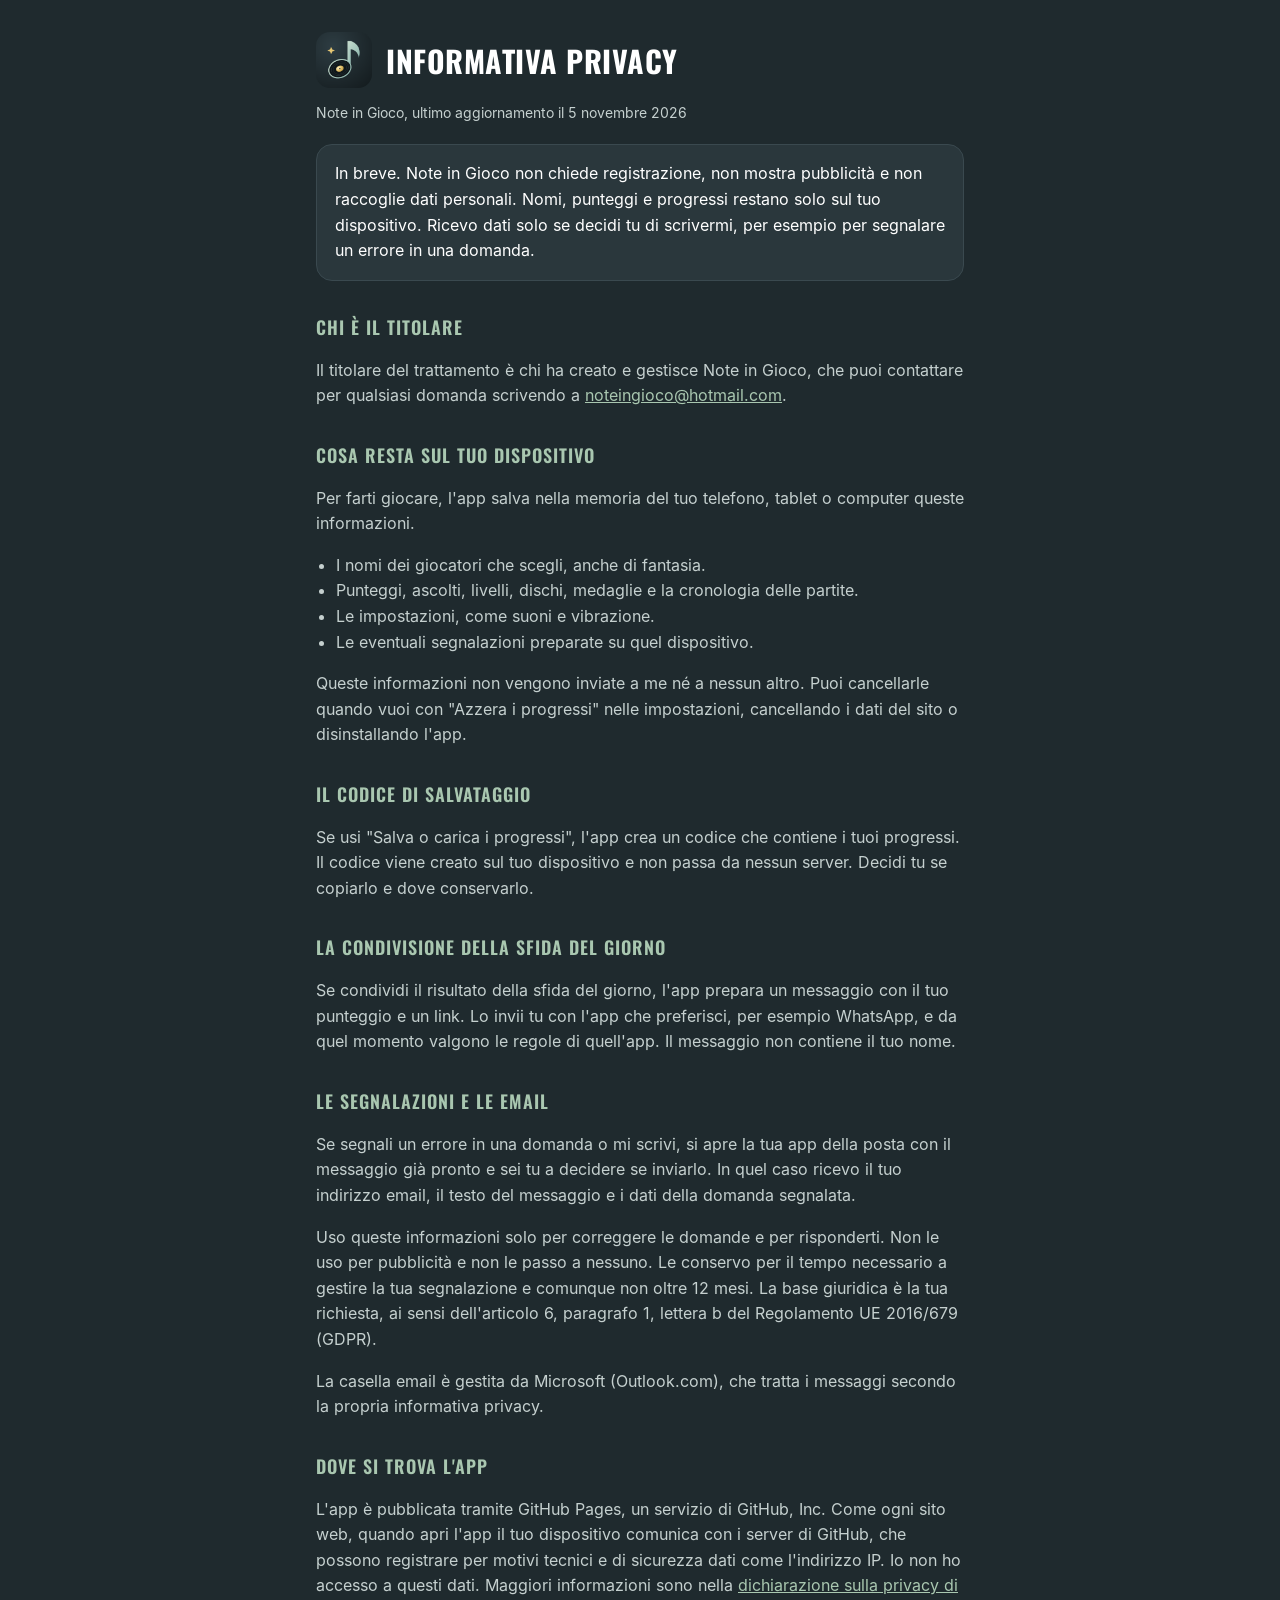
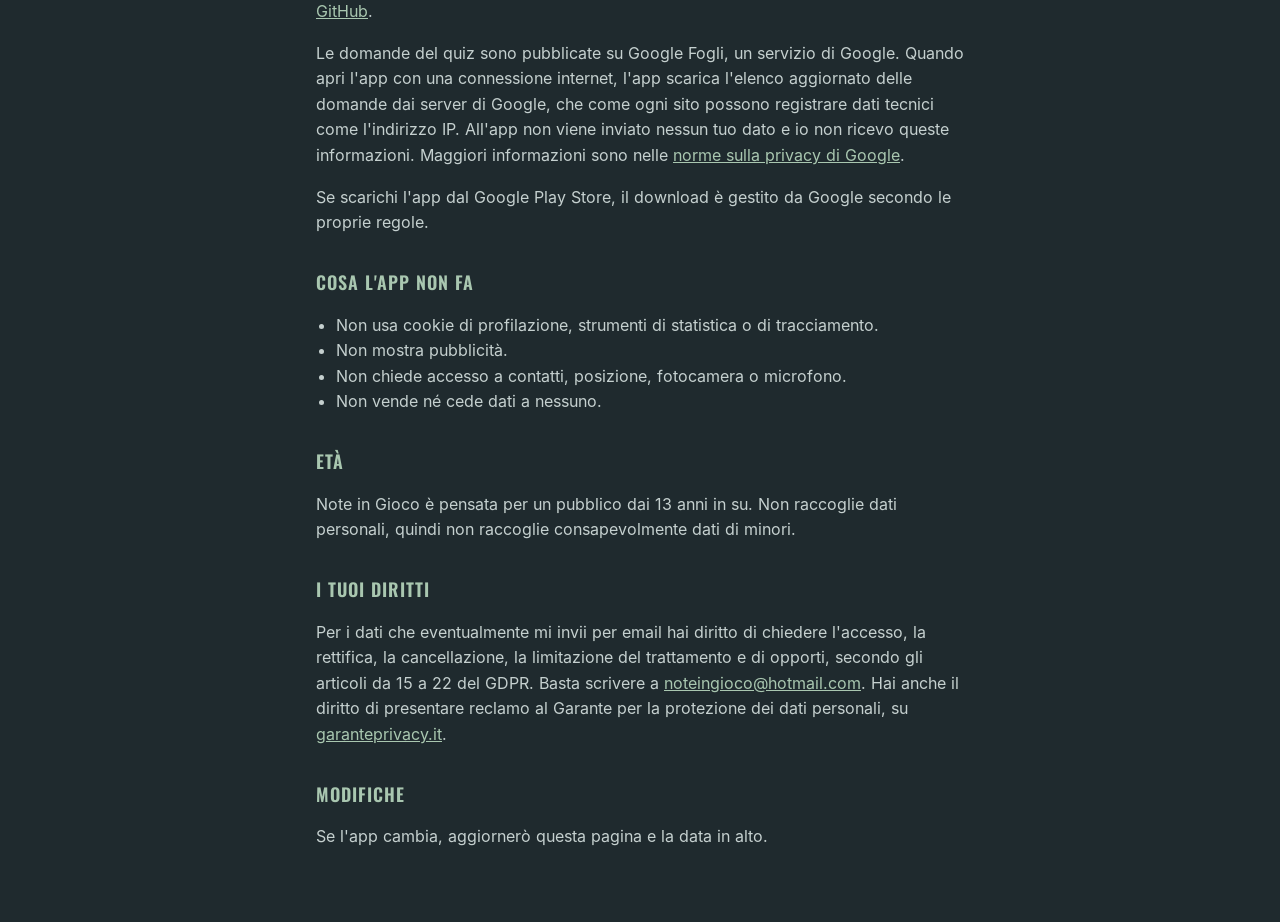
<file: privacy.html>
<!doctype html>
<html lang="it">
<head>
<meta charset="utf-8">
<meta name="viewport" content="width=device-width, initial-scale=1">
<title>Note in Gioco, informativa privacy</title>
<meta name="theme-color" content="#1F2A2E">
<link rel="icon" href="icons/icon.svg" type="image/svg+xml">
<link rel="stylesheet" href="fonts/fonts.css">
<style>
:root { --bg:#1F2A2E; --card:#2A373C; --fg:#FFFFFF; --muted:#C5D0CF; --accent:#A9C7B0; --line:#3A494F; }
* { box-sizing: border-box; }
body { margin:0; background:var(--bg); color:var(--fg); font-family:Inter, system-ui, sans-serif; line-height:1.6; font-size:16px; }
main { max-width:680px; margin:0 auto; padding:32px 16px 56px; }
header { display:flex; align-items:center; gap:14px; margin-bottom:8px; }
header img { width:56px; height:56px; border-radius:14px; }
h1 { font-family:Oswald, Inter, sans-serif; font-weight:700; text-transform:uppercase; letter-spacing:.5px; font-size:30px; line-height:1.1; margin:0; }
h2 { font-family:Oswald, Inter, sans-serif; font-weight:600; text-transform:uppercase; letter-spacing:1px; font-size:18px; color:var(--accent); margin:32px 0 6px; }
p, li { color:var(--muted); }
strong { color:var(--fg); }
a { color:var(--accent); }
ul { padding-left:20px; }
.box { background:var(--card); border:1px solid var(--line); border-radius:16px; padding:16px 18px; margin:20px 0; }
.box p { margin:0; color:var(--fg); }
.small { font-size:14px; }
</style>
</head>
<body>
<main>
<header><img src="icons/icon-192.png" alt=""><h1>Informativa privacy</h1></header>
<p class="small">Note in Gioco, ultimo aggiornamento il 5 novembre 2026</p>

<div class="box"><p>In breve. Note in Gioco non chiede registrazione, non mostra pubblicità e non raccoglie dati personali. Nomi, punteggi e progressi restano solo sul tuo dispositivo. Ricevo dati solo se decidi tu di scrivermi, per esempio per segnalare un errore in una domanda.</p></div>

<h2>Chi è il titolare</h2>
<p>Il titolare del trattamento è chi ha creato e gestisce Note in Gioco, che puoi contattare per qualsiasi domanda scrivendo a <a href="mailto:noteingioco@hotmail.com">noteingioco@hotmail.com</a>.</p>

<h2>Cosa resta sul tuo dispositivo</h2>
<p>Per farti giocare, l'app salva nella memoria del tuo telefono, tablet o computer queste informazioni.</p>
<ul>
<li>I nomi dei giocatori che scegli, anche di fantasia.</li>
<li>Punteggi, ascolti, livelli, dischi, medaglie e la cronologia delle partite.</li>
<li>Le impostazioni, come suoni e vibrazione.</li>
<li>Le eventuali segnalazioni preparate su quel dispositivo.</li>
</ul>
<p>Queste informazioni non vengono inviate a me né a nessun altro. Puoi cancellarle quando vuoi con "Azzera i progressi" nelle impostazioni, cancellando i dati del sito o disinstallando l'app.</p>

<h2>Il codice di salvataggio</h2>
<p>Se usi "Salva o carica i progressi", l'app crea un codice che contiene i tuoi progressi. Il codice viene creato sul tuo dispositivo e non passa da nessun server. Decidi tu se copiarlo e dove conservarlo.</p>

<h2>La condivisione della sfida del giorno</h2>
<p>Se condividi il risultato della sfida del giorno, l'app prepara un messaggio con il tuo punteggio e un link. Lo invii tu con l'app che preferisci, per esempio WhatsApp, e da quel momento valgono le regole di quell'app. Il messaggio non contiene il tuo nome.</p>

<h2>Le segnalazioni e le email</h2>
<p>Se segnali un errore in una domanda o mi scrivi, si apre la tua app della posta con il messaggio già pronto e sei tu a decidere se inviarlo. In quel caso ricevo il tuo indirizzo email, il testo del messaggio e i dati della domanda segnalata.</p>
<p>Uso queste informazioni solo per correggere le domande e per risponderti. Non le uso per pubblicità e non le passo a nessuno. Le conservo per il tempo necessario a gestire la tua segnalazione e comunque non oltre 12 mesi. La base giuridica è la tua richiesta, ai sensi dell'articolo 6, paragrafo 1, lettera b del Regolamento UE 2016/679 (GDPR).</p>
<p>La casella email è gestita da Microsoft (Outlook.com), che tratta i messaggi secondo la propria informativa privacy.</p>

<h2>Dove si trova l'app</h2>
<p>L'app è pubblicata tramite GitHub Pages, un servizio di GitHub, Inc. Come ogni sito web, quando apri l'app il tuo dispositivo comunica con i server di GitHub, che possono registrare per motivi tecnici e di sicurezza dati come l'indirizzo IP. Io non ho accesso a questi dati. Maggiori informazioni sono nella <a href="https://docs.github.com/it/site-policy/privacy-policies/github-general-privacy-statement" target="_blank" rel="noopener">dichiarazione sulla privacy di GitHub</a>.</p>
<p>Le domande del quiz sono pubblicate su Google Fogli, un servizio di Google. Quando apri l'app con una connessione internet, l'app scarica l'elenco aggiornato delle domande dai server di Google, che come ogni sito possono registrare dati tecnici come l'indirizzo IP. All'app non viene inviato nessun tuo dato e io non ricevo queste informazioni. Maggiori informazioni sono nelle <a href="https://policies.google.com/privacy?hl=it" target="_blank" rel="noopener">norme sulla privacy di Google</a>.</p>
<p>Se scarichi l'app dal Google Play Store, il download è gestito da Google secondo le proprie regole.</p>

<h2>Cosa l'app non fa</h2>
<ul>
<li>Non usa cookie di profilazione, strumenti di statistica o di tracciamento.</li>
<li>Non mostra pubblicità.</li>
<li>Non chiede accesso a contatti, posizione, fotocamera o microfono.</li>
<li>Non vende né cede dati a nessuno.</li>
</ul>

<h2>Età</h2>
<p>Note in Gioco è pensata per un pubblico dai 13 anni in su. Non raccoglie dati personali, quindi non raccoglie consapevolmente dati di minori.</p>

<h2>I tuoi diritti</h2>
<p>Per i dati che eventualmente mi invii per email hai diritto di chiedere l'accesso, la rettifica, la cancellazione, la limitazione del trattamento e di opporti, secondo gli articoli da 15 a 22 del GDPR. Basta scrivere a <a href="mailto:noteingioco@hotmail.com">noteingioco@hotmail.com</a>. Hai anche il diritto di presentare reclamo al Garante per la protezione dei dati personali, su <a href="https://www.garanteprivacy.it" target="_blank" rel="noopener">garanteprivacy.it</a>.</p>

<h2>Modifiche</h2>
<p>Se l'app cambia, aggiornerò questa pagina e la data in alto.</p>
</main>
</body>
</html>
</file>
<file: fonts/fonts.css>
@font-face{font-family:'Inter';font-style:normal;font-weight:400;font-display:swap;src:url(inter-400.woff) format('woff')}
@font-face{font-family:'Inter';font-style:normal;font-weight:500;font-display:swap;src:url(inter-500.woff) format('woff')}
@font-face{font-family:'Inter';font-style:normal;font-weight:600;font-display:swap;src:url(inter-600.woff) format('woff')}
@font-face{font-family:'Inter';font-style:normal;font-weight:700;font-display:swap;src:url(inter-700.woff) format('woff')}
@font-face{font-family:'Oswald';font-style:normal;font-weight:700;font-display:swap;src:url(oswald-700.woff) format('woff')}
@font-face{font-family:'Oswald';font-style:normal;font-weight:500;font-display:swap;src:url(oswald-500.woff) format('woff')}
@font-face{font-family:'Oswald';font-style:normal;font-weight:600;font-display:swap;src:url(oswald-600.woff) format('woff')}
</file>
